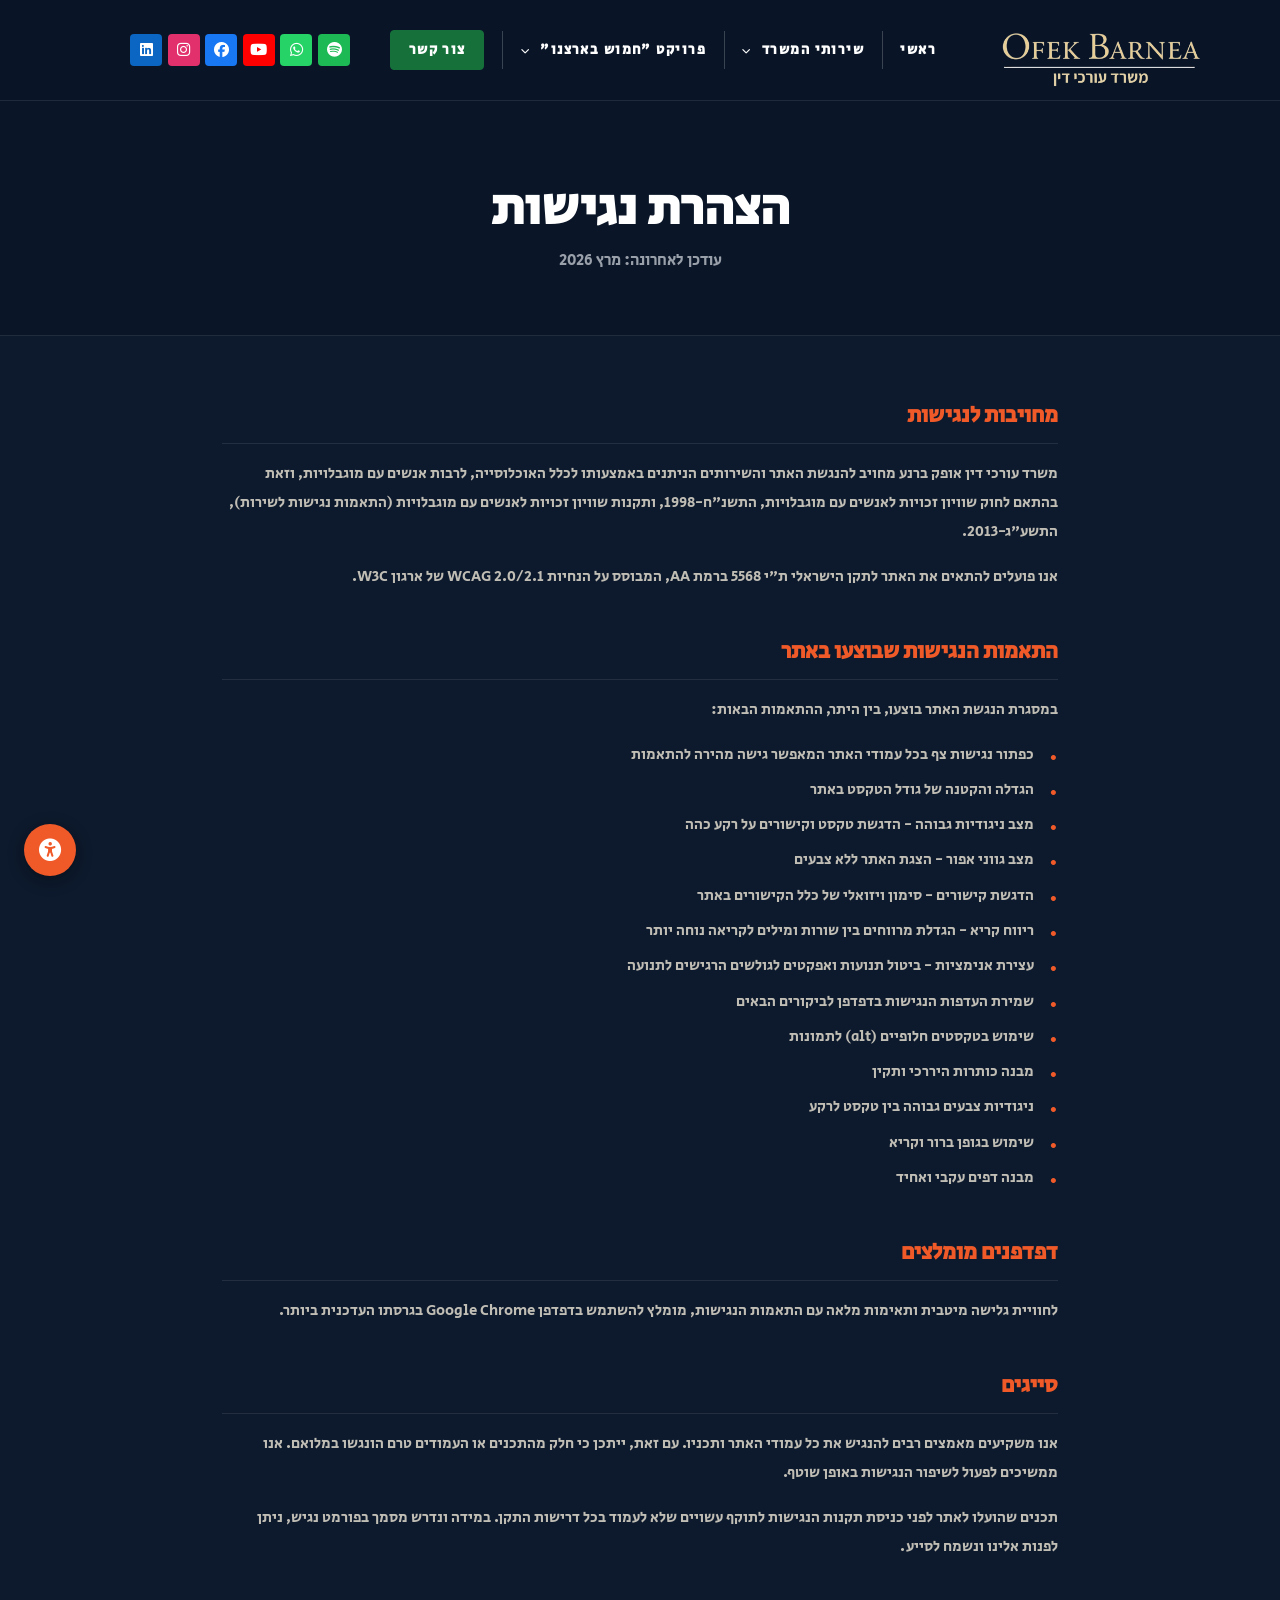
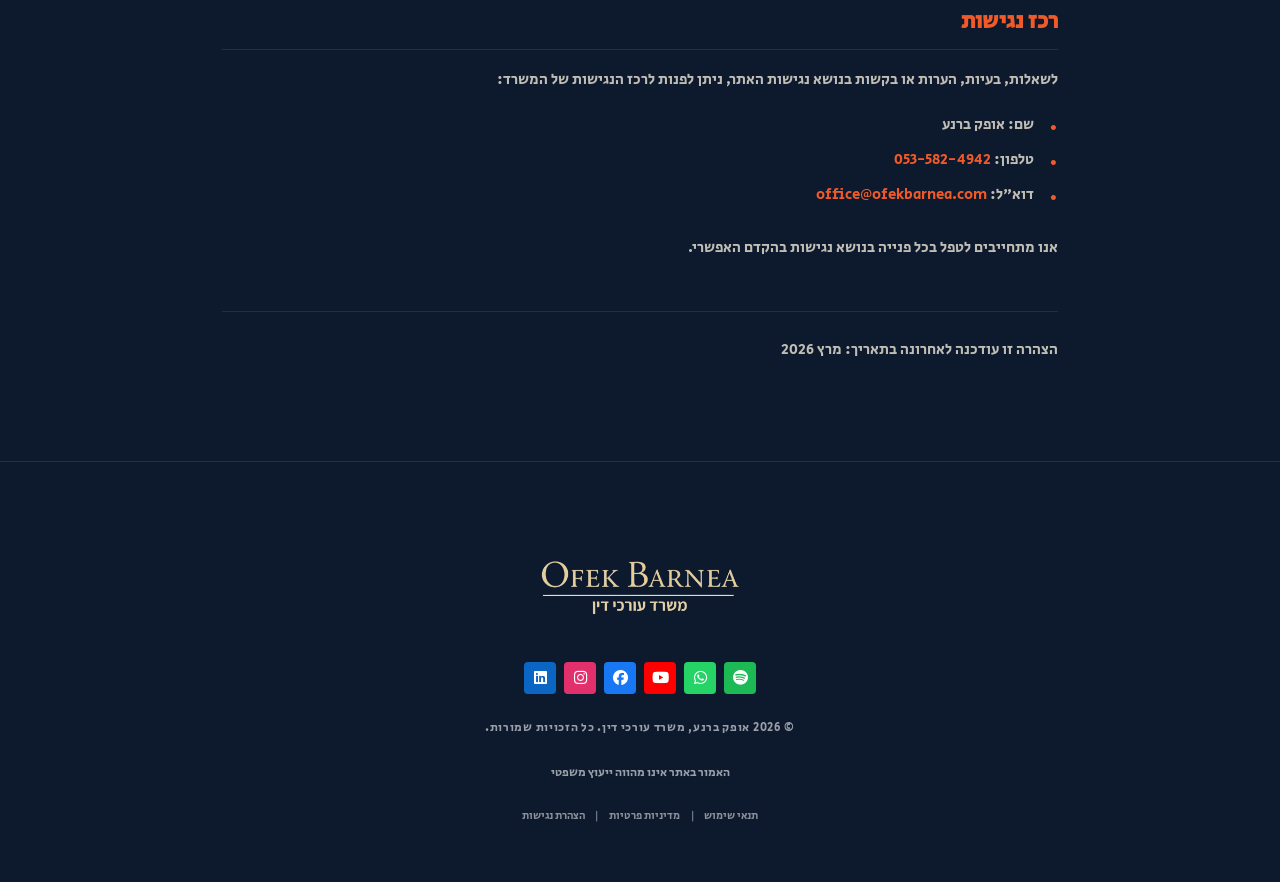
<file: accessibility.html>
<!DOCTYPE html>
<html lang="he" dir="rtl">
<head>
  <meta charset="UTF-8" />
  <meta name="viewport" content="width=device-width, initial-scale=1.0" />
  <title>הצהרת נגישות | אופק ברנע משרד עורכי דין</title>
  <!-- Open Graph -->
  <meta property="og:type" content="website" />
  <meta property="og:url" content="https://ofekbarnea.co.il/accessibility.html" />
  <meta property="og:title" content="הצהרת נגישות | אופק ברנע משרד עורכי דין" />
  <meta property="og:description" content="הצהרת נגישות — אופק ברנע משרד עורכי דין" />
  <meta property="og:image" content="https://ofekbarnea.co.il/images/og-image.png" />
  <meta property="og:image:width" content="1200" />
  <meta property="og:image:height" content="630" />
  <meta property="og:locale" content="he_IL" />
  <meta property="og:site_name" content="אופק ברנע | משרד עורכי דין" />
  <link rel="preconnect" href="https://fonts.googleapis.com" />
  <link rel="preconnect" href="https://fonts.gstatic.com" crossorigin />
  <link href="https://fonts.googleapis.com/css2?family=Secular+One&display=swap" rel="stylesheet" />
  <link rel="stylesheet" href="https://cdnjs.cloudflare.com/ajax/libs/font-awesome/6.5.0/css/all.min.css" />
  <link rel="stylesheet" href="legal.css?v=2" />
  <link rel="stylesheet" href="accessibility-widget.css" />
  <!-- Google AdSense -->
  <script async src="https://pagead2.googlesyndication.com/pagead/js/adsbygoogle.js?client=ca-pub-5288496160555646"
     crossorigin="anonymous"></script>
</head>
<body>
  <a href="#main-content" class="skip-to-content">דלג לתוכן</a>

  <!-- ===== HEADER ===== -->
  <header class="header">
    <nav class="nav">
      <a href="index.html" class="nav-logo">
        <img src="images/משרד עורכי דין ללא רקע.png" alt="אופק ברנע משרד עורכי דין" class="nav-logo-img" />
      </a>
      <ul class="nav-links" id="nav-links">
        <li><a href="index.html">ראשי</a></li>
        <li class="nav-dropdown">
          <a href="index.html#services">שירותי המשרד <i class="fa-solid fa-chevron-down nav-chevron"></i></a>
          <ul class="dropdown-menu">
            <li><a href="neshek.html">רישוי נשק</a></li>
            <li><a href="sgira.html">סגירת תיק פלילי</a></li>
            <li><a href="plili.html">ייצוג בהליכים פליליים</a></li>
            <li><a href="index.html#services">תיקים פליליים</a></li>
            <li><a href="index.html#services">ייעוץ לפני חקירה</a></li>
            <li><a href="index.html#services">ליווי משפטי</a></li>
            <li><a href="index.html#services">ייעוץ משפטי</a></li>
            <li><a href="erar.html">המדריך להגשת ערר על שלילת רישיון נשק</a></li>
          </ul>
        </li>
        <li class="nav-dropdown">
          <a href="index.html#podcast">פרויקט "חמוש בארצנו" <i class="fa-solid fa-chevron-down nav-chevron"></i></a>
          <ul class="dropdown-menu">
            <li><a href="events.html">אירועים קרובים</a></li>
            <li><a href="workshops.html">סדנאות והכשרות</a></li>
            <li><a href="podcast.html">פודקאסט</a></li>
          </ul>
        </li>
        <li><a href="index.html#contact" class="nav-cta">צור קשר</a></li>
      </ul>
      <div class="nav-socials">
        <a href="https://open.spotify.com/show/7q9zEQTl915sBsNd84j75X" class="social-btn spotify" target="_blank" rel="noopener noreferrer" aria-label="Spotify"><i class="fa-brands fa-spotify"></i></a>
        <a href="https://wa.me/972535824942" class="social-btn whatsapp" target="_blank" rel="noopener noreferrer" aria-label="WhatsApp"><i class="fa-brands fa-whatsapp"></i></a>
        <a href="https://youtube.com/playlist?list=PLqxdzFOfiqajC1ga6WbpKCWWV9lNp_h2v" class="social-btn youtube" target="_blank" rel="noopener noreferrer" aria-label="YouTube"><i class="fa-brands fa-youtube"></i></a>
        <a href="https://www.facebook.com/ofek.barnea.5/" class="social-btn facebook" target="_blank" rel="noopener noreferrer" aria-label="Facebook"><i class="fa-brands fa-facebook"></i></a>
        <a href="https://www.instagram.com/ofek_barnea" class="social-btn instagram" target="_blank" rel="noopener noreferrer" aria-label="Instagram"><i class="fa-brands fa-instagram"></i></a>
        <a href="https://www.linkedin.com/in/ofek-barnea-23609a282/" class="social-btn linkedin" target="_blank" rel="noopener noreferrer" aria-label="LinkedIn"><i class="fa-brands fa-linkedin"></i></a>
      </div>
      <button class="hamburger" id="hamburger" aria-label="תפריט">
        <span></span>
        <span></span>
        <span></span>
      </button>
    </nav>
  </header>

  <main>
  <!-- ===== HERO ===== -->
  <section class="lg-hero" id="main-content">
    <div class="lg-container">
      <h1 class="lg-hero-title">הצהרת נגישות</h1>
      <p class="lg-hero-subtitle">עודכן לאחרונה: מרץ 2026</p>
    </div>
  </section>

  <!-- ===== CONTENT ===== -->
  <section class="lg-content">
    <div class="lg-container">

      <h2>מחויבות לנגישות</h2>
      <p>משרד עורכי דין אופק ברנע מחויב להנגשת האתר והשירותים הניתנים באמצעותו לכלל האוכלוסייה, לרבות אנשים עם מוגבלויות, וזאת בהתאם לחוק שוויון זכויות לאנשים עם מוגבלויות, התשנ"ח-1998, ותקנות שוויון זכויות לאנשים עם מוגבלויות (התאמות נגישות לשירות), התשע"ג-2013.</p>
      <p>אנו פועלים להתאים את האתר לתקן הישראלי ת"י 5568 ברמת AA, המבוסס על הנחיות WCAG 2.0/2.1 של ארגון W3C.</p>

      <h2>התאמות הנגישות שבוצעו באתר</h2>
      <p>במסגרת הנגשת האתר בוצעו, בין היתר, ההתאמות הבאות:</p>
      <ul>
        <li>כפתור נגישות צף בכל עמודי האתר המאפשר גישה מהירה להתאמות</li>
        <li>הגדלה והקטנה של גודל הטקסט באתר</li>
        <li>מצב ניגודיות גבוהה - הדגשת טקסט וקישורים על רקע כהה</li>
        <li>מצב גווני אפור - הצגת האתר ללא צבעים</li>
        <li>הדגשת קישורים - סימון ויזואלי של כלל הקישורים באתר</li>
        <li>ריווח קריא - הגדלת מרווחים בין שורות ומילים לקריאה נוחה יותר</li>
        <li>עצירת אנימציות - ביטול תנועות ואפקטים לגולשים הרגישים לתנועה</li>
        <li>שמירת העדפות הנגישות בדפדפן לביקורים הבאים</li>
        <li>שימוש בטקסטים חלופיים (alt) לתמונות</li>
        <li>מבנה כותרות היררכי ותקין</li>
        <li>ניגודיות צבעים גבוהה בין טקסט לרקע</li>
        <li>שימוש בגופן ברור וקריא</li>
        <li>מבנה דפים עקבי ואחיד</li>
      </ul>

      <h2>דפדפנים מומלצים</h2>
      <p>לחוויית גלישה מיטבית ותאימות מלאה עם התאמות הנגישות, מומלץ להשתמש בדפדפן Google Chrome בגרסתו העדכנית ביותר.</p>

      <h2>סייגים</h2>
      <p>אנו משקיעים מאמצים רבים להנגיש את כל עמודי האתר ותכניו. עם זאת, ייתכן כי חלק מהתכנים או העמודים טרם הונגשו במלואם. אנו ממשיכים לפעול לשיפור הנגישות באופן שוטף.</p>
      <p>תכנים שהועלו לאתר לפני כניסת תקנות הנגישות לתוקף עשויים שלא לעמוד בכל דרישות התקן. במידה ונדרש מסמך בפורמט נגיש, ניתן לפנות אלינו ונשמח לסייע.</p>

      <h2>רכז נגישות</h2>
      <p>לשאלות, בעיות, הערות או בקשות בנושא נגישות האתר, ניתן לפנות לרכז הנגישות של המשרד:</p>
      <ul>
        <li>שם: אופק ברנע</li>
        <li>טלפון: <a href="tel:+972535824942">053-582-4942</a></li>
        <li>דוא"ל: <a href="mailto:office@ofekbarnea.com">office@ofekbarnea.com</a></li>
      </ul>
      <p>אנו מתחייבים לטפל בכל פנייה בנושא נגישות בהקדם האפשרי.</p>

      <p class="lg-update">הצהרה זו עודכנה לאחרונה בתאריך: מרץ 2026</p>

    </div>
  </section>

  </main>

  <!-- ===== FOOTER ===== -->
  <footer class="footer">
    <div class="container">
      <div class="footer-logo">
        <img src="images/משרד עורכי דין ללא רקע.png" alt="אופק ברנע משרד עורכי דין" class="footer-logo-img" />
      </div>
      <div class="social-icons">
        <a href="https://open.spotify.com/show/7q9zEQTl915sBsNd84j75X" class="social-btn spotify" target="_blank" rel="noopener noreferrer" aria-label="Spotify"><i class="fa-brands fa-spotify"></i></a>
        <a href="https://wa.me/972535824942" class="social-btn whatsapp" target="_blank" rel="noopener noreferrer" aria-label="WhatsApp"><i class="fa-brands fa-whatsapp"></i></a>
        <a href="https://youtube.com/playlist?list=PLqxdzFOfiqajC1ga6WbpKCWWV9lNp_h2v" class="social-btn youtube" target="_blank" rel="noopener noreferrer" aria-label="YouTube"><i class="fa-brands fa-youtube"></i></a>
        <a href="https://www.facebook.com/ofek.barnea.5/" class="social-btn facebook" target="_blank" rel="noopener noreferrer" aria-label="Facebook"><i class="fa-brands fa-facebook"></i></a>
        <a href="https://www.instagram.com/ofek_barnea" class="social-btn instagram" target="_blank" rel="noopener noreferrer" aria-label="Instagram"><i class="fa-brands fa-instagram"></i></a>
        <a href="https://www.linkedin.com/in/ofek-barnea-23609a282/" class="social-btn linkedin" target="_blank" rel="noopener noreferrer" aria-label="LinkedIn"><i class="fa-brands fa-linkedin"></i></a>
      </div>
      <p class="footer-copy">© 2026 אופק ברנע, משרד עורכי דין. כל הזכויות שמורות.</p>
      <p class="footer-disclaimer">האמור באתר אינו מהווה ייעוץ משפטי</p>
      <div class="footer-legal-links">
        <a href="terms.html">תנאי שימוש</a>
        <span class="footer-sep">|</span>
        <a href="privacy.html">מדיניות פרטיות</a>
        <span class="footer-sep">|</span>
        <a href="accessibility.html">הצהרת נגישות</a>
      </div>
    </div>
  </footer>

  <script src="script.js"></script>
  <script src="accessibility.js"></script>
</body>
</html>
</file>
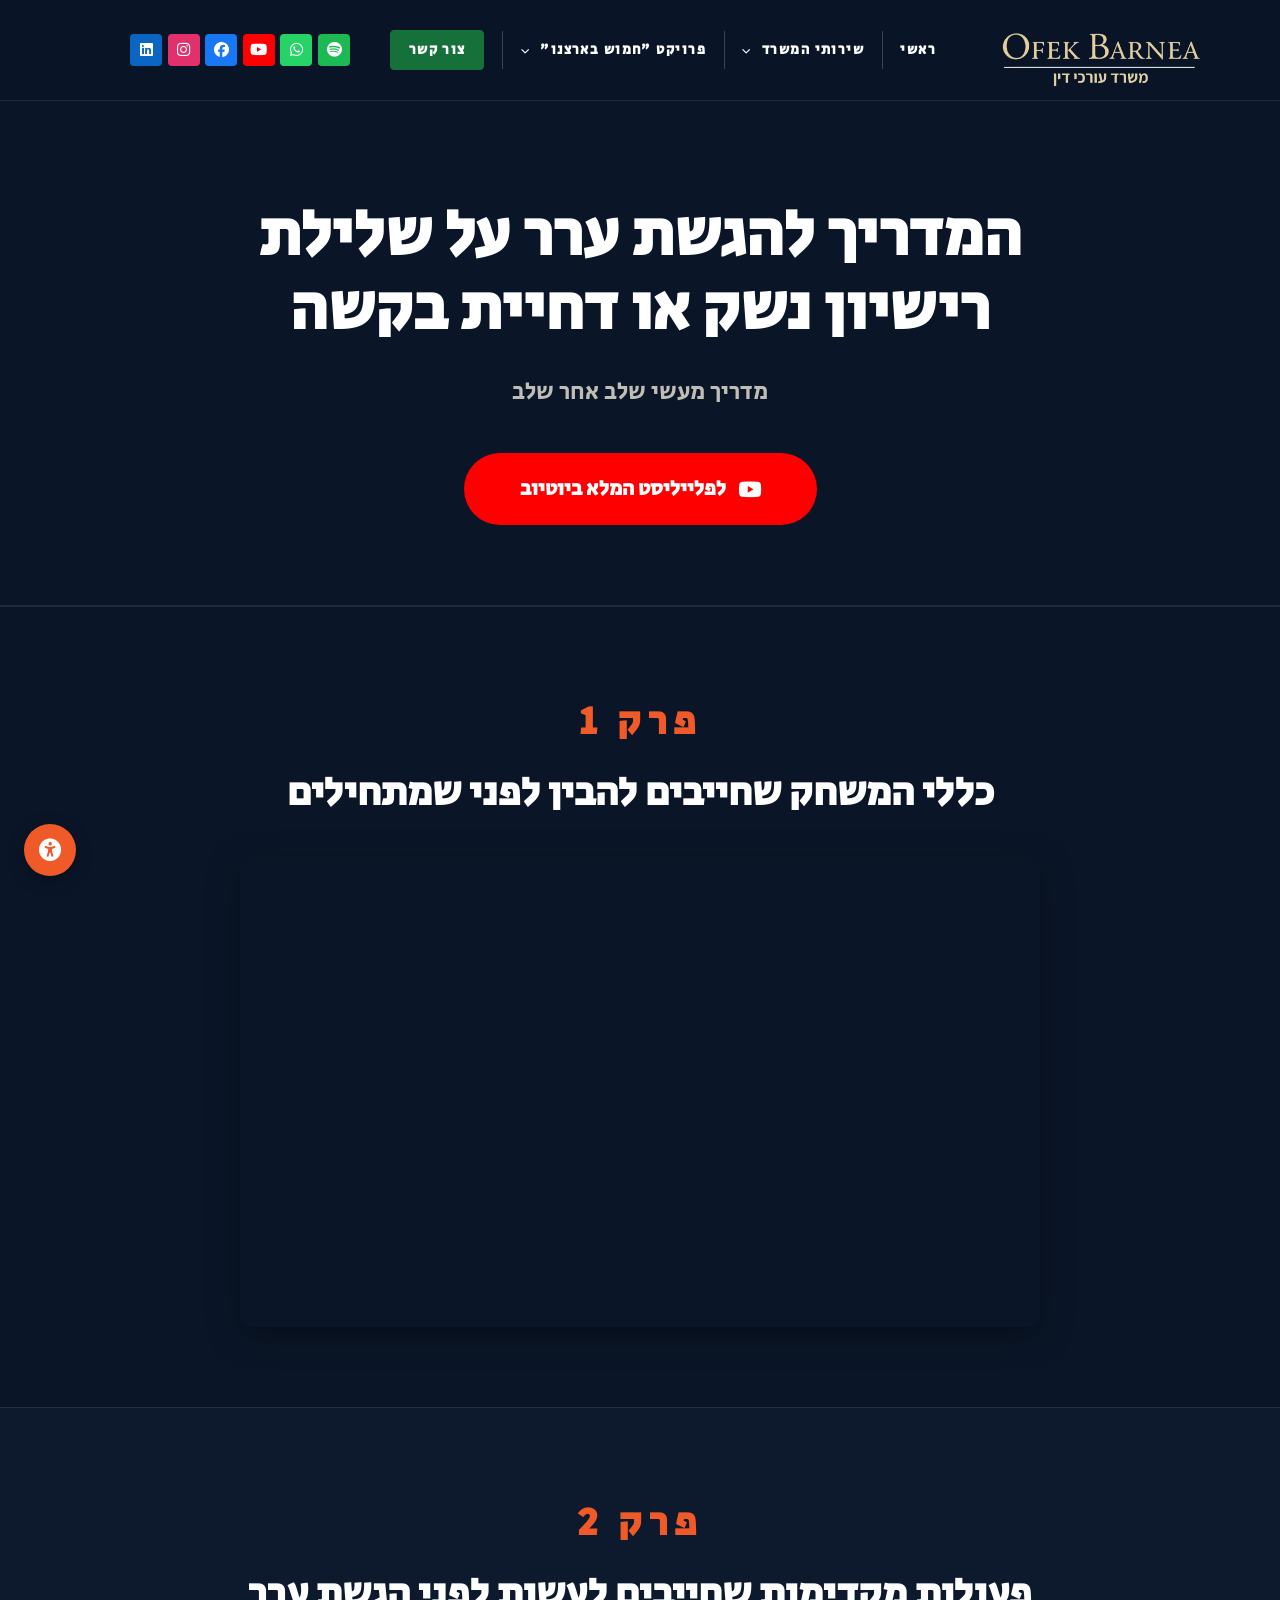
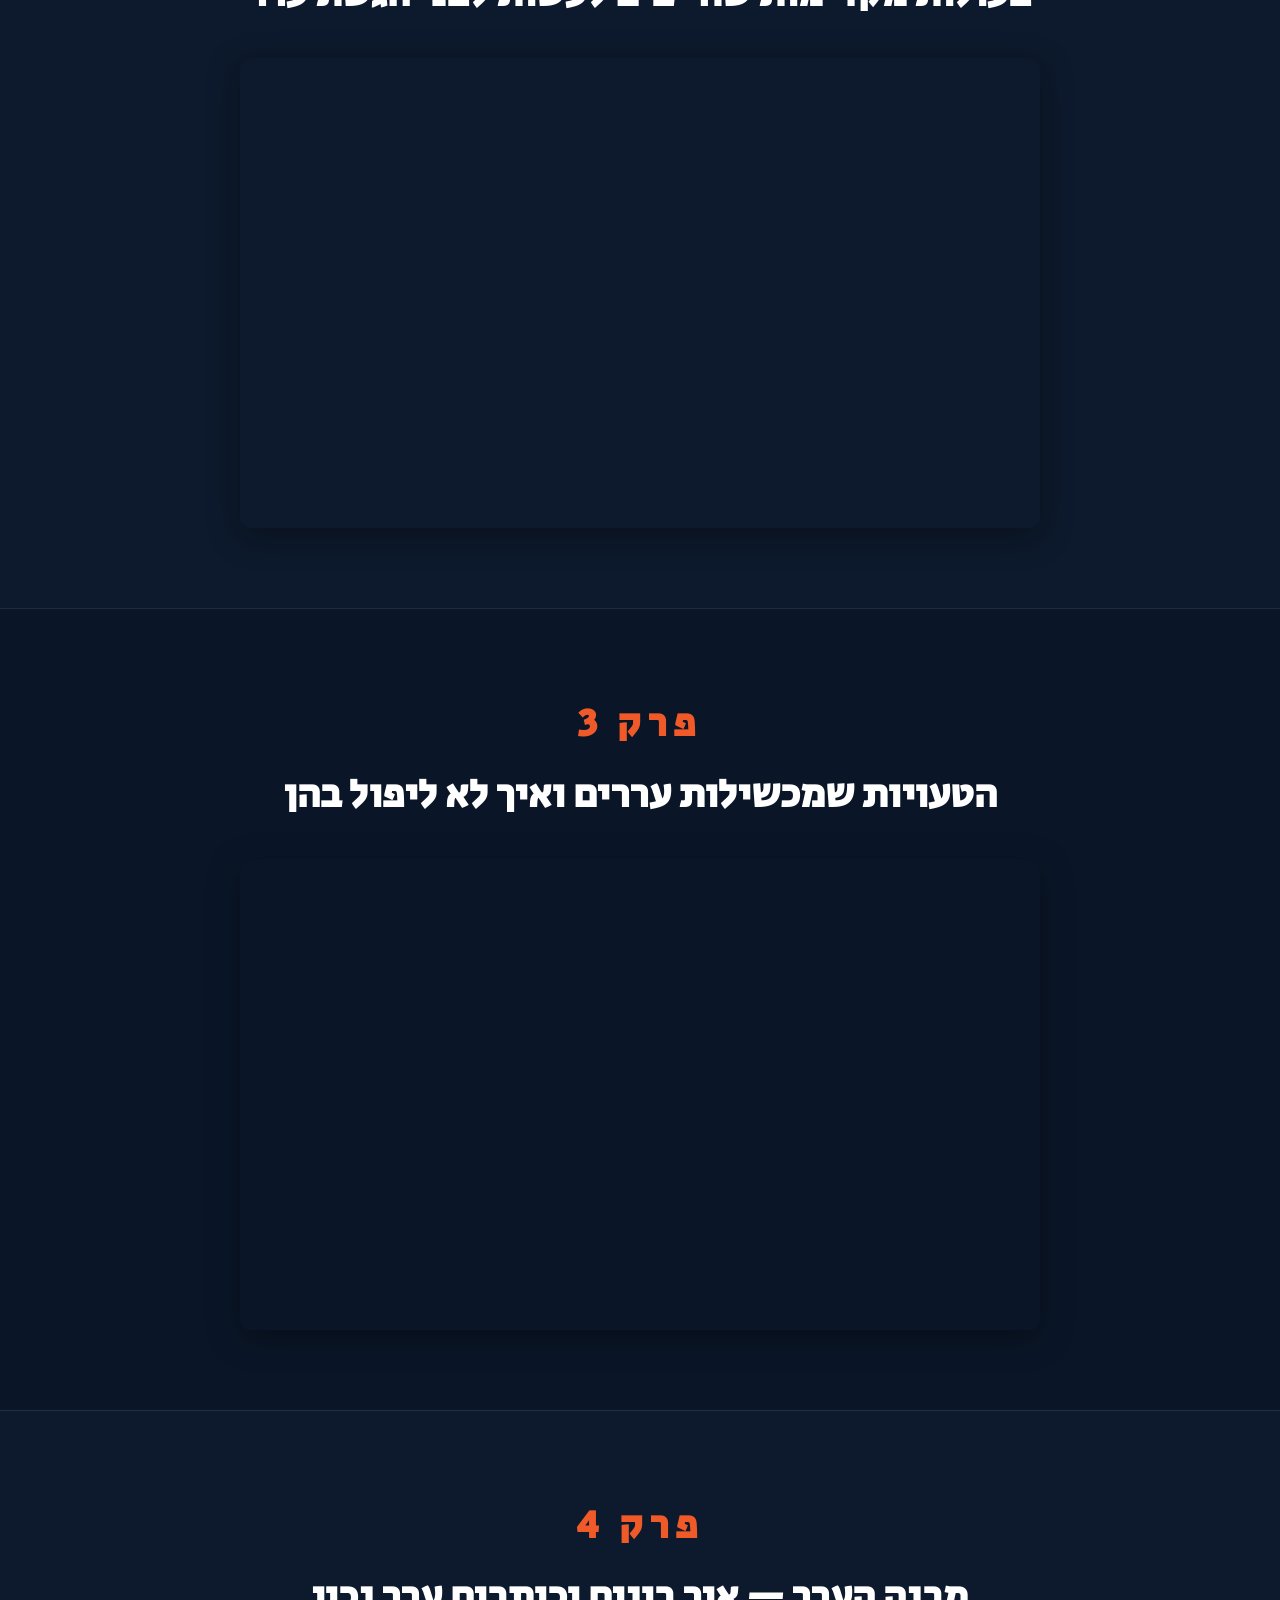
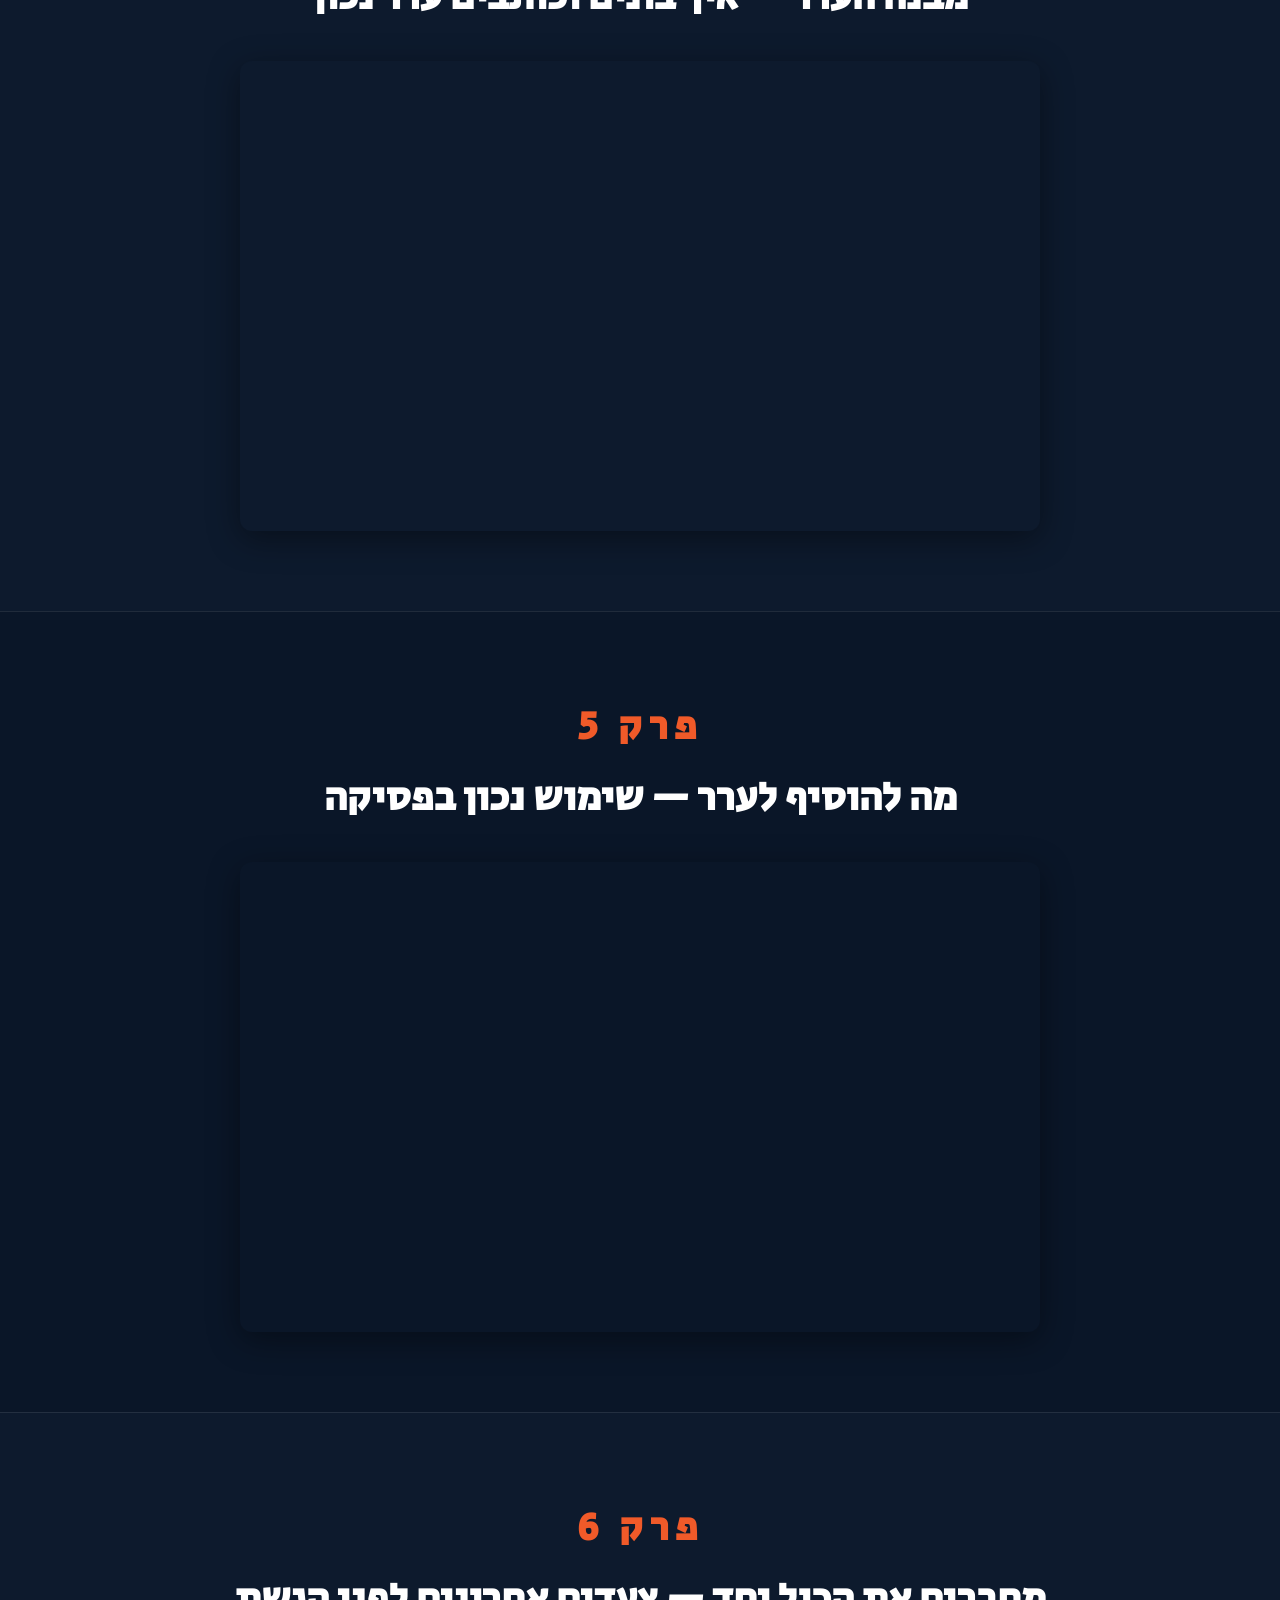
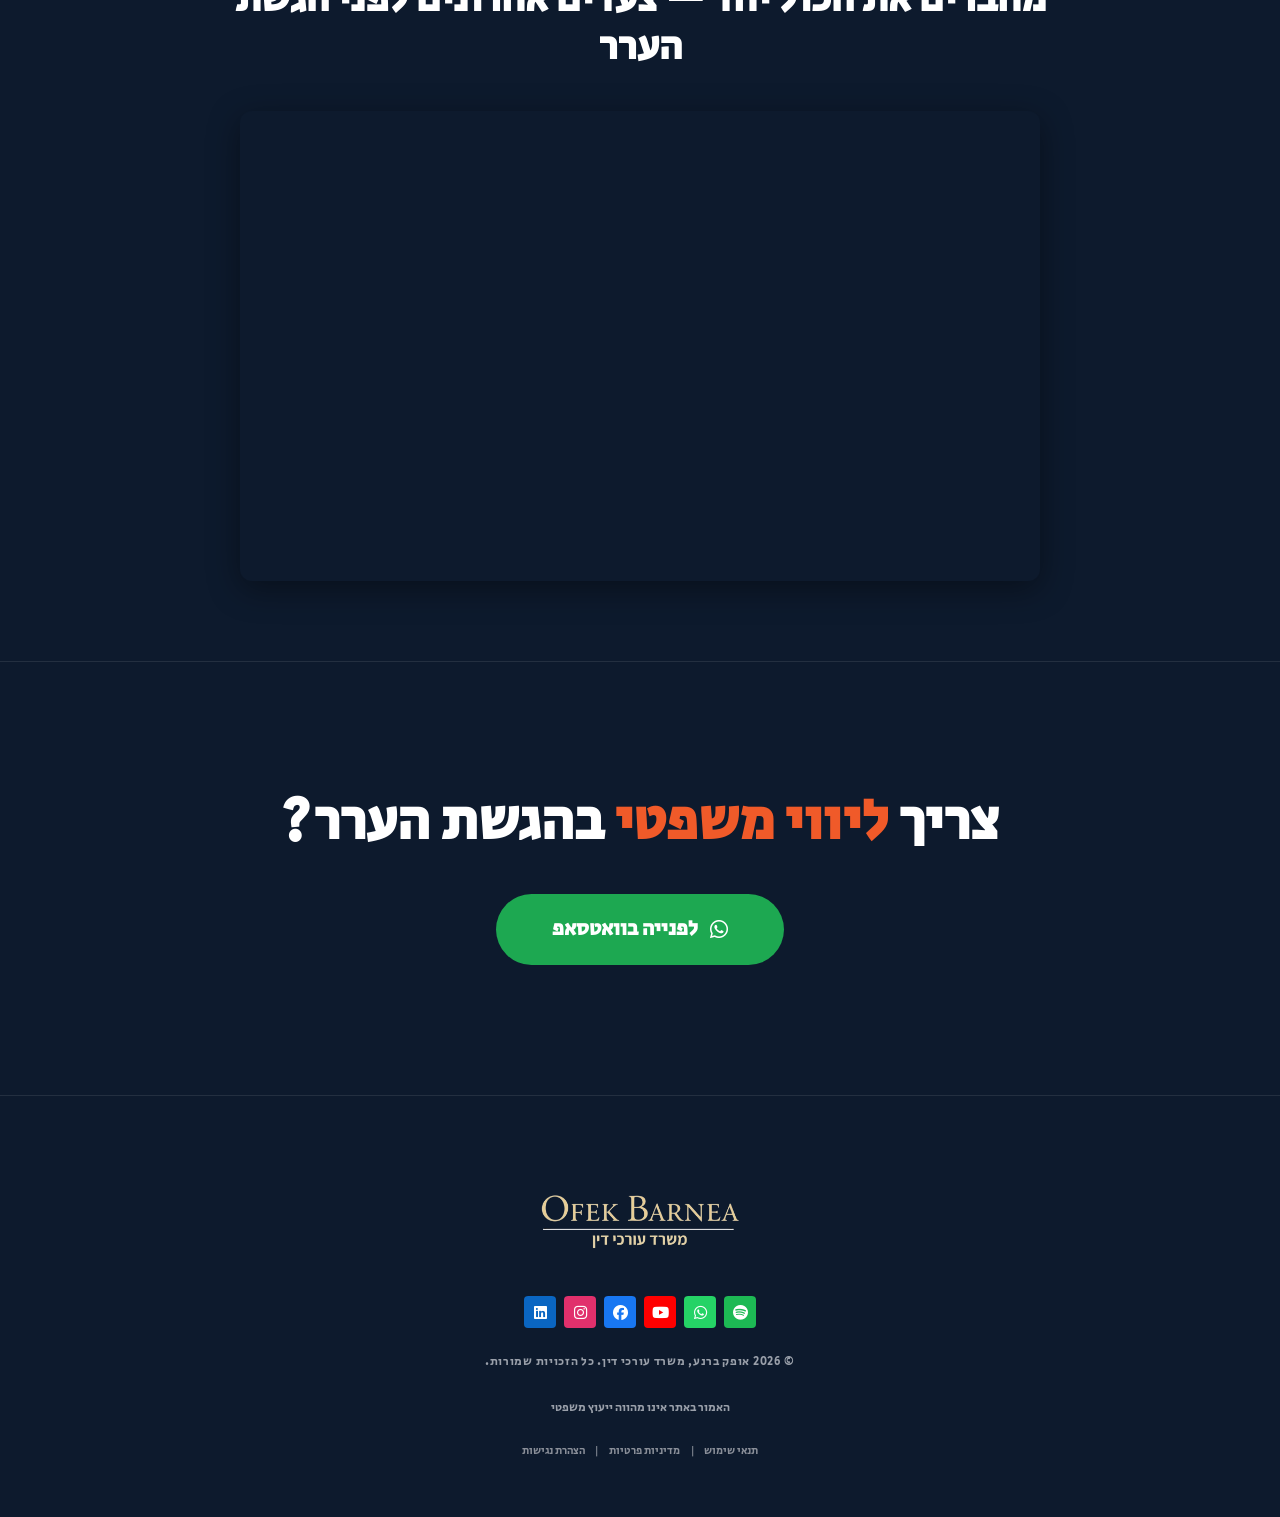
<file: erar.html>
<!DOCTYPE html>
<html lang="he" dir="rtl">
<head>
  <meta charset="UTF-8" />
  <meta name="viewport" content="width=device-width, initial-scale=1.0" />
  <title>המדריך להגשת ערר על שלילת רישיון נשק | אופק ברנע משרד עורכי דין</title>
  <!-- Open Graph -->
  <meta property="og:type" content="website" />
  <meta property="og:url" content="https://ofekbarnea.co.il/erar.html" />
  <meta property="og:title" content="המדריך להגשת ערר על שלילת רישיון נשק | אופק ברנע משרד עורכי דין" />
  <meta property="og:description" content="המדריך המלא להגשת ערר על שלילת רישיון נשק או דחיית בקשה" />
  <meta property="og:image" content="https://ofekbarnea.co.il/images/og-image.png" />
  <meta property="og:image:width" content="1200" />
  <meta property="og:image:height" content="630" />
  <meta property="og:locale" content="he_IL" />
  <meta property="og:site_name" content="אופק ברנע | משרד עורכי דין" />
  <link rel="preconnect" href="https://fonts.googleapis.com" />
  <link rel="preconnect" href="https://fonts.gstatic.com" crossorigin />
  <link href="https://fonts.googleapis.com/css2?family=Secular+One&display=swap" rel="stylesheet" />
  <link rel="stylesheet" href="https://cdnjs.cloudflare.com/ajax/libs/font-awesome/6.5.0/css/all.min.css" />
  <link rel="stylesheet" href="erar.css?v=3" />
  <link rel="stylesheet" href="accessibility-widget.css" />
  <!-- Google AdSense -->
  <script async src="https://pagead2.googlesyndication.com/pagead/js/adsbygoogle.js?client=ca-pub-5288496160555646"
     crossorigin="anonymous"></script>
</head>
<body>
  <a href="#main-content" class="skip-to-content">דלג לתוכן</a>

  <!-- ===== HEADER ===== -->
  <header class="header">
    <nav class="nav">
      <a href="index.html" class="nav-logo">
        <img src="images/משרד עורכי דין ללא רקע.png" alt="אופק ברנע משרד עורכי דין" class="nav-logo-img" />
      </a>
      <ul class="nav-links" id="nav-links">
        <li><a href="index.html">ראשי</a></li>
        <li class="nav-dropdown">
          <a href="index.html#services">שירותי המשרד <i class="fa-solid fa-chevron-down nav-chevron"></i></a>
          <ul class="dropdown-menu">
            <li><a href="neshek.html">רישוי נשק</a></li>
            <li><a href="sgira.html">סגירת תיק פלילי</a></li>
            <li><a href="plili.html">ייצוג בהליכים פליליים</a></li>
            <li><a href="index.html#services">תיקים פליליים</a></li>
            <li><a href="index.html#services">ייעוץ לפני חקירה</a></li>
            <li><a href="index.html#services">ליווי משפטי</a></li>
            <li><a href="index.html#services">ייעוץ משפטי</a></li>
            <li><a href="erar.html">המדריך להגשת ערר על שלילת רישיון נשק</a></li>
          </ul>
        </li>
        <li class="nav-dropdown">
          <a href="index.html#podcast">פרויקט "חמוש בארצנו" <i class="fa-solid fa-chevron-down nav-chevron"></i></a>
          <ul class="dropdown-menu">
            <li><a href="events.html">אירועים קרובים</a></li>
            <li><a href="workshops.html">סדנאות והכשרות</a></li>
            <li><a href="podcast.html">פודקאסט</a></li>
          </ul>
        </li>
        <li><a href="index.html#contact" class="nav-cta">צור קשר</a></li>
      </ul>
      <div class="nav-socials">
        <a href="https://open.spotify.com/show/7q9zEQTl915sBsNd84j75X" class="social-btn spotify" target="_blank" rel="noopener noreferrer" aria-label="Spotify"><i class="fa-brands fa-spotify"></i></a>
        <a href="https://wa.me/972535824942" class="social-btn whatsapp" target="_blank" rel="noopener noreferrer" aria-label="WhatsApp"><i class="fa-brands fa-whatsapp"></i></a>
        <a href="https://youtube.com/playlist?list=PLqxdzFOfiqajC1ga6WbpKCWWV9lNp_h2v" class="social-btn youtube" target="_blank" rel="noopener noreferrer" aria-label="YouTube"><i class="fa-brands fa-youtube"></i></a>
        <a href="https://www.facebook.com/ofek.barnea.5/" class="social-btn facebook" target="_blank" rel="noopener noreferrer" aria-label="Facebook"><i class="fa-brands fa-facebook"></i></a>
        <a href="https://www.instagram.com/ofek_barnea" class="social-btn instagram" target="_blank" rel="noopener noreferrer" aria-label="Instagram"><i class="fa-brands fa-instagram"></i></a>
        <a href="https://www.linkedin.com/in/ofek-barnea-23609a282/" class="social-btn linkedin" target="_blank" rel="noopener noreferrer" aria-label="LinkedIn"><i class="fa-brands fa-linkedin"></i></a>
      </div>
      <button class="hamburger" id="hamburger" aria-label="תפריט">
        <span></span>
        <span></span>
        <span></span>
      </button>
    </nav>
  </header>

  <main>
  <!-- ===== HERO ===== -->
  <section class="e-hero" id="main-content">
    <div class="e-hero-inner">
      <h1 class="e-hero-title">המדריך להגשת ערר על שלילת רישיון נשק או דחיית בקשה</h1>
      <p class="e-hero-subtitle">מדריך מעשי שלב אחר שלב</p>
      <a href="https://youtube.com/playlist?list=PLqxdzFOfiqajsYuYWBTRckNGaydKXIZRq&si=T6iKpjmSMcETLIry" class="e-btn-red e-btn-xl" target="_blank" rel="noopener noreferrer">
        <i class="fa-brands fa-youtube"></i>
        <span>לפלייליסט המלא ביוטיוב</span>
      </a>
    </div>
  </section>

  <!-- ===== EPISODE 1 ===== -->
  <section class="e-section e-section-dark">
    <div class="e-container">
      <p class="e-episode-num">פרק 1</p>
      <h2 class="e-episode-title">כללי המשחק שחייבים להבין לפני שמתחילים</h2>
      <div class="e-video-wrapper">
        <iframe src="https://www.youtube.com/embed/iBgU0Px4DLc" title="פרק 1 - כללי המשחק שחייבים להבין לפני שמתחילים" frameborder="0" allow="accelerometer; autoplay; clipboard-write; encrypted-media; gyroscope; picture-in-picture" allowfullscreen></iframe>
      </div>
    </div>
  </section>

  <!-- ===== EPISODE 2 ===== -->
  <section class="e-section e-section-light">
    <div class="e-container">
      <p class="e-episode-num">פרק 2</p>
      <h2 class="e-episode-title">פעולות מקדימות שחייבים לעשות לפני הגשת ערר</h2>
      <div class="e-video-wrapper">
        <iframe src="https://www.youtube.com/embed/Bvb4LToudug" title="פרק 2 - פעולות מקדימות שחייבים לעשות לפני הגשת ערר" frameborder="0" allow="accelerometer; autoplay; clipboard-write; encrypted-media; gyroscope; picture-in-picture" allowfullscreen></iframe>
      </div>
    </div>
  </section>

  <!-- ===== EPISODE 3 ===== -->
  <section class="e-section e-section-dark">
    <div class="e-container">
      <p class="e-episode-num">פרק 3</p>
      <h2 class="e-episode-title">הטעויות שמכשילות עררים ואיך לא ליפול בהן</h2>
      <div class="e-video-wrapper">
        <iframe src="https://www.youtube.com/embed/VGqm4I2qcc0" title="פרק 3 - הטעויות שמכשילות עררים ואיך לא ליפול בהן" frameborder="0" allow="accelerometer; autoplay; clipboard-write; encrypted-media; gyroscope; picture-in-picture" allowfullscreen></iframe>
      </div>
    </div>
  </section>

  <!-- ===== EPISODE 4 ===== -->
  <section class="e-section e-section-light">
    <div class="e-container">
      <p class="e-episode-num">פרק 4</p>
      <h2 class="e-episode-title">מבנה הערר — איך בונים וכותבים ערר נכון</h2>
      <div class="e-video-wrapper">
        <iframe src="https://www.youtube.com/embed/F8MXMZGWhhI" title="פרק 4 - מבנה הערר- איך בונים וכותבים ערר נכון" frameborder="0" allow="accelerometer; autoplay; clipboard-write; encrypted-media; gyroscope; picture-in-picture" allowfullscreen></iframe>
      </div>
    </div>
  </section>

  <!-- ===== EPISODE 5 ===== -->
  <section class="e-section e-section-dark">
    <div class="e-container">
      <p class="e-episode-num">פרק 5</p>
      <h2 class="e-episode-title">מה להוסיף לערר — שימוש נכון בפסיקה</h2>
      <div class="e-video-wrapper">
        <iframe src="https://www.youtube.com/embed/fXokbCNWpgo" title="פרק 5 - מה להוסיף לערר- שימוש נכון בפסיקה" frameborder="0" allow="accelerometer; autoplay; clipboard-write; encrypted-media; gyroscope; picture-in-picture" allowfullscreen></iframe>
      </div>
    </div>
  </section>

  <!-- ===== EPISODE 6 ===== -->
  <section class="e-section e-section-light">
    <div class="e-container">
      <p class="e-episode-num">פרק 6</p>
      <h2 class="e-episode-title">מחברים את הכול יחד — צעדים אחרונים לפני הגשת הערר</h2>
      <div class="e-video-wrapper">
        <iframe src="https://www.youtube.com/embed/sBG3oCYJXJQ" title="פרק 6 - מחברים את הכול יחד- צעדים אחרונים לפני הגשת הערר" frameborder="0" allow="accelerometer; autoplay; clipboard-write; encrypted-media; gyroscope; picture-in-picture" allowfullscreen></iframe>
      </div>
    </div>
  </section>

  <!-- ===== CTA ===== -->
  <section class="e-cta">
    <div class="e-container">
      <h2 class="e-cta-title">צריך <span class="e-orange">ליווי משפטי</span> בהגשת הערר?</h2>
      <a href="https://wa.me/972535824942" class="e-btn-green e-btn-xl">
        <i class="fa-brands fa-whatsapp"></i> לפנייה בוואטסאפ
      </a>
    </div>
  </section>

  </main>

  <!-- ===== FOOTER ===== -->
  <footer class="footer">
    <div class="container">
      <div class="footer-logo">
        <img src="images/משרד עורכי דין ללא רקע.png" alt="אופק ברנע משרד עורכי דין" class="footer-logo-img" />
      </div>
      <div class="social-icons">
        <a href="https://open.spotify.com/show/7q9zEQTl915sBsNd84j75X" class="social-btn spotify" target="_blank" rel="noopener noreferrer" aria-label="Spotify"><i class="fa-brands fa-spotify"></i></a>
        <a href="https://wa.me/972535824942" class="social-btn whatsapp" target="_blank" rel="noopener noreferrer" aria-label="WhatsApp"><i class="fa-brands fa-whatsapp"></i></a>
        <a href="https://youtube.com/playlist?list=PLqxdzFOfiqajC1ga6WbpKCWWV9lNp_h2v" class="social-btn youtube" target="_blank" rel="noopener noreferrer" aria-label="YouTube"><i class="fa-brands fa-youtube"></i></a>
        <a href="https://www.facebook.com/ofek.barnea.5/" class="social-btn facebook" target="_blank" rel="noopener noreferrer" aria-label="Facebook"><i class="fa-brands fa-facebook"></i></a>
        <a href="https://www.instagram.com/ofek_barnea" class="social-btn instagram" target="_blank" rel="noopener noreferrer" aria-label="Instagram"><i class="fa-brands fa-instagram"></i></a>
        <a href="https://www.linkedin.com/in/ofek-barnea-23609a282/" class="social-btn linkedin" target="_blank" rel="noopener noreferrer" aria-label="LinkedIn"><i class="fa-brands fa-linkedin"></i></a>
      </div>
      <p class="footer-copy">&copy; 2026 אופק ברנע, משרד עורכי דין. כל הזכויות שמורות.</p>
      <p class="footer-disclaimer">האמור באתר אינו מהווה ייעוץ משפטי</p>
      <div class="footer-legal-links">
        <a href="terms.html">תנאי שימוש</a>
        <span class="footer-sep">|</span>
        <a href="privacy.html">מדיניות פרטיות</a>
        <span class="footer-sep">|</span>
        <a href="accessibility.html">הצהרת נגישות</a>
      </div>
    </div>
  </footer>

  <script src="script.js"></script>
  <script src="accessibility.js"></script>
</body>
</html>
</file>
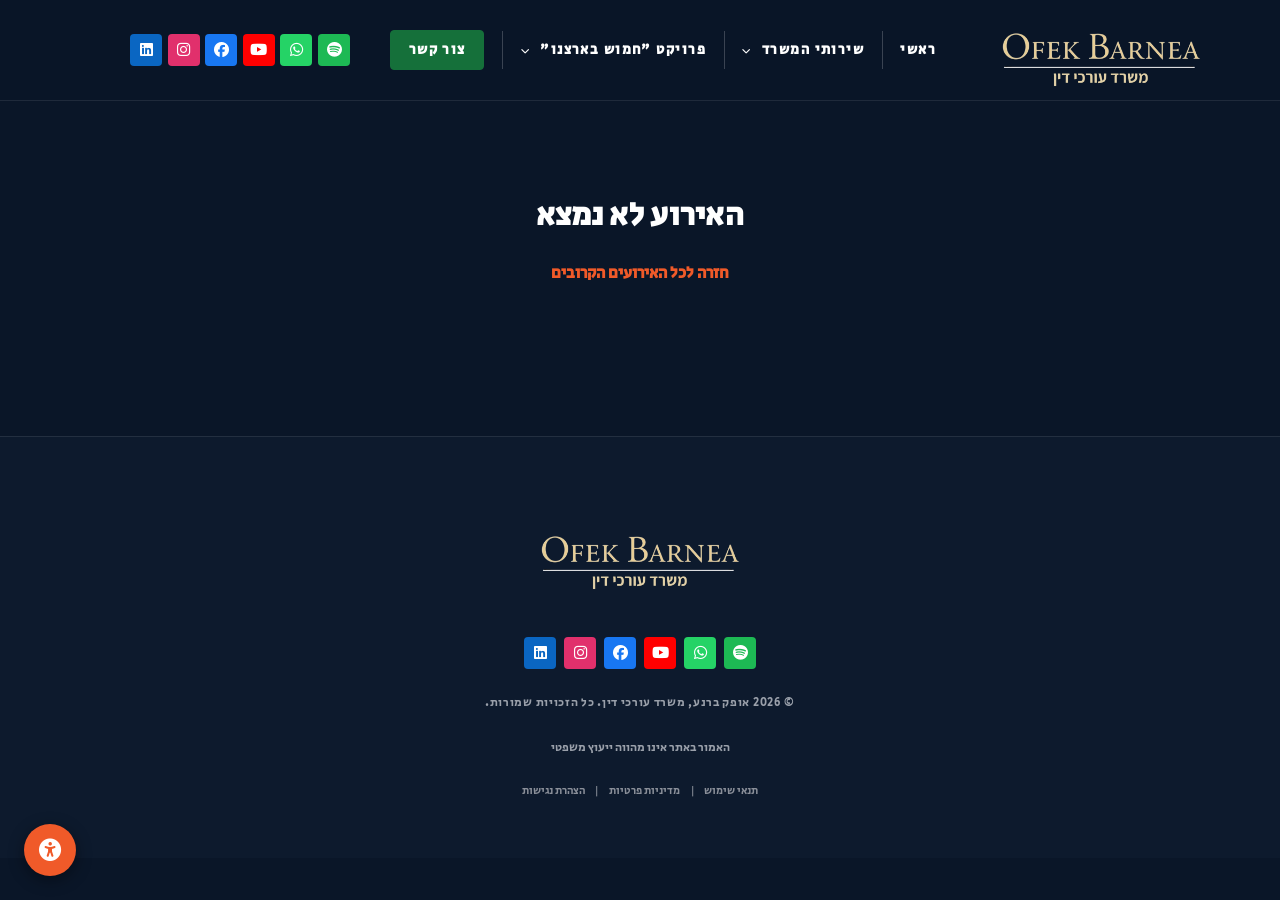
<file: event.html>
<!DOCTYPE html>
<html lang="he" dir="rtl">
<head>
  <meta charset="UTF-8" />
  <meta name="viewport" content="width=device-width, initial-scale=1.0" />
  <title>חמוש בארצנו - אירוע | אופק ברנע משרד עורכי דין</title>
  <!-- Open Graph -->
  <meta property="og:type" content="website" />
  <meta property="og:url" content="https://ofekbarnea.co.il/event.html" />
  <meta property="og:title" content="חמוש בארצנו - אירוע קרוב | אופק ברנע משרד עורכי דין" />
  <meta property="og:description" content="פרטי אירוע של פרויקט חמוש בארצנו" />
  <meta property="og:image" content="https://ofekbarnea.co.il/images/og-image.png" />
  <meta property="og:image:width" content="1200" />
  <meta property="og:image:height" content="630" />
  <meta property="og:locale" content="he_IL" />
  <meta property="og:site_name" content="אופק ברנע | משרד עורכי דין" />
  <link rel="preconnect" href="https://fonts.googleapis.com" />
  <link rel="preconnect" href="https://fonts.gstatic.com" crossorigin />
  <link href="https://fonts.googleapis.com/css2?family=Secular+One&display=swap" rel="stylesheet" />
  <link rel="stylesheet" href="https://cdnjs.cloudflare.com/ajax/libs/font-awesome/6.5.0/css/all.min.css" />
  <link rel="stylesheet" href="events.css?v=16" />
  <link rel="stylesheet" href="accessibility-widget.css" />
  <!-- Google AdSense -->
  <script async src="https://pagead2.googlesyndication.com/pagead/js/adsbygoogle.js?client=ca-pub-5288496160555646"
     crossorigin="anonymous"></script>
</head>
<body>
  <a href="#main-content" class="skip-to-content">דלג לתוכן</a>

  <!-- ===== HEADER ===== -->
  <header class="header">
    <nav class="nav">
      <a href="index.html" class="nav-logo">
        <img src="images/משרד עורכי דין ללא רקע.png" alt="אופק ברנע משרד עורכי דין" class="nav-logo-img" />
      </a>
      <ul class="nav-links" id="nav-links">
        <li><a href="index.html">ראשי</a></li>
        <li class="nav-dropdown">
          <a href="index.html#services">שירותי המשרד <i class="fa-solid fa-chevron-down nav-chevron"></i></a>
          <ul class="dropdown-menu">
            <li><a href="neshek.html">רישוי נשק</a></li>
            <li><a href="sgira.html">סגירת תיק פלילי</a></li>
            <li><a href="plili.html">ייצוג בהליכים פליליים</a></li>
            <li><a href="index.html#services">תיקים פליליים</a></li>
            <li><a href="index.html#services">ייעוץ לפני חקירה</a></li>
            <li><a href="index.html#services">ליווי משפטי</a></li>
            <li><a href="index.html#services">ייעוץ משפטי</a></li>
            <li><a href="erar.html">המדריך להגשת ערר על שלילת רישיון נשק</a></li>
          </ul>
        </li>
        <li class="nav-dropdown">
          <a href="index.html#podcast">פרויקט "חמוש בארצנו" <i class="fa-solid fa-chevron-down nav-chevron"></i></a>
          <ul class="dropdown-menu">
            <li><a href="events.html">אירועים קרובים</a></li>
            <li><a href="workshops.html">סדנאות והכשרות</a></li>
            <li><a href="podcast.html">פודקאסט</a></li>
          </ul>
        </li>
        <li><a href="index.html#contact" class="nav-cta">צור קשר</a></li>
      </ul>
      <div class="nav-socials">
        <a href="https://open.spotify.com/show/7q9zEQTl915sBsNd84j75X" class="social-btn spotify" target="_blank" rel="noopener noreferrer" aria-label="Spotify"><i class="fa-brands fa-spotify"></i></a>
        <a href="https://wa.me/972535824942" class="social-btn whatsapp" target="_blank" rel="noopener noreferrer" aria-label="WhatsApp"><i class="fa-brands fa-whatsapp"></i></a>
        <a href="https://youtube.com/playlist?list=PLqxdzFOfiqajC1ga6WbpKCWWV9lNp_h2v" class="social-btn youtube" target="_blank" rel="noopener noreferrer" aria-label="YouTube"><i class="fa-brands fa-youtube"></i></a>
        <a href="https://www.facebook.com/ofek.barnea.5/" class="social-btn facebook" target="_blank" rel="noopener noreferrer" aria-label="Facebook"><i class="fa-brands fa-facebook"></i></a>
        <a href="https://www.instagram.com/ofek_barnea" class="social-btn instagram" target="_blank" rel="noopener noreferrer" aria-label="Instagram"><i class="fa-brands fa-instagram"></i></a>
        <a href="https://www.linkedin.com/in/ofek-barnea-23609a282/" class="social-btn linkedin" target="_blank" rel="noopener noreferrer" aria-label="LinkedIn"><i class="fa-brands fa-linkedin"></i></a>
      </div>
      <button class="hamburger" id="hamburger" aria-label="תפריט">
        <span></span>
        <span></span>
        <span></span>
      </button>
    </nav>
  </header>

  <main>
  <!-- ===== EVENT DETAIL ===== -->
  <section class="pc-section ev-detail-section" id="main-content">
    <div class="pc-container">
      <div id="event-detail"></div>
    </div>
  </section>

  <!-- ===== MORE EVENTS ===== -->
  <section class="pc-section ev-suggest-section">
    <div class="pc-container">
      <h2 class="pc-section-big pc-centered">אירועים <span class="pc-orange">נוספים</span></h2>
      <div id="event-suggestions" class="ev-list-cards"></div>
    </div>
  </section>

  </main>

  <!-- ===== FOOTER ===== -->
  <footer class="footer">
    <div class="container">
      <div class="footer-logo">
        <img src="images/משרד עורכי דין ללא רקע.png" alt="אופק ברנע משרד עורכי דין" class="footer-logo-img" />
      </div>
      <div class="social-icons">
        <a href="https://open.spotify.com/show/7q9zEQTl915sBsNd84j75X" class="social-btn spotify" target="_blank" rel="noopener noreferrer" aria-label="Spotify"><i class="fa-brands fa-spotify"></i></a>
        <a href="https://wa.me/972535824942" class="social-btn whatsapp" target="_blank" rel="noopener noreferrer" aria-label="WhatsApp"><i class="fa-brands fa-whatsapp"></i></a>
        <a href="https://youtube.com/playlist?list=PLqxdzFOfiqajC1ga6WbpKCWWV9lNp_h2v" class="social-btn youtube" target="_blank" rel="noopener noreferrer" aria-label="YouTube"><i class="fa-brands fa-youtube"></i></a>
        <a href="https://www.facebook.com/ofek.barnea.5/" class="social-btn facebook" target="_blank" rel="noopener noreferrer" aria-label="Facebook"><i class="fa-brands fa-facebook"></i></a>
        <a href="https://www.instagram.com/ofek_barnea" class="social-btn instagram" target="_blank" rel="noopener noreferrer" aria-label="Instagram"><i class="fa-brands fa-instagram"></i></a>
        <a href="https://www.linkedin.com/in/ofek-barnea-23609a282/" class="social-btn linkedin" target="_blank" rel="noopener noreferrer" aria-label="LinkedIn"><i class="fa-brands fa-linkedin"></i></a>
      </div>
      <p class="footer-copy">© 2026 אופק ברנע, משרד עורכי דין. כל הזכויות שמורות.</p>
      <p class="footer-disclaimer">האמור באתר אינו מהווה ייעוץ משפטי</p>
      <div class="footer-legal-links">
        <a href="terms.html">תנאי שימוש</a>
        <span class="footer-sep">|</span>
        <a href="privacy.html">מדיניות פרטיות</a>
        <span class="footer-sep">|</span>
        <a href="accessibility.html">הצהרת נגישות</a>
      </div>
    </div>
  </footer>

  <script src="events.js?v=16"></script>
  <script src="script.js"></script>
  <script src="accessibility.js"></script>
</body>
</html>
</file>
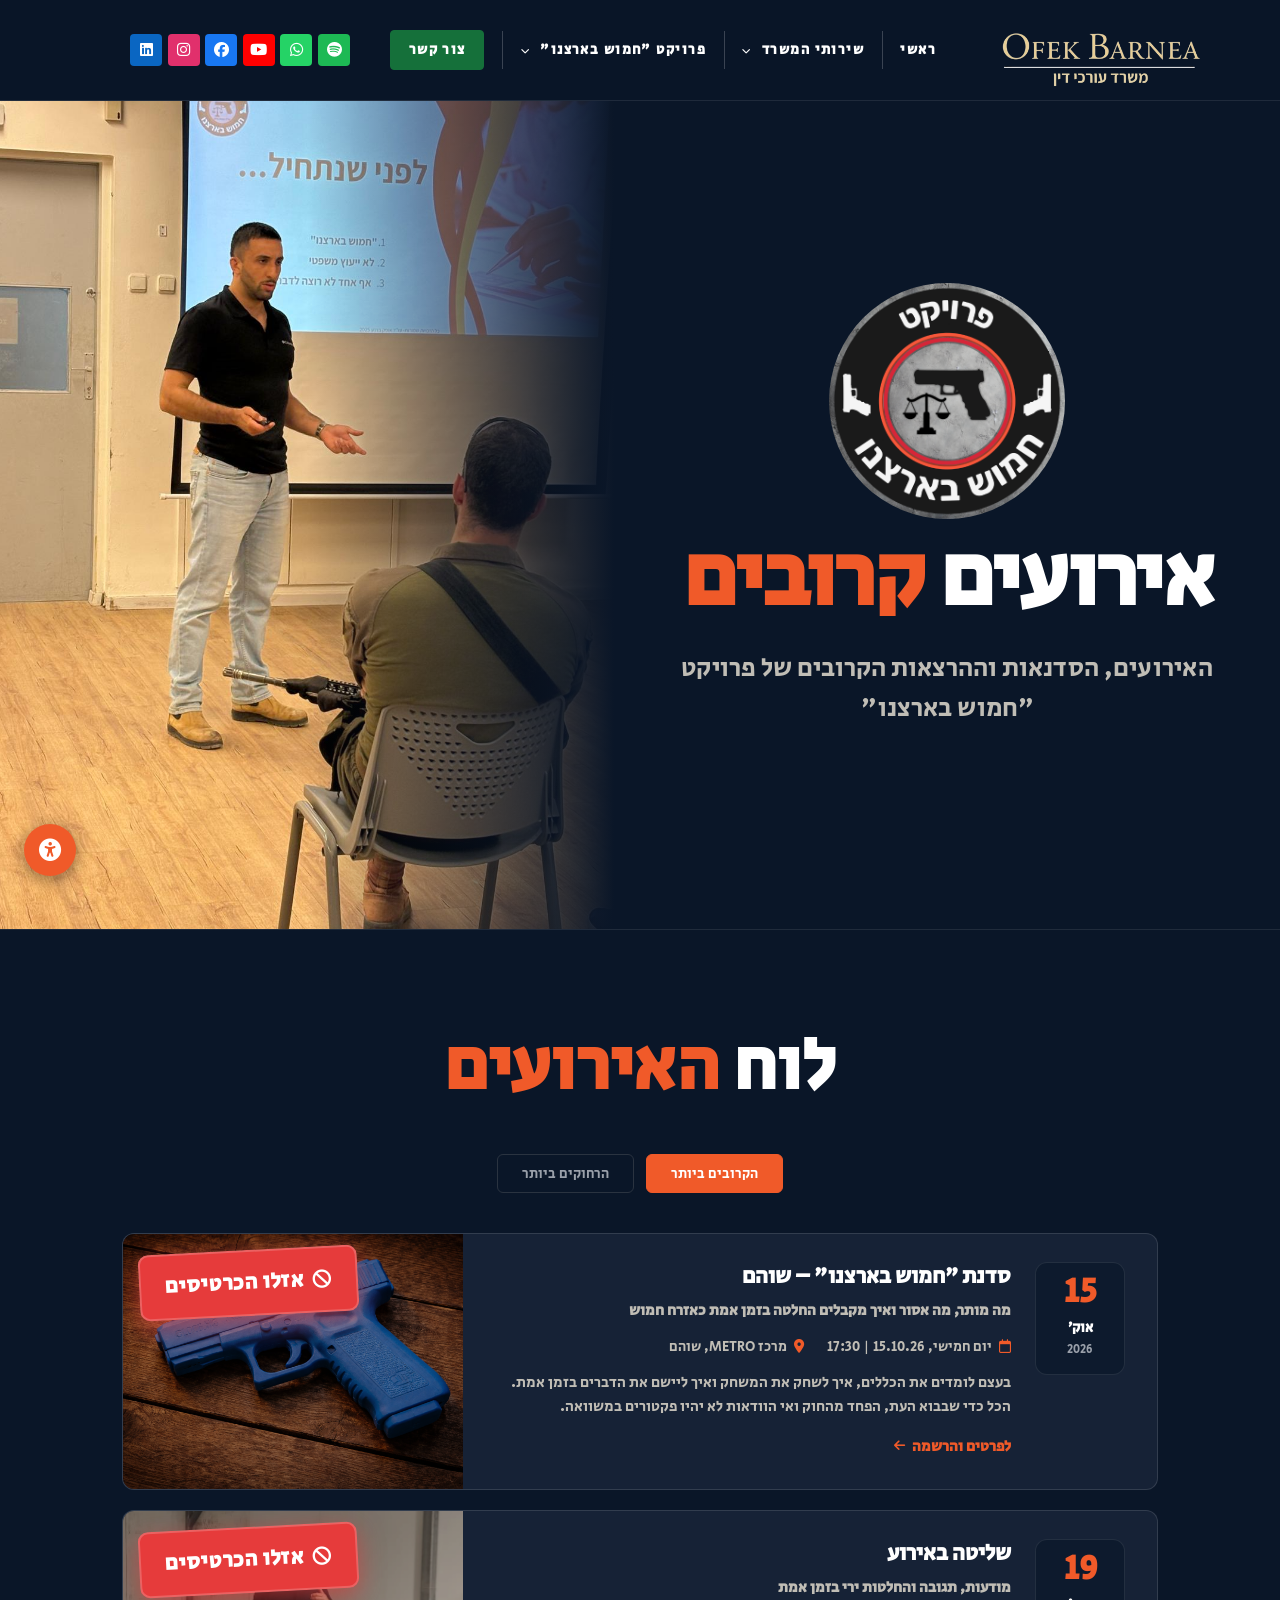
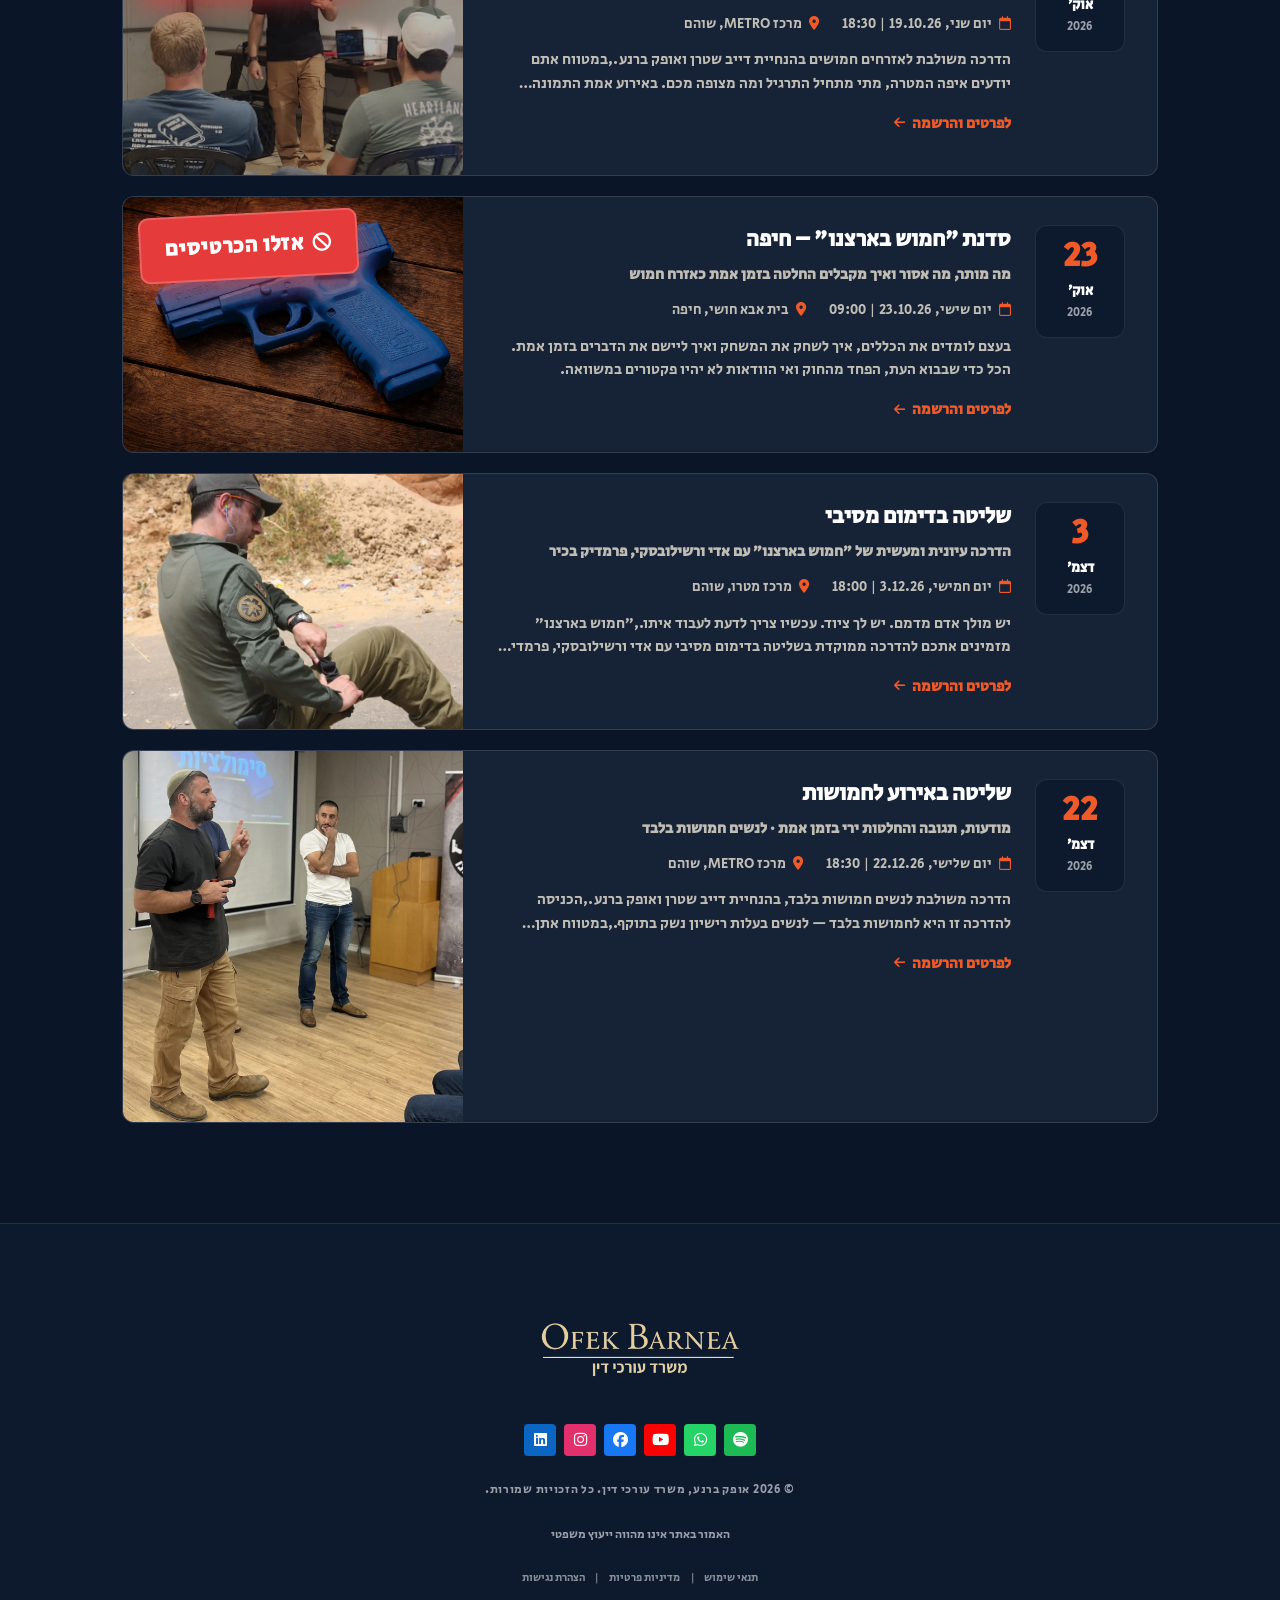
<file: events.html>
<!DOCTYPE html>
<html lang="he" dir="rtl">
<head>
  <meta charset="UTF-8" />
  <meta name="viewport" content="width=device-width, initial-scale=1.0" />
  <title>חמוש בארצנו - אירועים קרובים | אופק ברנע משרד עורכי דין</title>
  <!-- Open Graph -->
  <meta property="og:type" content="website" />
  <meta property="og:url" content="https://ofekbarnea.co.il/events.html" />
  <meta property="og:title" content="חמוש בארצנו - אירועים קרובים | אופק ברנע משרד עורכי דין" />
  <meta property="og:description" content="סדנאות, הרצאות ומפגשים קרובים של פרויקט חמוש בארצנו" />
  <meta property="og:image" content="https://ofekbarnea.co.il/images/og-image.png" />
  <meta property="og:image:width" content="1200" />
  <meta property="og:image:height" content="630" />
  <meta property="og:locale" content="he_IL" />
  <meta property="og:site_name" content="אופק ברנע | משרד עורכי דין" />
  <link rel="preconnect" href="https://fonts.googleapis.com" />
  <link rel="preconnect" href="https://fonts.gstatic.com" crossorigin />
  <link href="https://fonts.googleapis.com/css2?family=Secular+One&display=swap" rel="stylesheet" />
  <link rel="stylesheet" href="https://cdnjs.cloudflare.com/ajax/libs/font-awesome/6.5.0/css/all.min.css" />
  <link rel="stylesheet" href="events.css?v=16" />
  <link rel="stylesheet" href="accessibility-widget.css" />
  <!-- Google AdSense -->
  <script async src="https://pagead2.googlesyndication.com/pagead/js/adsbygoogle.js?client=ca-pub-5288496160555646"
     crossorigin="anonymous"></script>
</head>
<body>
  <a href="#main-content" class="skip-to-content">דלג לתוכן</a>

  <!-- ===== HEADER ===== -->
  <header class="header">
    <nav class="nav">
      <a href="index.html" class="nav-logo">
        <img src="images/משרד עורכי דין ללא רקע.png" alt="אופק ברנע משרד עורכי דין" class="nav-logo-img" />
      </a>
      <ul class="nav-links" id="nav-links">
        <li><a href="index.html">ראשי</a></li>
        <li class="nav-dropdown">
          <a href="index.html#services">שירותי המשרד <i class="fa-solid fa-chevron-down nav-chevron"></i></a>
          <ul class="dropdown-menu">
            <li><a href="neshek.html">רישוי נשק</a></li>
            <li><a href="sgira.html">סגירת תיק פלילי</a></li>
            <li><a href="plili.html">ייצוג בהליכים פליליים</a></li>
            <li><a href="index.html#services">תיקים פליליים</a></li>
            <li><a href="index.html#services">ייעוץ לפני חקירה</a></li>
            <li><a href="index.html#services">ליווי משפטי</a></li>
            <li><a href="index.html#services">ייעוץ משפטי</a></li>
            <li><a href="erar.html">המדריך להגשת ערר על שלילת רישיון נשק</a></li>
          </ul>
        </li>
        <li class="nav-dropdown">
          <a href="index.html#podcast">פרויקט "חמוש בארצנו" <i class="fa-solid fa-chevron-down nav-chevron"></i></a>
          <ul class="dropdown-menu">
            <li><a href="events.html">אירועים קרובים</a></li>
            <li><a href="workshops.html">סדנאות והכשרות</a></li>
            <li><a href="podcast.html">פודקאסט</a></li>
          </ul>
        </li>
        <li><a href="index.html#contact" class="nav-cta">צור קשר</a></li>
      </ul>
      <div class="nav-socials">
        <a href="https://open.spotify.com/show/7q9zEQTl915sBsNd84j75X" class="social-btn spotify" target="_blank" rel="noopener noreferrer" aria-label="Spotify"><i class="fa-brands fa-spotify"></i></a>
        <a href="https://wa.me/972535824942" class="social-btn whatsapp" target="_blank" rel="noopener noreferrer" aria-label="WhatsApp"><i class="fa-brands fa-whatsapp"></i></a>
        <a href="https://youtube.com/playlist?list=PLqxdzFOfiqajC1ga6WbpKCWWV9lNp_h2v" class="social-btn youtube" target="_blank" rel="noopener noreferrer" aria-label="YouTube"><i class="fa-brands fa-youtube"></i></a>
        <a href="https://www.facebook.com/ofek.barnea.5/" class="social-btn facebook" target="_blank" rel="noopener noreferrer" aria-label="Facebook"><i class="fa-brands fa-facebook"></i></a>
        <a href="https://www.instagram.com/ofek_barnea" class="social-btn instagram" target="_blank" rel="noopener noreferrer" aria-label="Instagram"><i class="fa-brands fa-instagram"></i></a>
        <a href="https://www.linkedin.com/in/ofek-barnea-23609a282/" class="social-btn linkedin" target="_blank" rel="noopener noreferrer" aria-label="LinkedIn"><i class="fa-brands fa-linkedin"></i></a>
      </div>
      <button class="hamburger" id="hamburger" aria-label="תפריט">
        <span></span>
        <span></span>
        <span></span>
      </button>
    </nav>
  </header>

  <main>
  <!-- ===== HERO ===== -->
  <section class="pc-hero" id="main-content">
    <div class="pc-hero-inner">
      <div class="pc-hero-text">
        <img src="images/logo.png" alt="חמוש בארצנו" class="pc-hero-logo" />
        <h1 class="pc-hero-title">אירועים <span class="pc-orange">קרובים</span></h1>
        <p class="pc-hero-subtitle">האירועים, הסדנאות וההרצאות הקרובים של פרויקט "חמוש בארצנו"</p>
      </div>
      <div class="pc-hero-photo">
        <img src="images/ofek-lecture.jpeg" alt="סדנת חמוש בארצנו" />
      </div>
    </div>
  </section>

  <!-- ===== EVENTS LIST ===== -->
  <section class="pc-section pc-episodes">
    <div class="pc-container">
      <h2 class="pc-section-big pc-centered">לוח <span class="pc-orange">האירועים</span></h2>
      <div class="pc-sort-bar">
        <button class="pc-sort-btn active" data-sort="soonest">הקרובים ביותר</button>
        <button class="pc-sort-btn" data-sort="latest">הרחוקים ביותר</button>
      </div>
      <div id="events-list-cards" class="ev-list-cards"></div>
      <p id="events-empty" class="ev-empty" hidden>אין כרגע אירועים מתוכננים. עקבו אחרינו לעדכונים.</p>
    </div>
  </section>

  </main>

  <!-- ===== FOOTER ===== -->
  <footer class="footer">
    <div class="container">
      <div class="footer-logo">
        <img src="images/משרד עורכי דין ללא רקע.png" alt="אופק ברנע משרד עורכי דין" class="footer-logo-img" />
      </div>
      <div class="social-icons">
        <a href="https://open.spotify.com/show/7q9zEQTl915sBsNd84j75X" class="social-btn spotify" target="_blank" rel="noopener noreferrer" aria-label="Spotify"><i class="fa-brands fa-spotify"></i></a>
        <a href="https://wa.me/972535824942" class="social-btn whatsapp" target="_blank" rel="noopener noreferrer" aria-label="WhatsApp"><i class="fa-brands fa-whatsapp"></i></a>
        <a href="https://youtube.com/playlist?list=PLqxdzFOfiqajC1ga6WbpKCWWV9lNp_h2v" class="social-btn youtube" target="_blank" rel="noopener noreferrer" aria-label="YouTube"><i class="fa-brands fa-youtube"></i></a>
        <a href="https://www.facebook.com/ofek.barnea.5/" class="social-btn facebook" target="_blank" rel="noopener noreferrer" aria-label="Facebook"><i class="fa-brands fa-facebook"></i></a>
        <a href="https://www.instagram.com/ofek_barnea" class="social-btn instagram" target="_blank" rel="noopener noreferrer" aria-label="Instagram"><i class="fa-brands fa-instagram"></i></a>
        <a href="https://www.linkedin.com/in/ofek-barnea-23609a282/" class="social-btn linkedin" target="_blank" rel="noopener noreferrer" aria-label="LinkedIn"><i class="fa-brands fa-linkedin"></i></a>
      </div>
      <p class="footer-copy">© 2026 אופק ברנע, משרד עורכי דין. כל הזכויות שמורות.</p>
      <p class="footer-disclaimer">האמור באתר אינו מהווה ייעוץ משפטי</p>
      <div class="footer-legal-links">
        <a href="terms.html">תנאי שימוש</a>
        <span class="footer-sep">|</span>
        <a href="privacy.html">מדיניות פרטיות</a>
        <span class="footer-sep">|</span>
        <a href="accessibility.html">הצהרת נגישות</a>
      </div>
    </div>
  </footer>

  <script src="events.js?v=16"></script>
  <script src="script.js"></script>
  <script src="accessibility.js"></script>
</body>
</html>
</file>
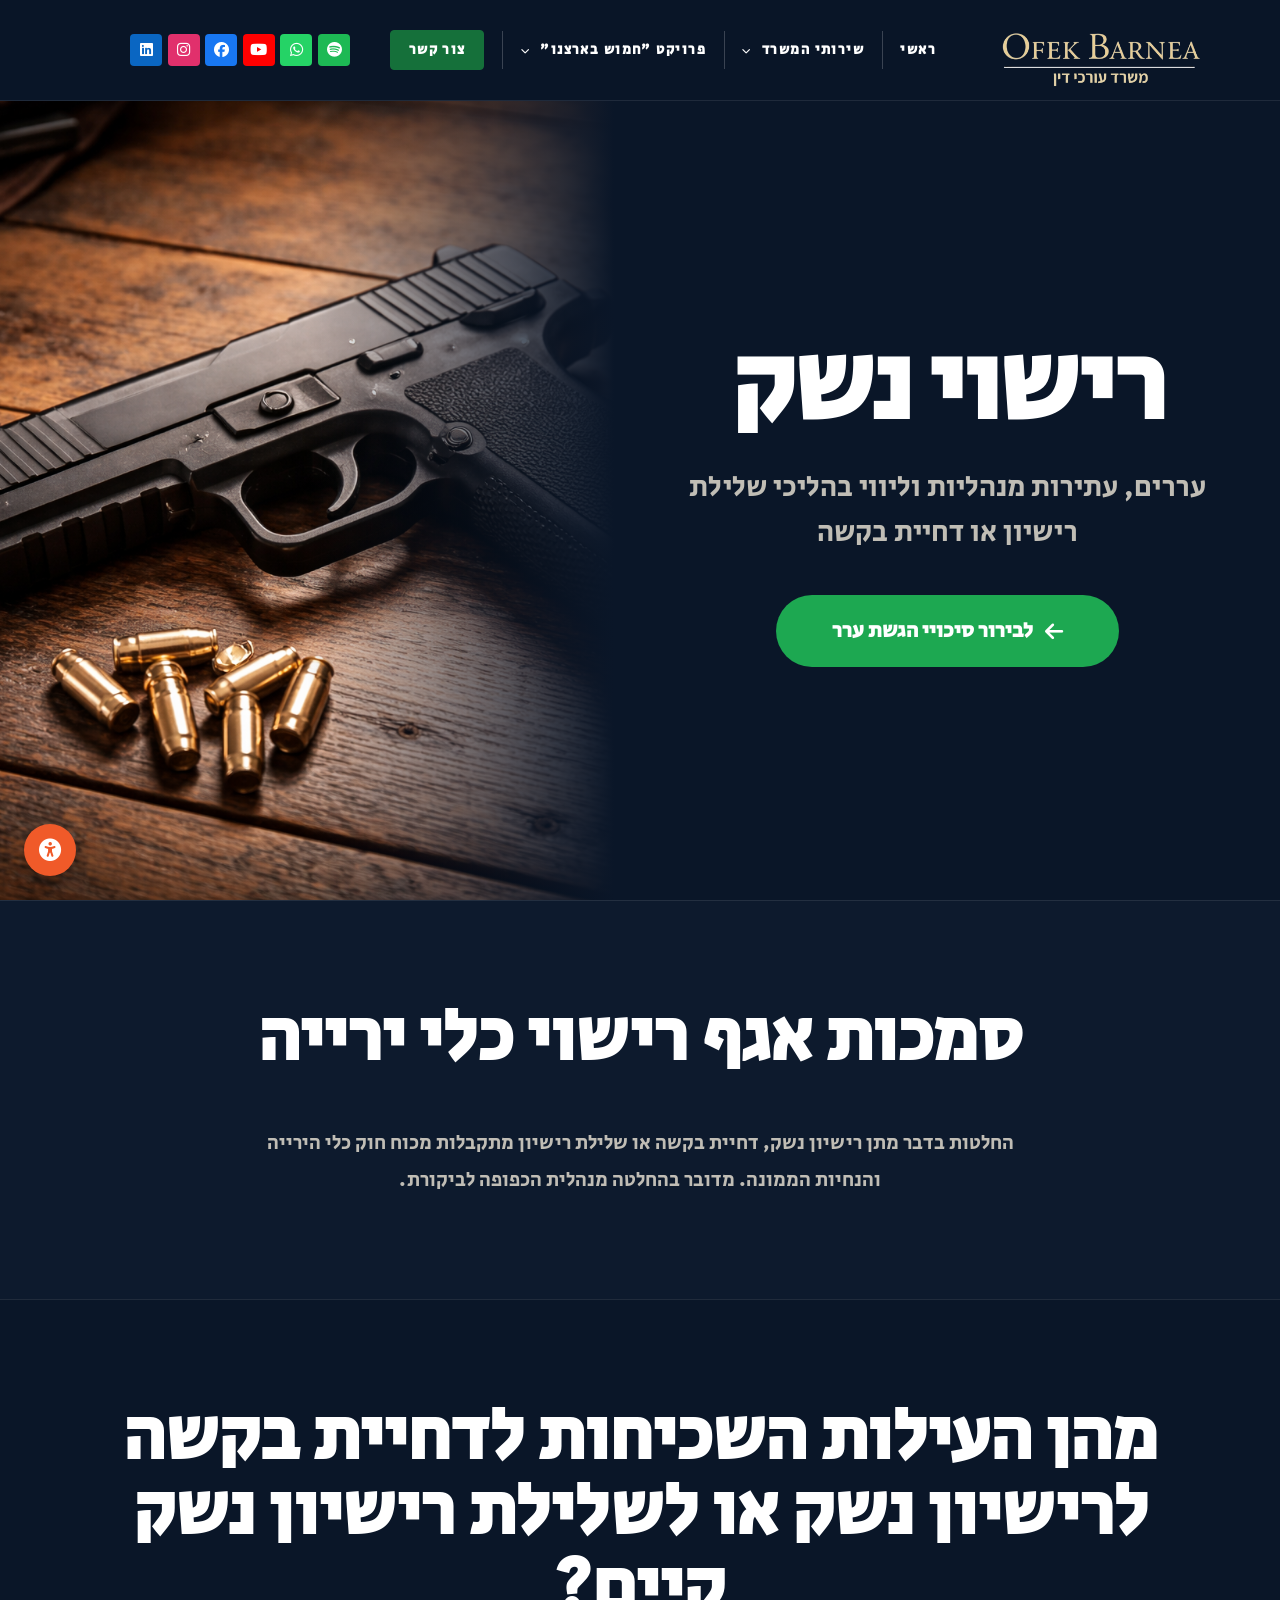
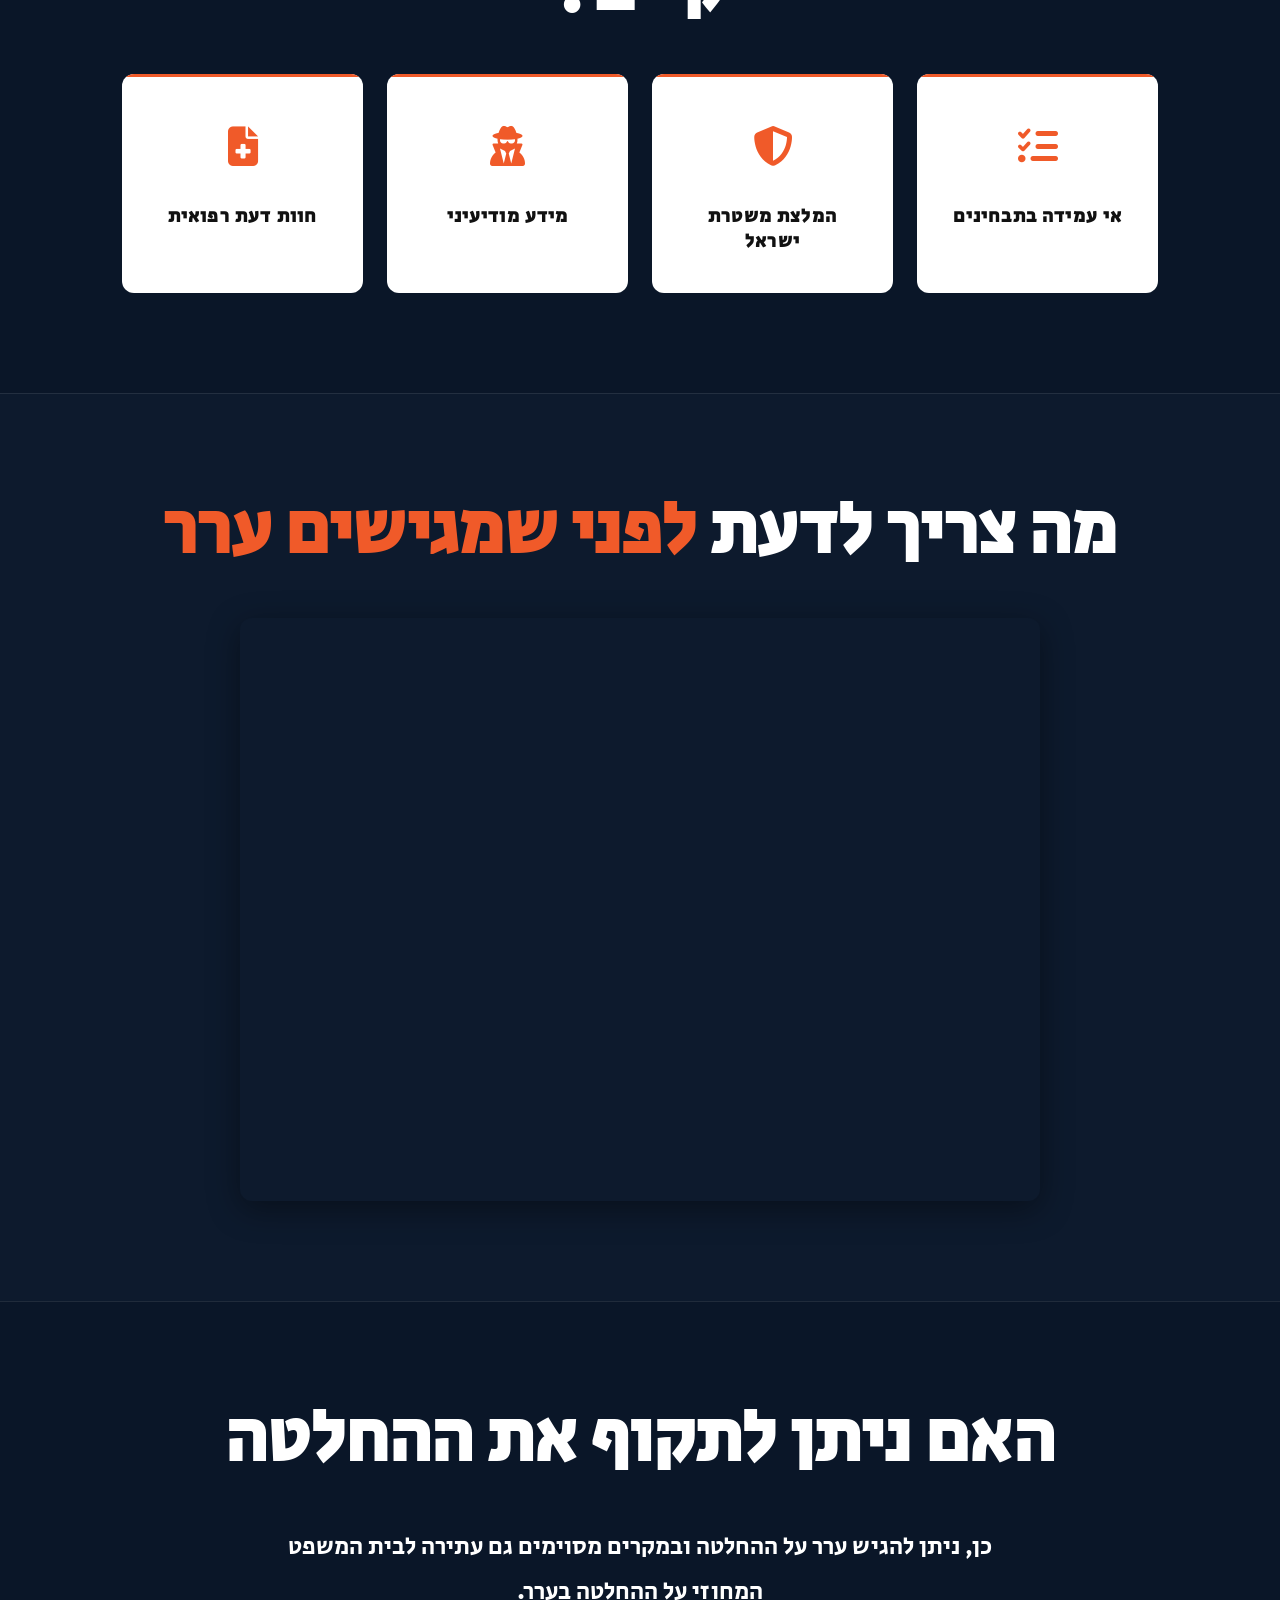
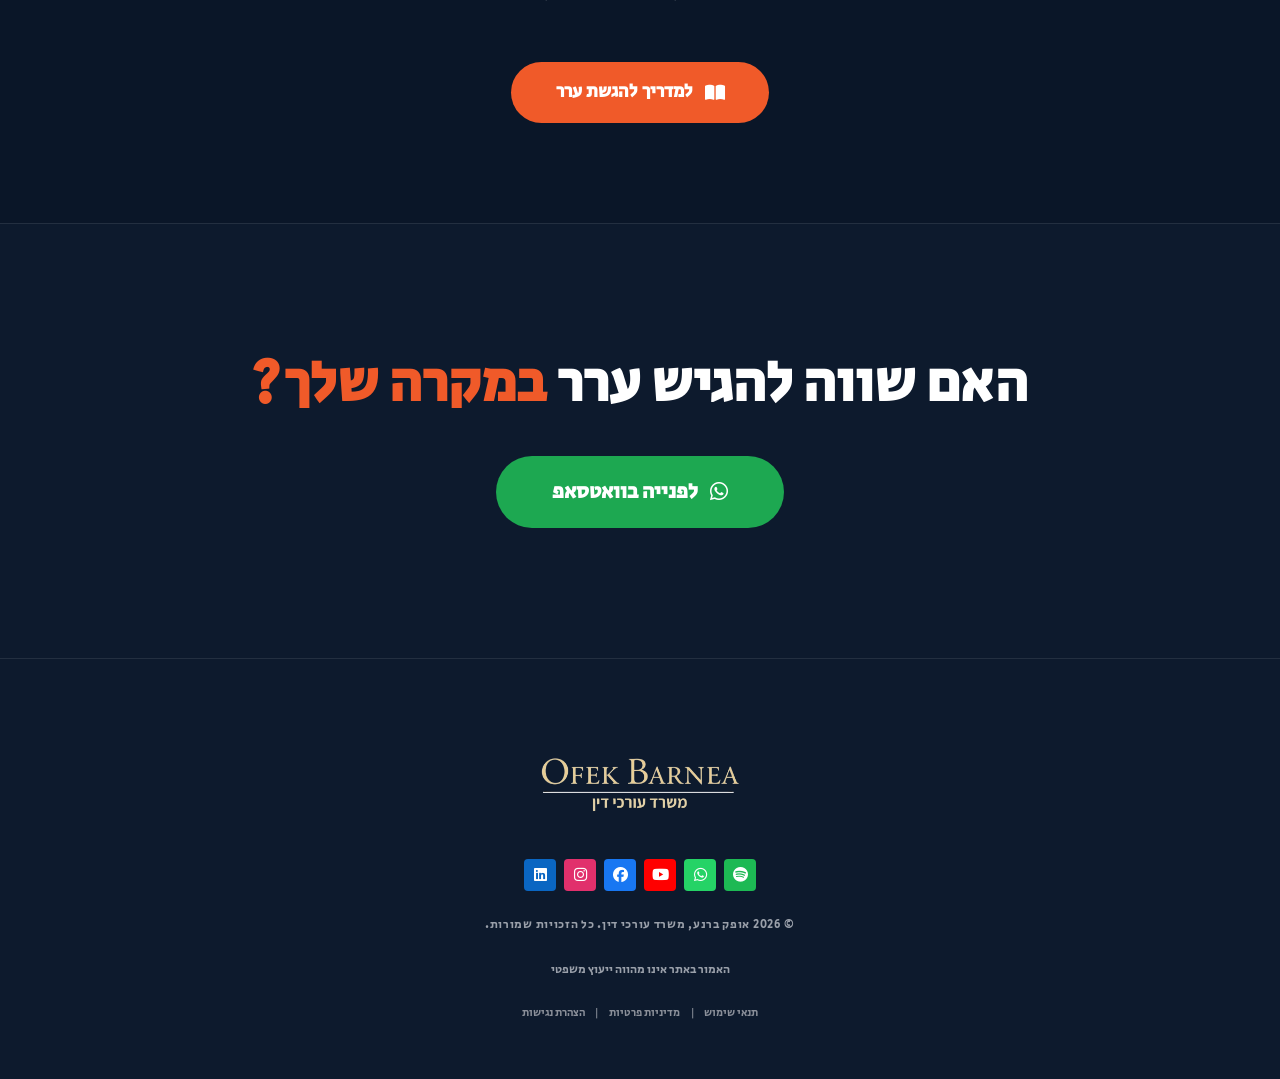
<file: neshek.html>
<!DOCTYPE html>
<html lang="he" dir="rtl">
<head>
  <meta charset="UTF-8" />
  <meta name="viewport" content="width=device-width, initial-scale=1.0" />
  <title>רישוי נשק בישראל | אופק ברנע משרד עורכי דין</title>
  <!-- Open Graph -->
  <meta property="og:type" content="website" />
  <meta property="og:url" content="https://ofekbarnea.co.il/neshek.html" />
  <meta property="og:title" content="רישוי נשק בישראל | אופק ברנע משרד עורכי דין" />
  <meta property="og:description" content="ייעוץ וליווי משפטי בהליכי רישוי נשק בישראל — עררים, עתירות מנהליות" />
  <meta property="og:image" content="https://ofekbarnea.co.il/images/og-image.png" />
  <meta property="og:image:width" content="1200" />
  <meta property="og:image:height" content="630" />
  <meta property="og:locale" content="he_IL" />
  <meta property="og:site_name" content="אופק ברנע | משרד עורכי דין" />
  <link rel="preconnect" href="https://fonts.googleapis.com" />
  <link rel="preconnect" href="https://fonts.gstatic.com" crossorigin />
  <link href="https://fonts.googleapis.com/css2?family=Secular+One&display=swap" rel="stylesheet" />
  <link rel="stylesheet" href="https://cdnjs.cloudflare.com/ajax/libs/font-awesome/6.5.0/css/all.min.css" />
  <link rel="stylesheet" href="neshek.css?v=4" />
  <link rel="stylesheet" href="accessibility-widget.css" />
  <!-- Google AdSense -->
  <script async src="https://pagead2.googlesyndication.com/pagead/js/adsbygoogle.js?client=ca-pub-5288496160555646"
     crossorigin="anonymous"></script>
</head>
<body>
  <a href="#main-content" class="skip-to-content">דלג לתוכן</a>

  <!-- ===== HEADER ===== -->
  <header class="header">
    <nav class="nav">
      <a href="index.html" class="nav-logo">
        <img src="images/משרד עורכי דין ללא רקע.png" alt="אופק ברנע משרד עורכי דין" class="nav-logo-img" />
      </a>
      <ul class="nav-links" id="nav-links">
        <li><a href="index.html">ראשי</a></li>
        <li class="nav-dropdown">
          <a href="index.html#services">שירותי המשרד <i class="fa-solid fa-chevron-down nav-chevron"></i></a>
          <ul class="dropdown-menu">
            <li><a href="neshek.html">רישוי נשק</a></li>
            <li><a href="sgira.html">סגירת תיק פלילי</a></li>
            <li><a href="plili.html">ייצוג בהליכים פליליים</a></li>
            <li><a href="index.html#services">תיקים פליליים</a></li>
            <li><a href="index.html#services">ייעוץ לפני חקירה</a></li>
            <li><a href="index.html#services">ליווי משפטי</a></li>
            <li><a href="index.html#services">ייעוץ משפטי</a></li>
            <li><a href="erar.html">המדריך להגשת ערר על שלילת רישיון נשק</a></li>
          </ul>
        </li>
        <li class="nav-dropdown">
          <a href="index.html#podcast">פרויקט "חמוש בארצנו" <i class="fa-solid fa-chevron-down nav-chevron"></i></a>
          <ul class="dropdown-menu">
            <li><a href="events.html">אירועים קרובים</a></li>
            <li><a href="workshops.html">סדנאות והכשרות</a></li>
            <li><a href="podcast.html">פודקאסט</a></li>
          </ul>
        </li>
        <li><a href="index.html#contact" class="nav-cta">צור קשר</a></li>
      </ul>
      <div class="nav-socials">
        <a href="https://open.spotify.com/show/7q9zEQTl915sBsNd84j75X" class="social-btn spotify" target="_blank" rel="noopener noreferrer" aria-label="Spotify"><i class="fa-brands fa-spotify"></i></a>
        <a href="https://wa.me/972535824942" class="social-btn whatsapp" target="_blank" rel="noopener noreferrer" aria-label="WhatsApp"><i class="fa-brands fa-whatsapp"></i></a>
        <a href="https://youtube.com/playlist?list=PLqxdzFOfiqajC1ga6WbpKCWWV9lNp_h2v" class="social-btn youtube" target="_blank" rel="noopener noreferrer" aria-label="YouTube"><i class="fa-brands fa-youtube"></i></a>
        <a href="https://www.facebook.com/ofek.barnea.5/" class="social-btn facebook" target="_blank" rel="noopener noreferrer" aria-label="Facebook"><i class="fa-brands fa-facebook"></i></a>
        <a href="https://www.instagram.com/ofek_barnea" class="social-btn instagram" target="_blank" rel="noopener noreferrer" aria-label="Instagram"><i class="fa-brands fa-instagram"></i></a>
        <a href="https://www.linkedin.com/in/ofek-barnea-23609a282/" class="social-btn linkedin" target="_blank" rel="noopener noreferrer" aria-label="LinkedIn"><i class="fa-brands fa-linkedin"></i></a>
      </div>
      <button class="hamburger" id="hamburger" aria-label="תפריט">
        <span></span>
        <span></span>
        <span></span>
      </button>
    </nav>
  </header>

  <main>
  <!-- ===== HERO ===== -->
  <section class="n-hero" id="main-content">
    <div class="n-hero-inner">
      <div class="n-hero-text">
        <h1 class="n-hero-title">רישוי נשק</h1>
        <p class="n-hero-subtitle">עררים, עתירות מנהליות וליווי בהליכי שלילת רישיון או דחיית בקשה</p>
        <a href="https://wa.me/972535824942" class="n-btn-green n-btn-xl">
          <i class="fa-solid fa-arrow-left"></i>
          <span>לבירור סיכויי הגשת ערר</span>
        </a>
      </div>
      <div class="n-hero-photo">
        <img src="images/רישוי נשק.png" alt="רישוי נשק בישראל" />
      </div>
    </div>
  </section>

  <!-- ===== AUTHORITY ===== -->
  <section class="n-section n-authority">
    <div class="n-container">
      <h2 class="n-section-big n-centered">סמכות אגף רישוי כלי ירייה</h2>
      <p class="n-text-block">
        החלטות בדבר מתן רישיון נשק, דחיית בקשה או שלילת רישיון מתקבלות מכוח חוק כלי הירייה והנחיות הממונה. מדובר בהחלטה מנהלית הכפופה לביקורת.
      </p>
    </div>
  </section>

  <!-- ===== REJECTION ===== -->
  <section class="n-section n-rejection">
    <div class="n-container">
      <h2 class="n-section-big n-centered">מהן העילות השכיחות לדחיית בקשה לרישיון נשק או לשלילת רישיון נשק קיים?</h2>
      <div class="n-cards-grid">
        <div class="n-card">
          <div class="n-card-icon">
            <i class="fa-solid fa-list-check"></i>
          </div>
          <h3>אי עמידה בתבחינים</h3>
        </div>
        <div class="n-card">
          <div class="n-card-icon">
            <i class="fa-solid fa-shield-halved"></i>
          </div>
          <h3>המלצת משטרת ישראל</h3>
        </div>
        <div class="n-card">
          <div class="n-card-icon">
            <i class="fa-solid fa-user-secret"></i>
          </div>
          <h3>מידע מודיעיני</h3>
        </div>
        <div class="n-card">
          <div class="n-card-icon">
            <i class="fa-solid fa-file-medical"></i>
          </div>
          <h3>חוות דעת רפואית</h3>
        </div>
      </div>
    </div>
  </section>

  <!-- ===== VIDEO ===== -->
  <section class="n-section n-video-section">
    <div class="n-container">
      <h2 class="n-section-big n-centered">מה צריך לדעת <span class="n-orange">לפני שמגישים ערר</span></h2>
      <div class="n-video-wrapper">
        <iframe src="https://www.youtube.com/embed/UQuOr2j33ok" title="מה צריך לדעת לפני שמגישים ערר על שלילת רישיון נשק" frameborder="0" allow="accelerometer; autoplay; clipboard-write; encrypted-media; gyroscope; picture-in-picture" allowfullscreen></iframe>
      </div>
    </div>
  </section>

  <!-- ===== APPEAL ===== -->
  <section class="n-section n-appeal">
    <div class="n-container">
      <h2 class="n-section-big n-centered">האם ניתן לתקוף את ההחלטה</h2>
      <p class="n-text-block n-text-block-white n-text-block-lg">
        כן, ניתן להגיש ערר על ההחלטה ובמקרים מסוימים גם עתירה לבית המשפט המחוזי על ההחלטה בערר.
      </p>
      <div class="n-appeal-cta">
        <a href="erar.html" class="n-btn-orange n-btn-xl">
          <i class="fa-solid fa-book-open"></i>
          <span>למדריך להגשת ערר</span>
        </a>
      </div>
    </div>
  </section>

  <!-- ===== CTA ===== -->
  <section class="n-cta">
    <div class="n-container">
      <h2 class="n-cta-title">האם שווה להגיש ערר <span class="n-orange">במקרה שלך?</span></h2>
      <a href="https://wa.me/972535824942" class="n-btn-green n-btn-xl">
        <i class="fa-brands fa-whatsapp"></i> לפנייה בוואטסאפ
      </a>
    </div>
  </section>

  </main>

  <!-- ===== FOOTER ===== -->
  <footer class="footer">
    <div class="container">
      <div class="footer-logo">
        <img src="images/משרד עורכי דין ללא רקע.png" alt="אופק ברנע משרד עורכי דין" class="footer-logo-img" />
      </div>
      <div class="social-icons">
        <a href="https://open.spotify.com/show/7q9zEQTl915sBsNd84j75X" class="social-btn spotify" target="_blank" rel="noopener noreferrer" aria-label="Spotify"><i class="fa-brands fa-spotify"></i></a>
        <a href="https://wa.me/972535824942" class="social-btn whatsapp" target="_blank" rel="noopener noreferrer" aria-label="WhatsApp"><i class="fa-brands fa-whatsapp"></i></a>
        <a href="https://youtube.com/playlist?list=PLqxdzFOfiqajC1ga6WbpKCWWV9lNp_h2v" class="social-btn youtube" target="_blank" rel="noopener noreferrer" aria-label="YouTube"><i class="fa-brands fa-youtube"></i></a>
        <a href="https://www.facebook.com/ofek.barnea.5/" class="social-btn facebook" target="_blank" rel="noopener noreferrer" aria-label="Facebook"><i class="fa-brands fa-facebook"></i></a>
        <a href="https://www.instagram.com/ofek_barnea" class="social-btn instagram" target="_blank" rel="noopener noreferrer" aria-label="Instagram"><i class="fa-brands fa-instagram"></i></a>
        <a href="https://www.linkedin.com/in/ofek-barnea-23609a282/" class="social-btn linkedin" target="_blank" rel="noopener noreferrer" aria-label="LinkedIn"><i class="fa-brands fa-linkedin"></i></a>
      </div>
      <p class="footer-copy">© 2026 אופק ברנע, משרד עורכי דין. כל הזכויות שמורות.</p>
      <p class="footer-disclaimer">האמור באתר אינו מהווה ייעוץ משפטי</p>
      <div class="footer-legal-links">
        <a href="terms.html">תנאי שימוש</a>
        <span class="footer-sep">|</span>
        <a href="privacy.html">מדיניות פרטיות</a>
        <span class="footer-sep">|</span>
        <a href="accessibility.html">הצהרת נגישות</a>
      </div>
    </div>
  </footer>

  <script src="script.js"></script>
  <script src="accessibility.js"></script>
</body>
</html>
</file>
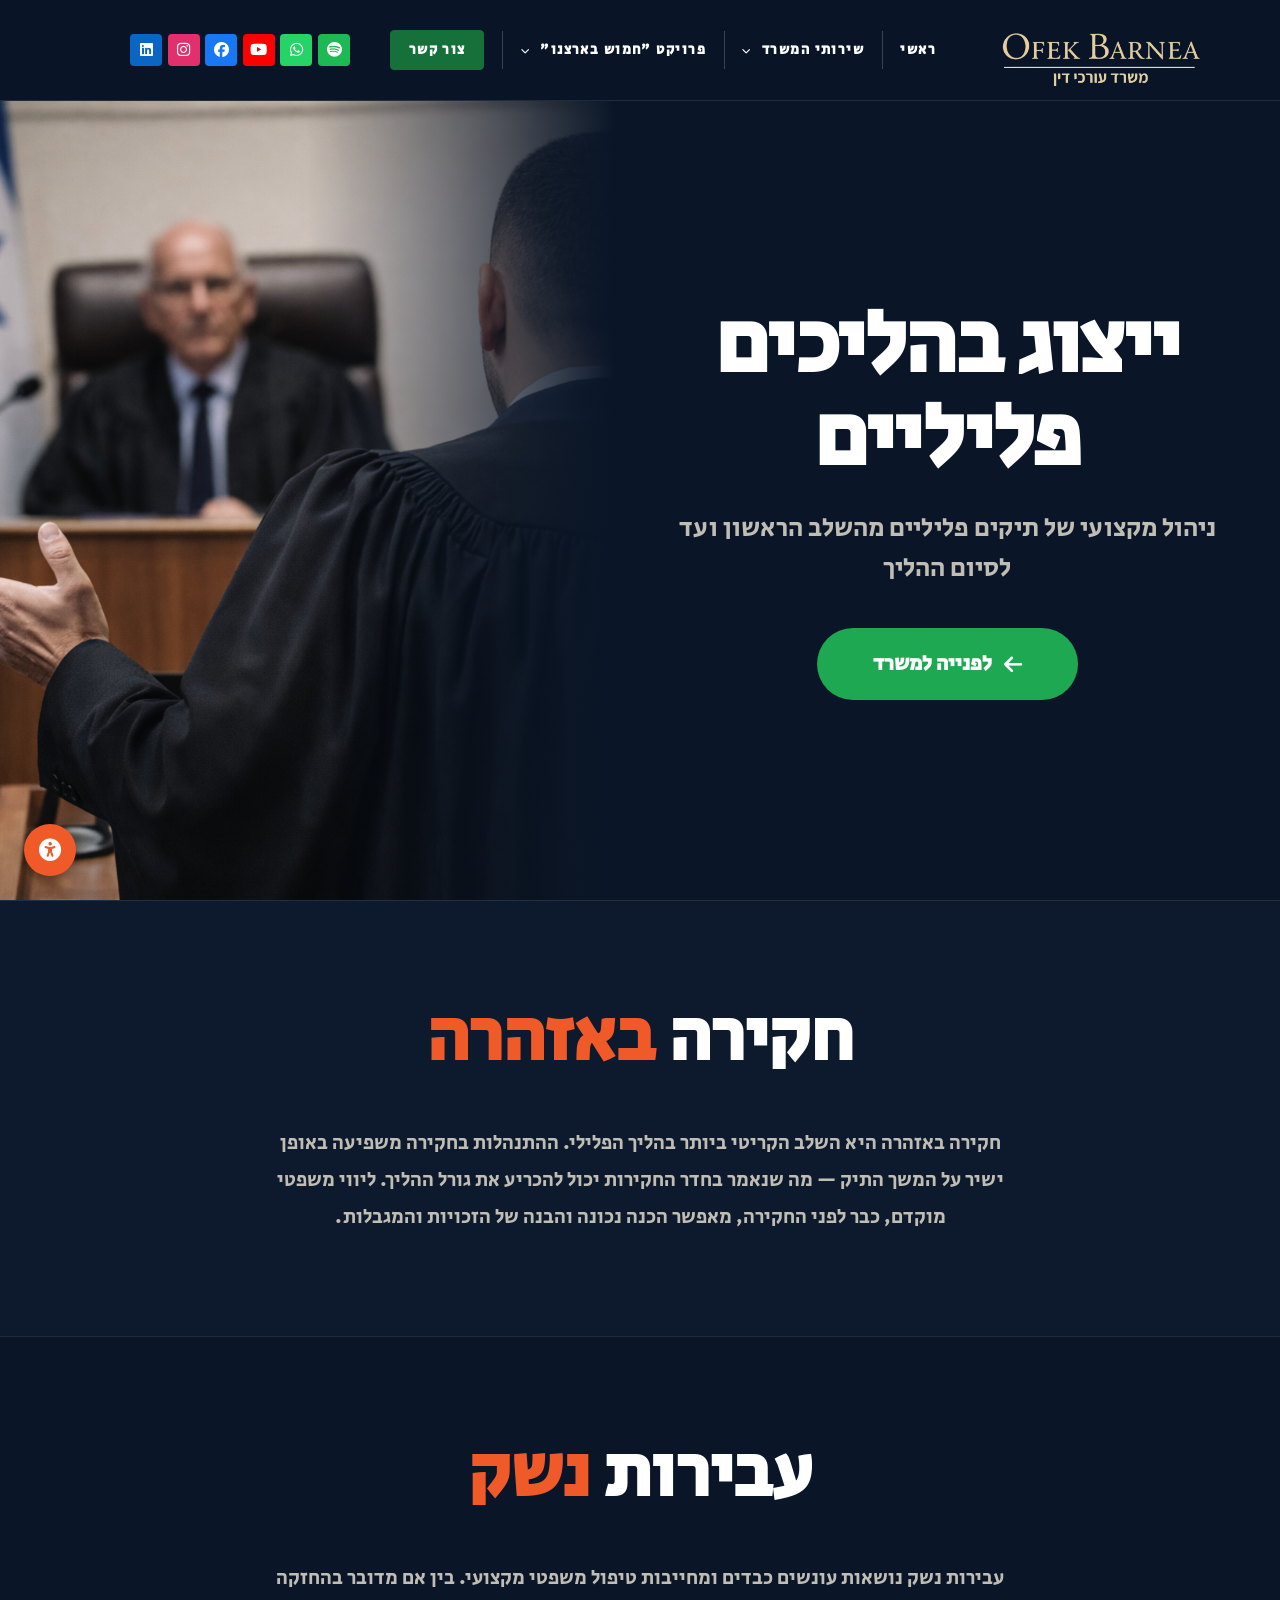
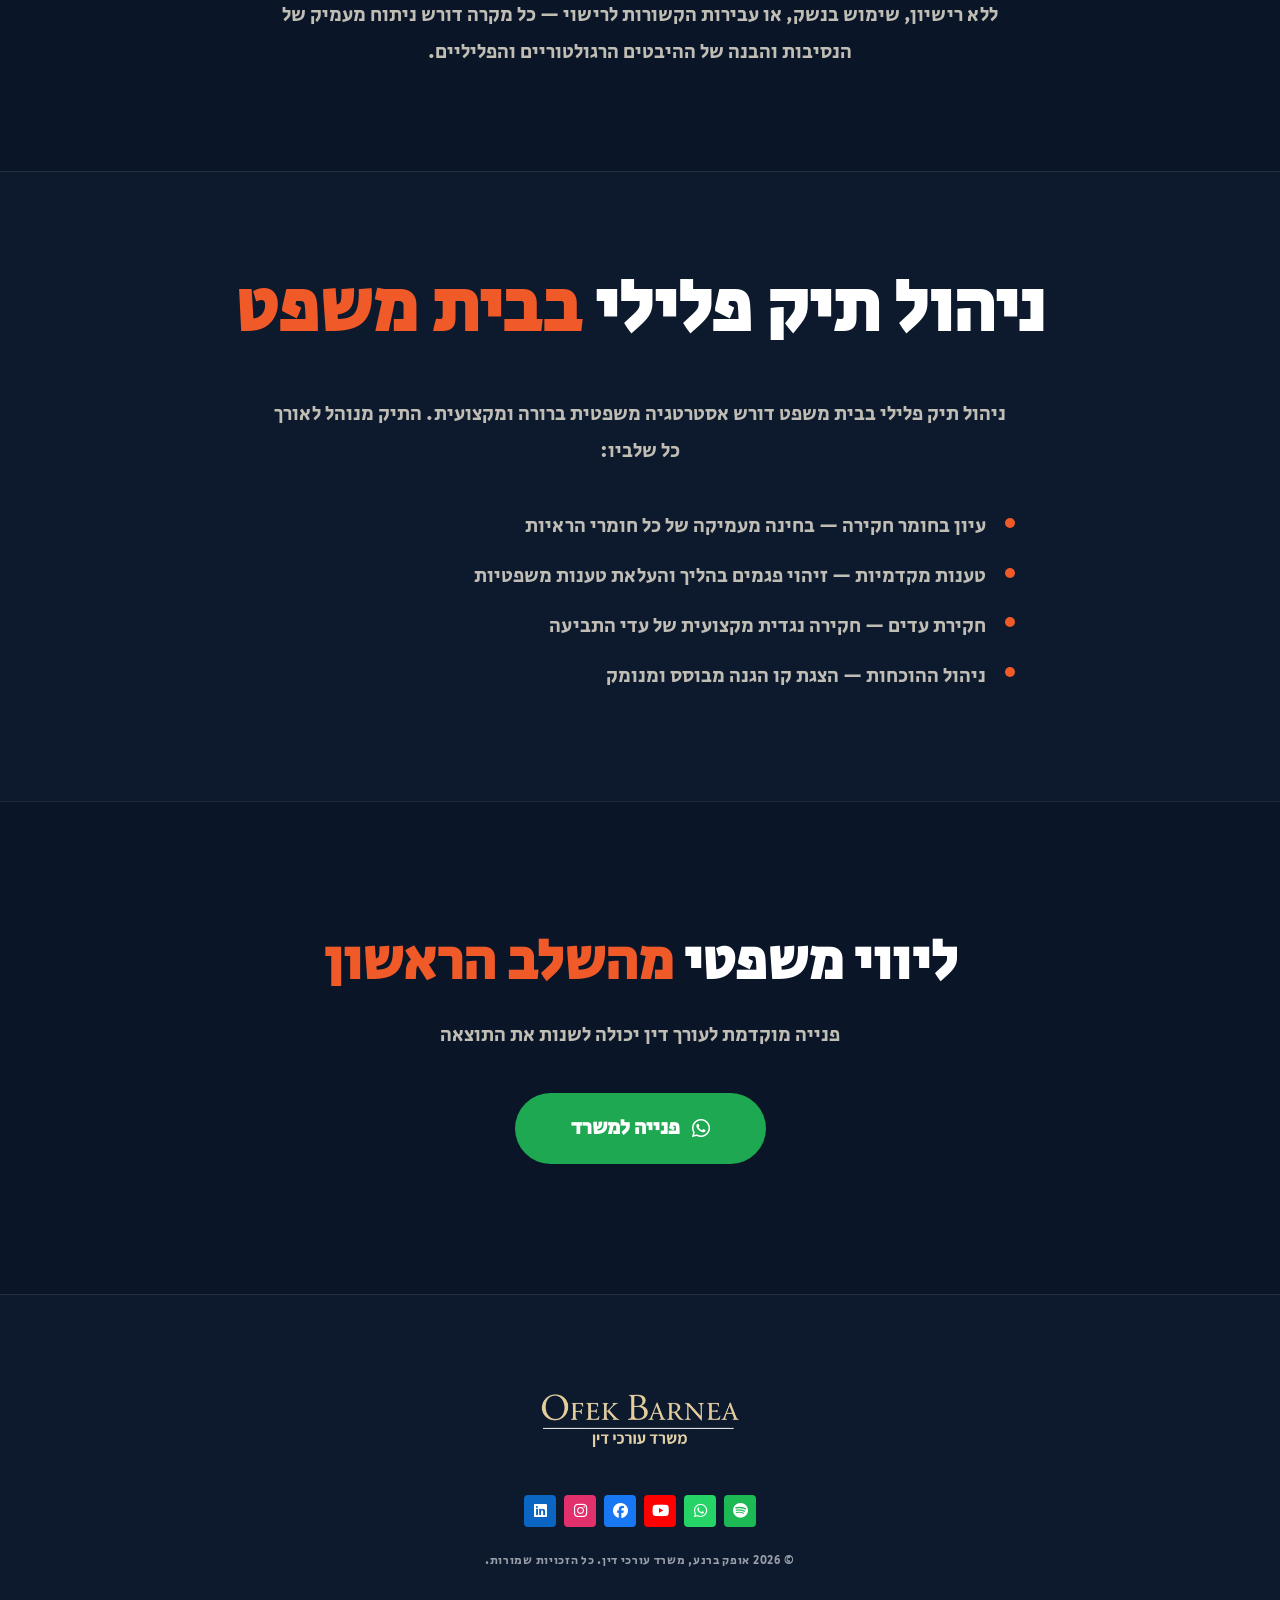
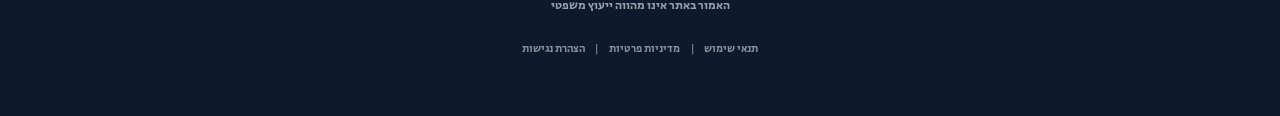
<file: plili.html>
<!DOCTYPE html>
<html lang="he" dir="rtl">
<head>
  <meta charset="UTF-8" />
  <meta name="viewport" content="width=device-width, initial-scale=1.0" />
  <title>ייצוג בהליכים פליליים | אופק ברנע משרד עורכי דין</title>
  <!-- Open Graph -->
  <meta property="og:type" content="website" />
  <meta property="og:url" content="https://ofekbarnea.co.il/plili.html" />
  <meta property="og:title" content="ייצוג בהליכים פליליים | אופק ברנע משרד עורכי דין" />
  <meta property="og:description" content="ייצוג מקצועי בהליכים פליליים מהשלב הראשון ועד לסיום ההליך" />
  <meta property="og:image" content="https://ofekbarnea.co.il/images/og-image.png" />
  <meta property="og:image:width" content="1200" />
  <meta property="og:image:height" content="630" />
  <meta property="og:locale" content="he_IL" />
  <meta property="og:site_name" content="אופק ברנע | משרד עורכי דין" />
  <link rel="preconnect" href="https://fonts.googleapis.com" />
  <link rel="preconnect" href="https://fonts.gstatic.com" crossorigin />
  <link href="https://fonts.googleapis.com/css2?family=Secular+One&display=swap" rel="stylesheet" />
  <link rel="stylesheet" href="https://cdnjs.cloudflare.com/ajax/libs/font-awesome/6.5.0/css/all.min.css" />
  <link rel="stylesheet" href="plili.css?v=2" />
  <link rel="stylesheet" href="accessibility-widget.css" />
  <!-- Google AdSense -->
  <script async src="https://pagead2.googlesyndication.com/pagead/js/adsbygoogle.js?client=ca-pub-5288496160555646"
     crossorigin="anonymous"></script>
</head>
<body>
  <a href="#main-content" class="skip-to-content">דלג לתוכן</a>

  <!-- ===== HEADER ===== -->
  <header class="header">
    <nav class="nav">
      <a href="index.html" class="nav-logo">
        <img src="images/משרד עורכי דין ללא רקע.png" alt="אופק ברנע משרד עורכי דין" class="nav-logo-img" />
      </a>
      <ul class="nav-links" id="nav-links">
        <li><a href="index.html">ראשי</a></li>
        <li class="nav-dropdown">
          <a href="index.html#services">שירותי המשרד <i class="fa-solid fa-chevron-down nav-chevron"></i></a>
          <ul class="dropdown-menu">
            <li><a href="neshek.html">רישוי נשק</a></li>
            <li><a href="sgira.html">סגירת תיק פלילי</a></li>
            <li><a href="plili.html">ייצוג בהליכים פליליים</a></li>
            <li><a href="index.html#services">תיקים פליליים</a></li>
            <li><a href="index.html#services">ייעוץ לפני חקירה</a></li>
            <li><a href="index.html#services">ליווי משפטי</a></li>
            <li><a href="index.html#services">ייעוץ משפטי</a></li>
            <li><a href="erar.html">המדריך להגשת ערר על שלילת רישיון נשק</a></li>
          </ul>
        </li>
        <li class="nav-dropdown">
          <a href="index.html#podcast">פרויקט "חמוש בארצנו" <i class="fa-solid fa-chevron-down nav-chevron"></i></a>
          <ul class="dropdown-menu">
            <li><a href="events.html">אירועים קרובים</a></li>
            <li><a href="workshops.html">סדנאות והכשרות</a></li>
            <li><a href="podcast.html">פודקאסט</a></li>
          </ul>
        </li>
        <li><a href="index.html#contact" class="nav-cta">צור קשר</a></li>
      </ul>
      <div class="nav-socials">
        <a href="https://open.spotify.com/show/7q9zEQTl915sBsNd84j75X" class="social-btn spotify" target="_blank" rel="noopener noreferrer" aria-label="Spotify"><i class="fa-brands fa-spotify"></i></a>
        <a href="https://wa.me/972535824942" class="social-btn whatsapp" target="_blank" rel="noopener noreferrer" aria-label="WhatsApp"><i class="fa-brands fa-whatsapp"></i></a>
        <a href="https://youtube.com/playlist?list=PLqxdzFOfiqajC1ga6WbpKCWWV9lNp_h2v" class="social-btn youtube" target="_blank" rel="noopener noreferrer" aria-label="YouTube"><i class="fa-brands fa-youtube"></i></a>
        <a href="https://www.facebook.com/ofek.barnea.5/" class="social-btn facebook" target="_blank" rel="noopener noreferrer" aria-label="Facebook"><i class="fa-brands fa-facebook"></i></a>
        <a href="https://www.instagram.com/ofek_barnea" class="social-btn instagram" target="_blank" rel="noopener noreferrer" aria-label="Instagram"><i class="fa-brands fa-instagram"></i></a>
        <a href="https://www.linkedin.com/in/ofek-barnea-23609a282/" class="social-btn linkedin" target="_blank" rel="noopener noreferrer" aria-label="LinkedIn"><i class="fa-brands fa-linkedin"></i></a>
      </div>
      <button class="hamburger" id="hamburger" aria-label="תפריט">
        <span></span>
        <span></span>
        <span></span>
      </button>
    </nav>
  </header>

  <main>
  <!-- ===== HERO ===== -->
  <section class="pl-hero" id="main-content">
    <div class="pl-hero-inner">
      <div class="pl-hero-text">
        <h1 class="pl-hero-title">ייצוג בהליכים פליליים</h1>
        <p class="pl-hero-subtitle">ניהול מקצועי של תיקים פליליים מהשלב הראשון ועד לסיום ההליך</p>
        <a href="https://wa.me/972535824942" class="pl-btn-green pl-btn-xl">
          <i class="fa-solid fa-arrow-left"></i>
          <span>לפנייה למשרד</span>
        </a>
      </div>
      <div class="pl-hero-photo">
        <img src="images/פלילי.png" alt="ייצוג בהליכים פליליים" />
      </div>
    </div>
  </section>

  <!-- ===== INVESTIGATION ===== -->
  <section class="pl-section pl-investigation">
    <div class="pl-container">
      <h2 class="pl-section-big pl-centered">חקירה <span class="pl-orange">באזהרה</span></h2>
      <p class="pl-text-block">
        חקירה באזהרה היא השלב הקריטי ביותר בהליך הפלילי. ההתנהלות בחקירה משפיעה באופן ישיר על המשך התיק — מה שנאמר בחדר החקירות יכול להכריע את גורל ההליך. ליווי משפטי מוקדם, כבר לפני החקירה, מאפשר הכנה נכונה והבנה של הזכויות והמגבלות.
      </p>
    </div>
  </section>

  <!-- ===== WEAPONS ===== -->
  <section class="pl-section pl-weapons">
    <div class="pl-container">
      <h2 class="pl-section-big pl-centered">עבירות <span class="pl-orange">נשק</span></h2>
      <p class="pl-text-block">
        עבירות נשק נושאות עונשים כבדים ומחייבות טיפול משפטי מקצועי. בין אם מדובר בהחזקה ללא רישיון, שימוש בנשק, או עבירות הקשורות לרישוי — כל מקרה דורש ניתוח מעמיק של הנסיבות והבנה של ההיבטים הרגולטוריים והפליליים.
      </p>
    </div>
  </section>

  <!-- ===== COURT ===== -->
  <section class="pl-section pl-court">
    <div class="pl-container">
      <h2 class="pl-section-big pl-centered">ניהול תיק פלילי <span class="pl-orange">בבית משפט</span></h2>
      <p class="pl-text-block">
        ניהול תיק פלילי בבית משפט דורש אסטרטגיה משפטית ברורה ומקצועית. התיק מנוהל לאורך כל שלביו:
      </p>
      <ul class="pl-list">
        <li>עיון בחומר חקירה — בחינה מעמיקה של כל חומרי הראיות</li>
        <li>טענות מקדמיות — זיהוי פגמים בהליך והעלאת טענות משפטיות</li>
        <li>חקירת עדים — חקירה נגדית מקצועית של עדי התביעה</li>
        <li>ניהול ההוכחות — הצגת קו הגנה מבוסס ומנומק</li>
      </ul>
    </div>
  </section>

  <!-- ===== CTA ===== -->
  <section class="pl-cta">
    <div class="pl-container">
      <h2 class="pl-cta-title">ליווי משפטי <span class="pl-orange">מהשלב הראשון</span></h2>
      <p class="pl-cta-sub">פנייה מוקדמת לעורך דין יכולה לשנות את התוצאה</p>
      <a href="https://wa.me/972535824942" class="pl-btn-green pl-btn-xl">
        <i class="fa-brands fa-whatsapp"></i> פנייה למשרד
      </a>
    </div>
  </section>

  </main>

  <!-- ===== FOOTER ===== -->
  <footer class="footer">
    <div class="container">
      <div class="footer-logo">
        <img src="images/משרד עורכי דין ללא רקע.png" alt="אופק ברנע משרד עורכי דין" class="footer-logo-img" />
      </div>
      <div class="social-icons">
        <a href="https://open.spotify.com/show/7q9zEQTl915sBsNd84j75X" class="social-btn spotify" target="_blank" rel="noopener noreferrer" aria-label="Spotify"><i class="fa-brands fa-spotify"></i></a>
        <a href="https://wa.me/972535824942" class="social-btn whatsapp" target="_blank" rel="noopener noreferrer" aria-label="WhatsApp"><i class="fa-brands fa-whatsapp"></i></a>
        <a href="https://youtube.com/playlist?list=PLqxdzFOfiqajC1ga6WbpKCWWV9lNp_h2v" class="social-btn youtube" target="_blank" rel="noopener noreferrer" aria-label="YouTube"><i class="fa-brands fa-youtube"></i></a>
        <a href="https://www.facebook.com/ofek.barnea.5/" class="social-btn facebook" target="_blank" rel="noopener noreferrer" aria-label="Facebook"><i class="fa-brands fa-facebook"></i></a>
        <a href="https://www.instagram.com/ofek_barnea" class="social-btn instagram" target="_blank" rel="noopener noreferrer" aria-label="Instagram"><i class="fa-brands fa-instagram"></i></a>
        <a href="https://www.linkedin.com/in/ofek-barnea-23609a282/" class="social-btn linkedin" target="_blank" rel="noopener noreferrer" aria-label="LinkedIn"><i class="fa-brands fa-linkedin"></i></a>
      </div>
      <p class="footer-copy">© 2026 אופק ברנע, משרד עורכי דין. כל הזכויות שמורות.</p>
      <p class="footer-disclaimer">האמור באתר אינו מהווה ייעוץ משפטי</p>
      <div class="footer-legal-links">
        <a href="terms.html">תנאי שימוש</a>
        <span class="footer-sep">|</span>
        <a href="privacy.html">מדיניות פרטיות</a>
        <span class="footer-sep">|</span>
        <a href="accessibility.html">הצהרת נגישות</a>
      </div>
    </div>
  </footer>

  <script src="script.js"></script>
  <script src="accessibility.js"></script>
</body>
</html>
</file>
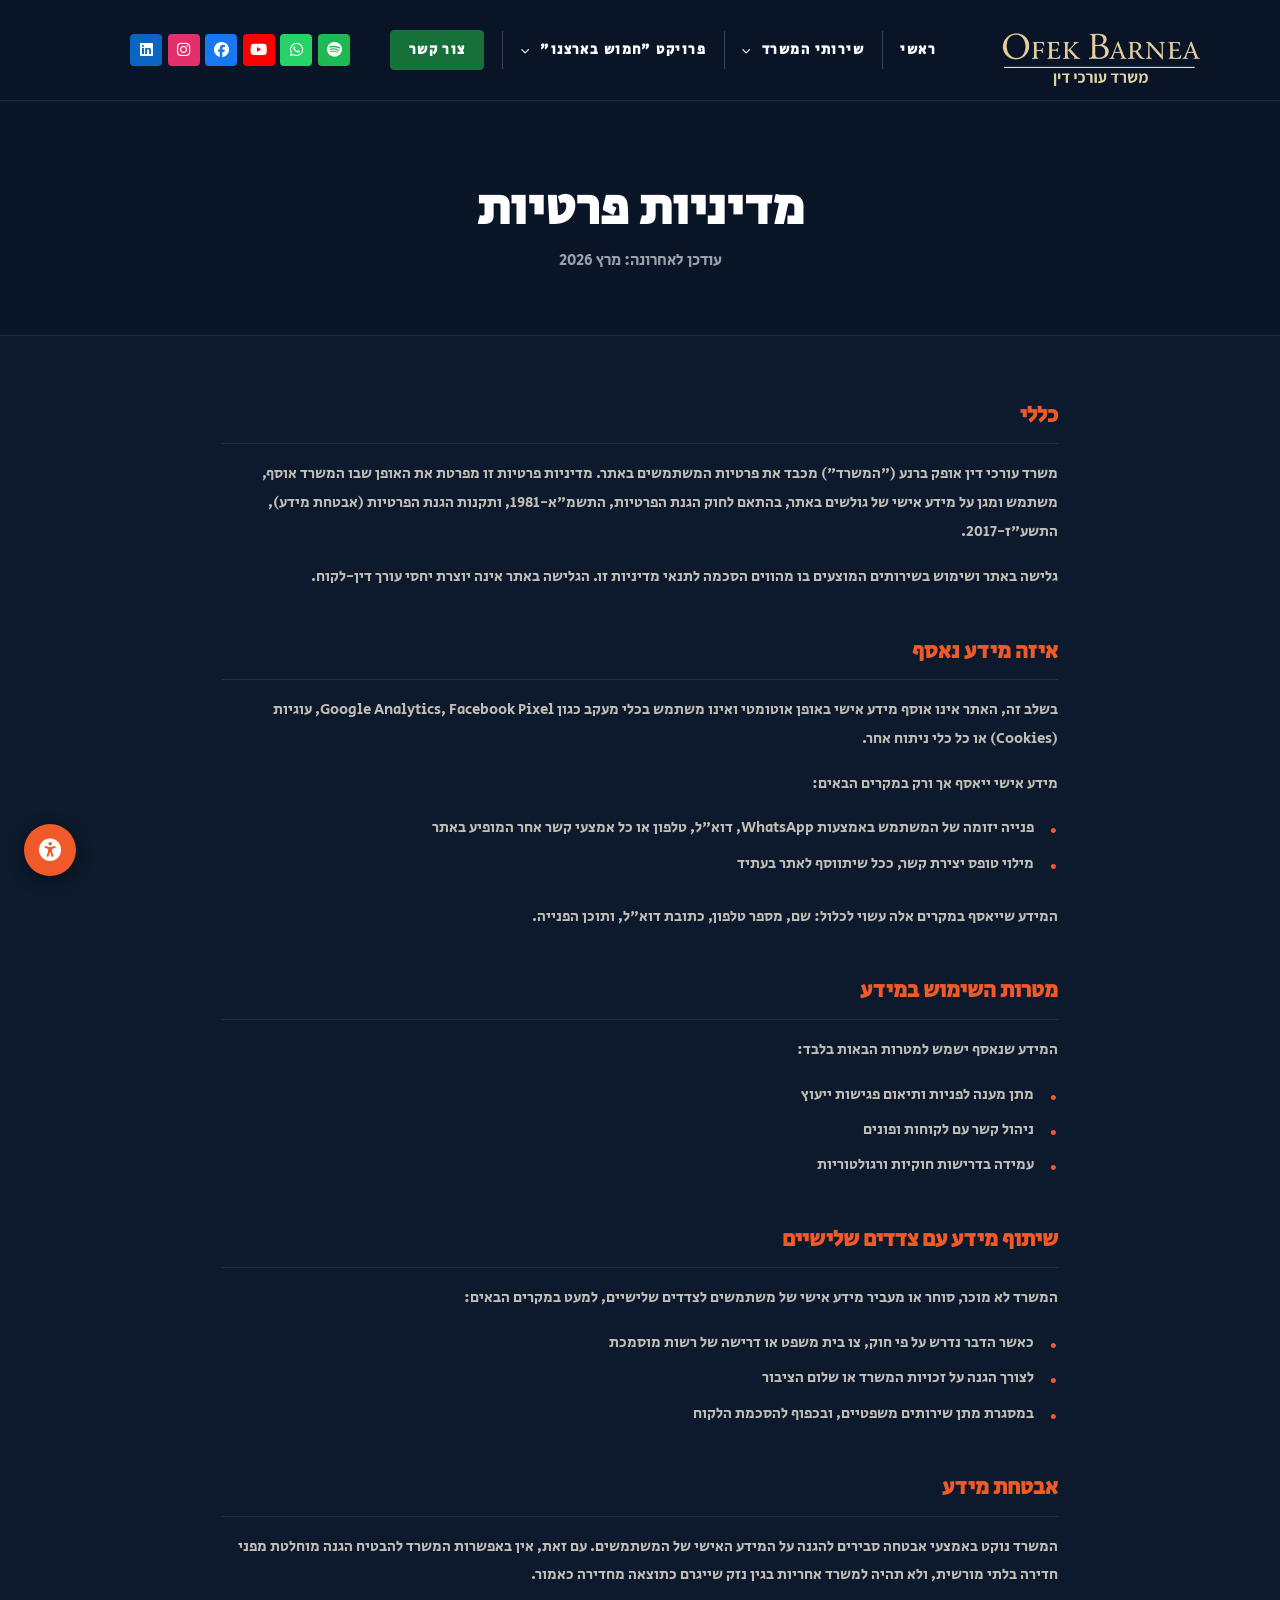
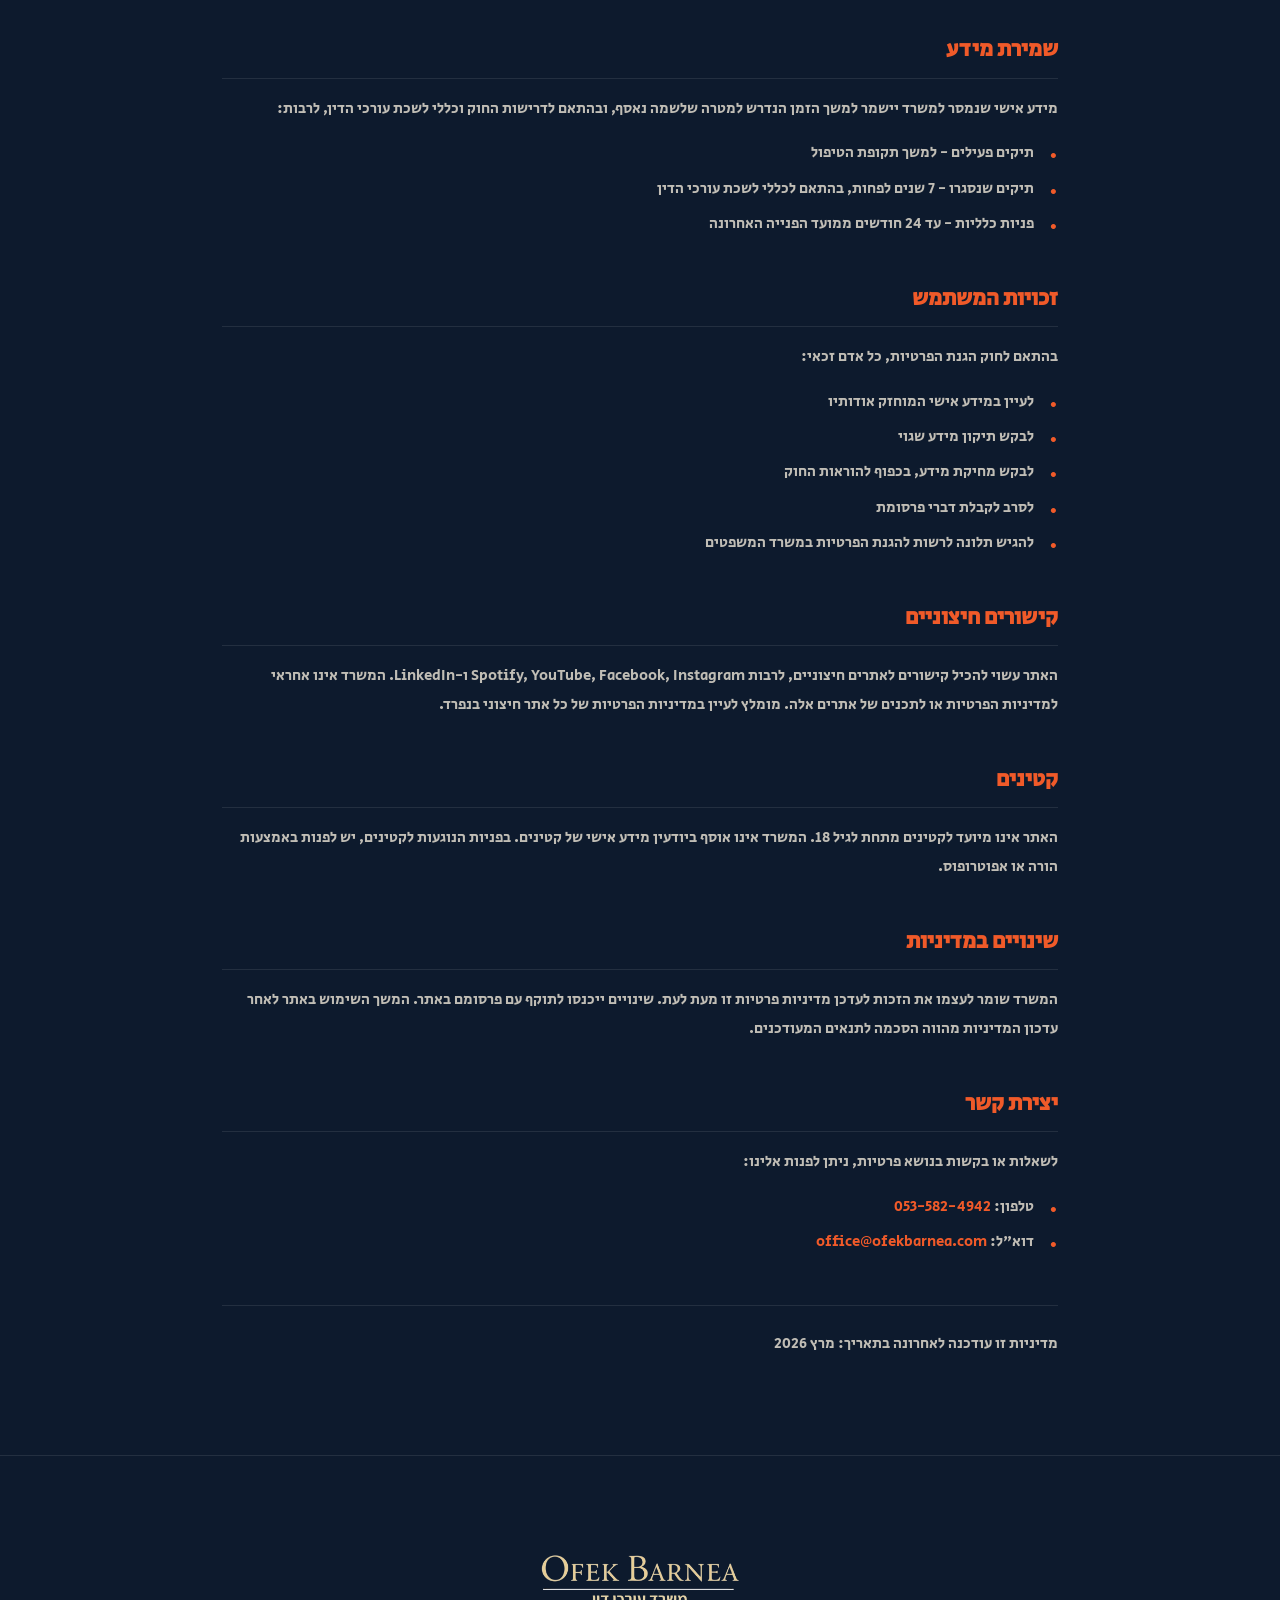
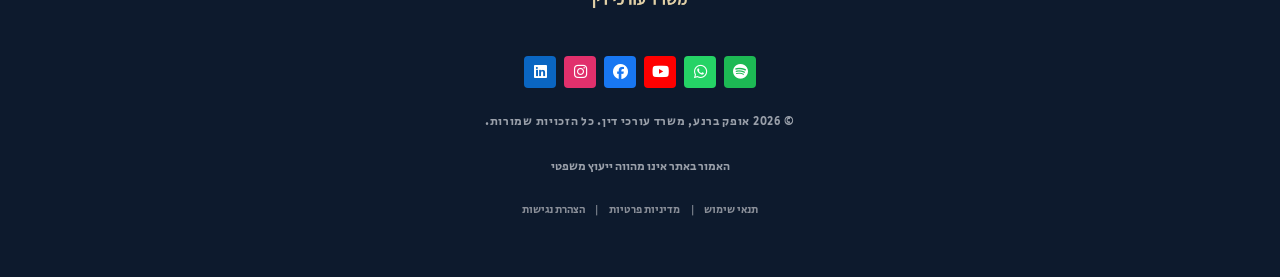
<file: privacy.html>
<!DOCTYPE html>
<html lang="he" dir="rtl">
<head>
  <meta charset="UTF-8" />
  <meta name="viewport" content="width=device-width, initial-scale=1.0" />
  <title>מדיניות פרטיות | אופק ברנע משרד עורכי דין</title>
  <!-- Open Graph -->
  <meta property="og:type" content="website" />
  <meta property="og:url" content="https://ofekbarnea.co.il/privacy.html" />
  <meta property="og:title" content="מדיניות פרטיות | אופק ברנע משרד עורכי דין" />
  <meta property="og:description" content="מדיניות פרטיות — אופק ברנע משרד עורכי דין" />
  <meta property="og:image" content="https://ofekbarnea.co.il/images/og-image.png" />
  <meta property="og:image:width" content="1200" />
  <meta property="og:image:height" content="630" />
  <meta property="og:locale" content="he_IL" />
  <meta property="og:site_name" content="אופק ברנע | משרד עורכי דין" />
  <link rel="preconnect" href="https://fonts.googleapis.com" />
  <link rel="preconnect" href="https://fonts.gstatic.com" crossorigin />
  <link href="https://fonts.googleapis.com/css2?family=Secular+One&display=swap" rel="stylesheet" />
  <link rel="stylesheet" href="https://cdnjs.cloudflare.com/ajax/libs/font-awesome/6.5.0/css/all.min.css" />
  <link rel="stylesheet" href="legal.css?v=2" />
  <link rel="stylesheet" href="accessibility-widget.css" />
  <!-- Google AdSense -->
  <script async src="https://pagead2.googlesyndication.com/pagead/js/adsbygoogle.js?client=ca-pub-5288496160555646"
     crossorigin="anonymous"></script>
</head>
<body>
  <a href="#main-content" class="skip-to-content">דלג לתוכן</a>

  <!-- ===== HEADER ===== -->
  <header class="header">
    <nav class="nav">
      <a href="index.html" class="nav-logo">
        <img src="images/משרד עורכי דין ללא רקע.png" alt="אופק ברנע משרד עורכי דין" class="nav-logo-img" />
      </a>
      <ul class="nav-links" id="nav-links">
        <li><a href="index.html">ראשי</a></li>
        <li class="nav-dropdown">
          <a href="index.html#services">שירותי המשרד <i class="fa-solid fa-chevron-down nav-chevron"></i></a>
          <ul class="dropdown-menu">
            <li><a href="neshek.html">רישוי נשק</a></li>
            <li><a href="sgira.html">סגירת תיק פלילי</a></li>
            <li><a href="plili.html">ייצוג בהליכים פליליים</a></li>
            <li><a href="index.html#services">תיקים פליליים</a></li>
            <li><a href="index.html#services">ייעוץ לפני חקירה</a></li>
            <li><a href="index.html#services">ליווי משפטי</a></li>
            <li><a href="index.html#services">ייעוץ משפטי</a></li>
            <li><a href="erar.html">המדריך להגשת ערר על שלילת רישיון נשק</a></li>
          </ul>
        </li>
        <li class="nav-dropdown">
          <a href="index.html#podcast">פרויקט "חמוש בארצנו" <i class="fa-solid fa-chevron-down nav-chevron"></i></a>
          <ul class="dropdown-menu">
            <li><a href="events.html">אירועים קרובים</a></li>
            <li><a href="workshops.html">סדנאות והכשרות</a></li>
            <li><a href="podcast.html">פודקאסט</a></li>
          </ul>
        </li>
        <li><a href="index.html#contact" class="nav-cta">צור קשר</a></li>
      </ul>
      <div class="nav-socials">
        <a href="https://open.spotify.com/show/7q9zEQTl915sBsNd84j75X" class="social-btn spotify" target="_blank" rel="noopener noreferrer" aria-label="Spotify"><i class="fa-brands fa-spotify"></i></a>
        <a href="https://wa.me/972535824942" class="social-btn whatsapp" target="_blank" rel="noopener noreferrer" aria-label="WhatsApp"><i class="fa-brands fa-whatsapp"></i></a>
        <a href="https://youtube.com/playlist?list=PLqxdzFOfiqajC1ga6WbpKCWWV9lNp_h2v" class="social-btn youtube" target="_blank" rel="noopener noreferrer" aria-label="YouTube"><i class="fa-brands fa-youtube"></i></a>
        <a href="https://www.facebook.com/ofek.barnea.5/" class="social-btn facebook" target="_blank" rel="noopener noreferrer" aria-label="Facebook"><i class="fa-brands fa-facebook"></i></a>
        <a href="https://www.instagram.com/ofek_barnea" class="social-btn instagram" target="_blank" rel="noopener noreferrer" aria-label="Instagram"><i class="fa-brands fa-instagram"></i></a>
        <a href="https://www.linkedin.com/in/ofek-barnea-23609a282/" class="social-btn linkedin" target="_blank" rel="noopener noreferrer" aria-label="LinkedIn"><i class="fa-brands fa-linkedin"></i></a>
      </div>
      <button class="hamburger" id="hamburger" aria-label="תפריט">
        <span></span>
        <span></span>
        <span></span>
      </button>
    </nav>
  </header>

  <main>
  <!-- ===== HERO ===== -->
  <section class="lg-hero" id="main-content">
    <div class="lg-container">
      <h1 class="lg-hero-title">מדיניות פרטיות</h1>
      <p class="lg-hero-subtitle">עודכן לאחרונה: מרץ 2026</p>
    </div>
  </section>

  <!-- ===== CONTENT ===== -->
  <section class="lg-content">
    <div class="lg-container">

      <h2>כללי</h2>
      <p>משרד עורכי דין אופק ברנע ("המשרד") מכבד את פרטיות המשתמשים באתר. מדיניות פרטיות זו מפרטת את האופן שבו המשרד אוסף, משתמש ומגן על מידע אישי של גולשים באתר, בהתאם לחוק הגנת הפרטיות, התשמ"א-1981, ותקנות הגנת הפרטיות (אבטחת מידע), התשע"ז-2017.</p>
      <p>גלישה באתר ושימוש בשירותים המוצעים בו מהווים הסכמה לתנאי מדיניות זו. הגלישה באתר אינה יוצרת יחסי עורך דין-לקוח.</p>

      <h2>איזה מידע נאסף</h2>
      <p>בשלב זה, האתר אינו אוסף מידע אישי באופן אוטומטי ואינו משתמש בכלי מעקב כגון Google Analytics, Facebook Pixel, עוגיות (Cookies) או כל כלי ניתוח אחר.</p>
      <p>מידע אישי ייאסף אך ורק במקרים הבאים:</p>
      <ul>
        <li>פנייה יזומה של המשתמש באמצעות WhatsApp, דוא"ל, טלפון או כל אמצעי קשר אחר המופיע באתר</li>
        <li>מילוי טופס יצירת קשר, ככל שיתווסף לאתר בעתיד</li>
      </ul>
      <p>המידע שייאסף במקרים אלה עשוי לכלול: שם, מספר טלפון, כתובת דוא"ל, ותוכן הפנייה.</p>

      <h2>מטרות השימוש במידע</h2>
      <p>המידע שנאסף ישמש למטרות הבאות בלבד:</p>
      <ul>
        <li>מתן מענה לפניות ותיאום פגישות ייעוץ</li>
        <li>ניהול קשר עם לקוחות ופונים</li>
        <li>עמידה בדרישות חוקיות ורגולטוריות</li>
      </ul>

      <h2>שיתוף מידע עם צדדים שלישיים</h2>
      <p>המשרד לא מוכר, סוחר או מעביר מידע אישי של משתמשים לצדדים שלישיים, למעט במקרים הבאים:</p>
      <ul>
        <li>כאשר הדבר נדרש על פי חוק, צו בית משפט או דרישה של רשות מוסמכת</li>
        <li>לצורך הגנה על זכויות המשרד או שלום הציבור</li>
        <li>במסגרת מתן שירותים משפטיים, ובכפוף להסכמת הלקוח</li>
      </ul>

      <h2>אבטחת מידע</h2>
      <p>המשרד נוקט באמצעי אבטחה סבירים להגנה על המידע האישי של המשתמשים. עם זאת, אין באפשרות המשרד להבטיח הגנה מוחלטת מפני חדירה בלתי מורשית, ולא תהיה למשרד אחריות בגין נזק שייגרם כתוצאה מחדירה כאמור.</p>

      <h2>שמירת מידע</h2>
      <p>מידע אישי שנמסר למשרד יישמר למשך הזמן הנדרש למטרה שלשמה נאסף, ובהתאם לדרישות החוק וכללי לשכת עורכי הדין, לרבות:</p>
      <ul>
        <li>תיקים פעילים - למשך תקופת הטיפול</li>
        <li>תיקים שנסגרו - 7 שנים לפחות, בהתאם לכללי לשכת עורכי הדין</li>
        <li>פניות כלליות - עד 24 חודשים ממועד הפנייה האחרונה</li>
      </ul>

      <h2>זכויות המשתמש</h2>
      <p>בהתאם לחוק הגנת הפרטיות, כל אדם זכאי:</p>
      <ul>
        <li>לעיין במידע אישי המוחזק אודותיו</li>
        <li>לבקש תיקון מידע שגוי</li>
        <li>לבקש מחיקת מידע, בכפוף להוראות החוק</li>
        <li>לסרב לקבלת דברי פרסומת</li>
        <li>להגיש תלונה לרשות להגנת הפרטיות במשרד המשפטים</li>
      </ul>

      <h2>קישורים חיצוניים</h2>
      <p>האתר עשוי להכיל קישורים לאתרים חיצוניים, לרבות Spotify, YouTube, Facebook, Instagram ו-LinkedIn. המשרד אינו אחראי למדיניות הפרטיות או לתכנים של אתרים אלה. מומלץ לעיין במדיניות הפרטיות של כל אתר חיצוני בנפרד.</p>

      <h2>קטינים</h2>
      <p>האתר אינו מיועד לקטינים מתחת לגיל 18. המשרד אינו אוסף ביודעין מידע אישי של קטינים. בפניות הנוגעות לקטינים, יש לפנות באמצעות הורה או אפוטרופוס.</p>

      <h2>שינויים במדיניות</h2>
      <p>המשרד שומר לעצמו את הזכות לעדכן מדיניות פרטיות זו מעת לעת. שינויים ייכנסו לתוקף עם פרסומם באתר. המשך השימוש באתר לאחר עדכון המדיניות מהווה הסכמה לתנאים המעודכנים.</p>

      <h2>יצירת קשר</h2>
      <p>לשאלות או בקשות בנושא פרטיות, ניתן לפנות אלינו:</p>
      <ul>
        <li>טלפון: <a href="tel:+972535824942">053-582-4942</a></li>
        <li>דוא"ל: <a href="mailto:office@ofekbarnea.com">office@ofekbarnea.com</a></li>
      </ul>

      <p class="lg-update">מדיניות זו עודכנה לאחרונה בתאריך: מרץ 2026</p>

    </div>
  </section>

  </main>

  <!-- ===== FOOTER ===== -->
  <footer class="footer">
    <div class="container">
      <div class="footer-logo">
        <img src="images/משרד עורכי דין ללא רקע.png" alt="אופק ברנע משרד עורכי דין" class="footer-logo-img" />
      </div>
      <div class="social-icons">
        <a href="https://open.spotify.com/show/7q9zEQTl915sBsNd84j75X" class="social-btn spotify" target="_blank" rel="noopener noreferrer" aria-label="Spotify"><i class="fa-brands fa-spotify"></i></a>
        <a href="https://wa.me/972535824942" class="social-btn whatsapp" target="_blank" rel="noopener noreferrer" aria-label="WhatsApp"><i class="fa-brands fa-whatsapp"></i></a>
        <a href="https://youtube.com/playlist?list=PLqxdzFOfiqajC1ga6WbpKCWWV9lNp_h2v" class="social-btn youtube" target="_blank" rel="noopener noreferrer" aria-label="YouTube"><i class="fa-brands fa-youtube"></i></a>
        <a href="https://www.facebook.com/ofek.barnea.5/" class="social-btn facebook" target="_blank" rel="noopener noreferrer" aria-label="Facebook"><i class="fa-brands fa-facebook"></i></a>
        <a href="https://www.instagram.com/ofek_barnea" class="social-btn instagram" target="_blank" rel="noopener noreferrer" aria-label="Instagram"><i class="fa-brands fa-instagram"></i></a>
        <a href="https://www.linkedin.com/in/ofek-barnea-23609a282/" class="social-btn linkedin" target="_blank" rel="noopener noreferrer" aria-label="LinkedIn"><i class="fa-brands fa-linkedin"></i></a>
      </div>
      <p class="footer-copy">© 2026 אופק ברנע, משרד עורכי דין. כל הזכויות שמורות.</p>
      <p class="footer-disclaimer">האמור באתר אינו מהווה ייעוץ משפטי</p>
      <div class="footer-legal-links">
        <a href="terms.html">תנאי שימוש</a>
        <span class="footer-sep">|</span>
        <a href="privacy.html">מדיניות פרטיות</a>
        <span class="footer-sep">|</span>
        <a href="accessibility.html">הצהרת נגישות</a>
      </div>
    </div>
  </footer>

  <script src="script.js"></script>
  <script src="accessibility.js"></script>
</body>
</html>
</file>
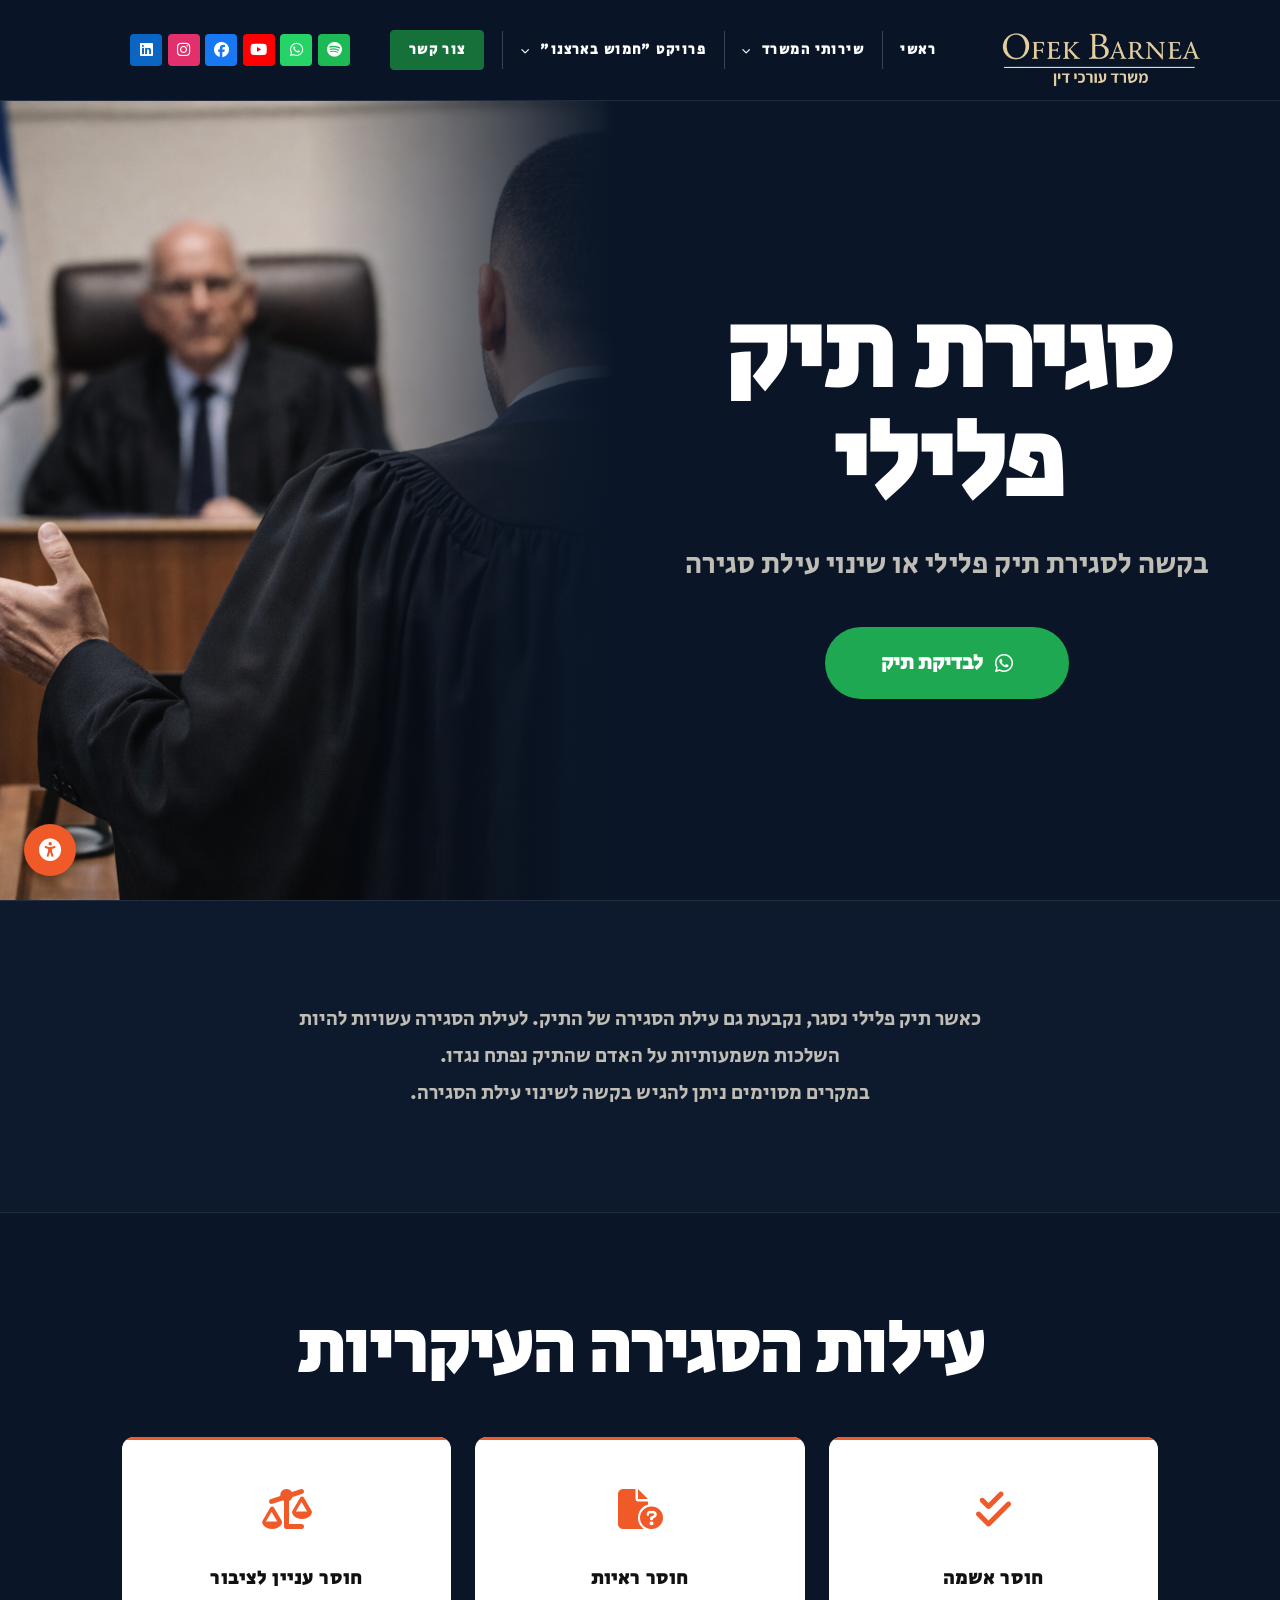
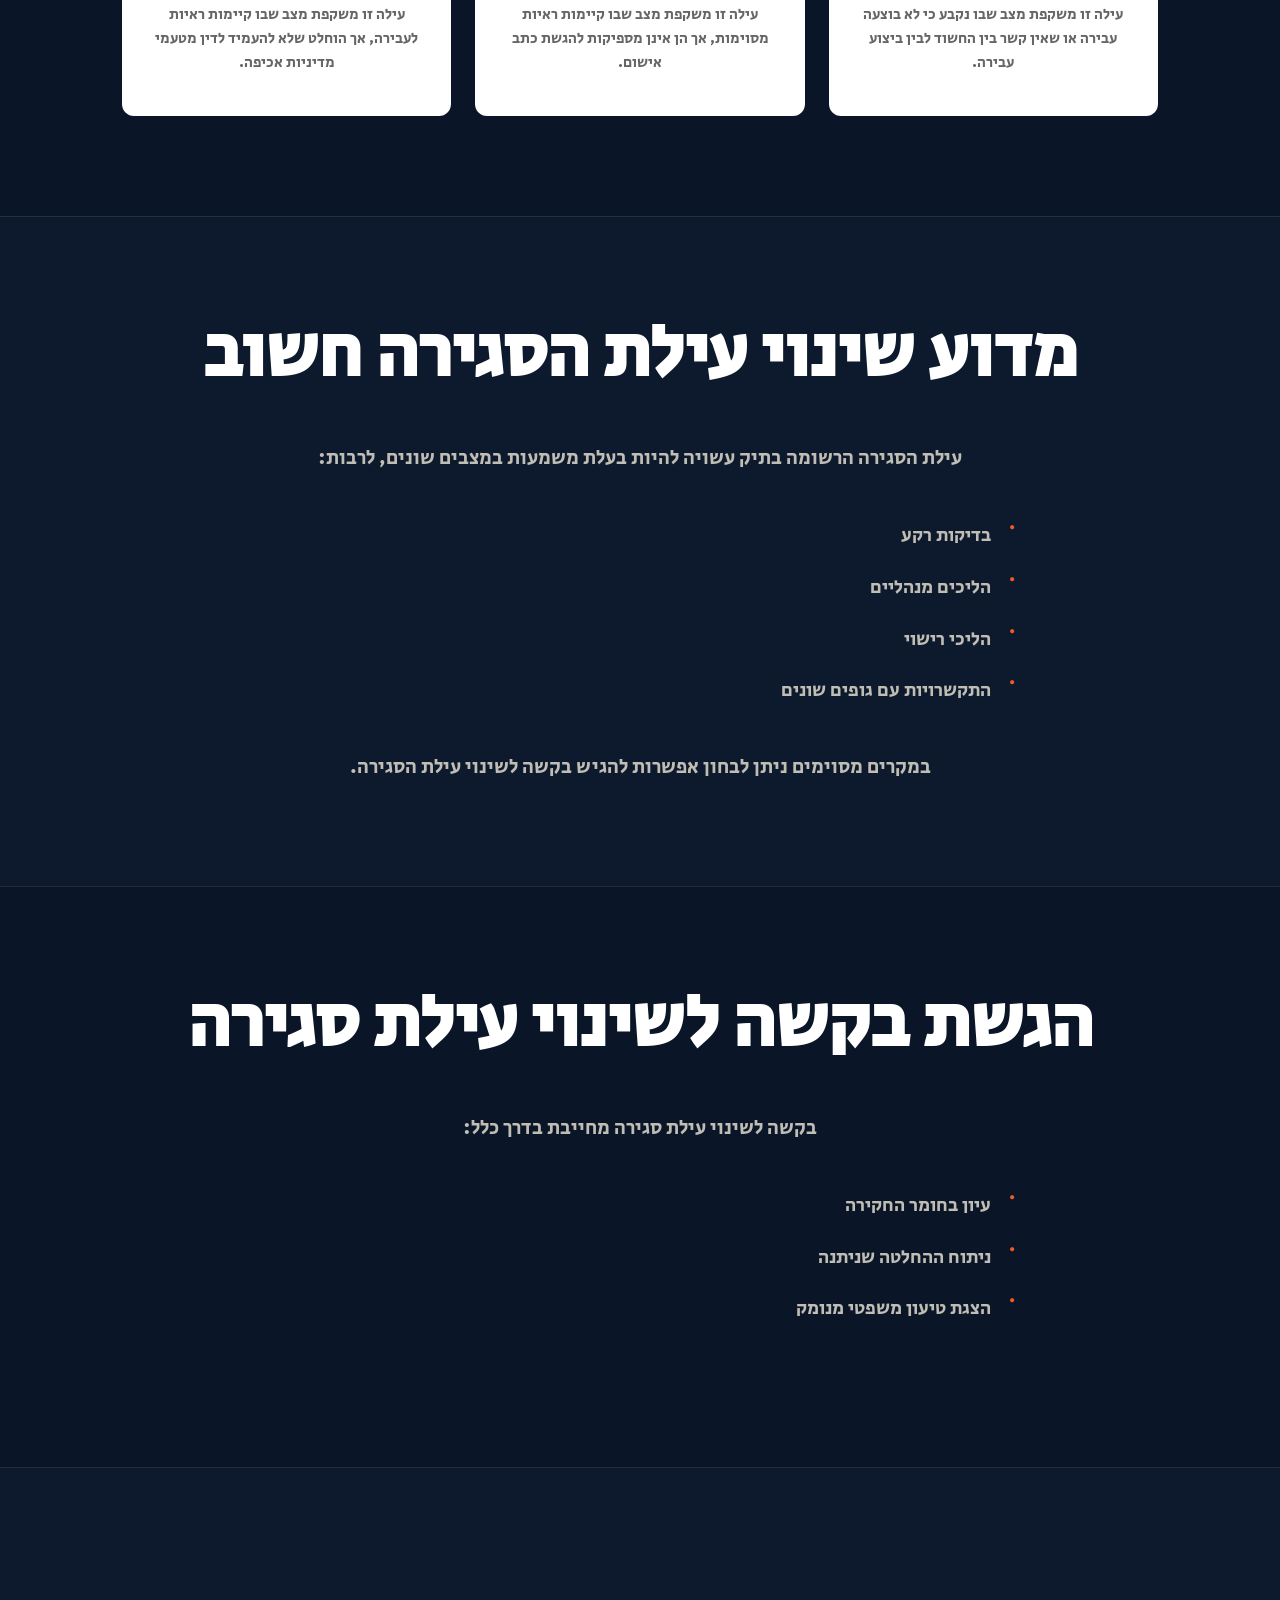
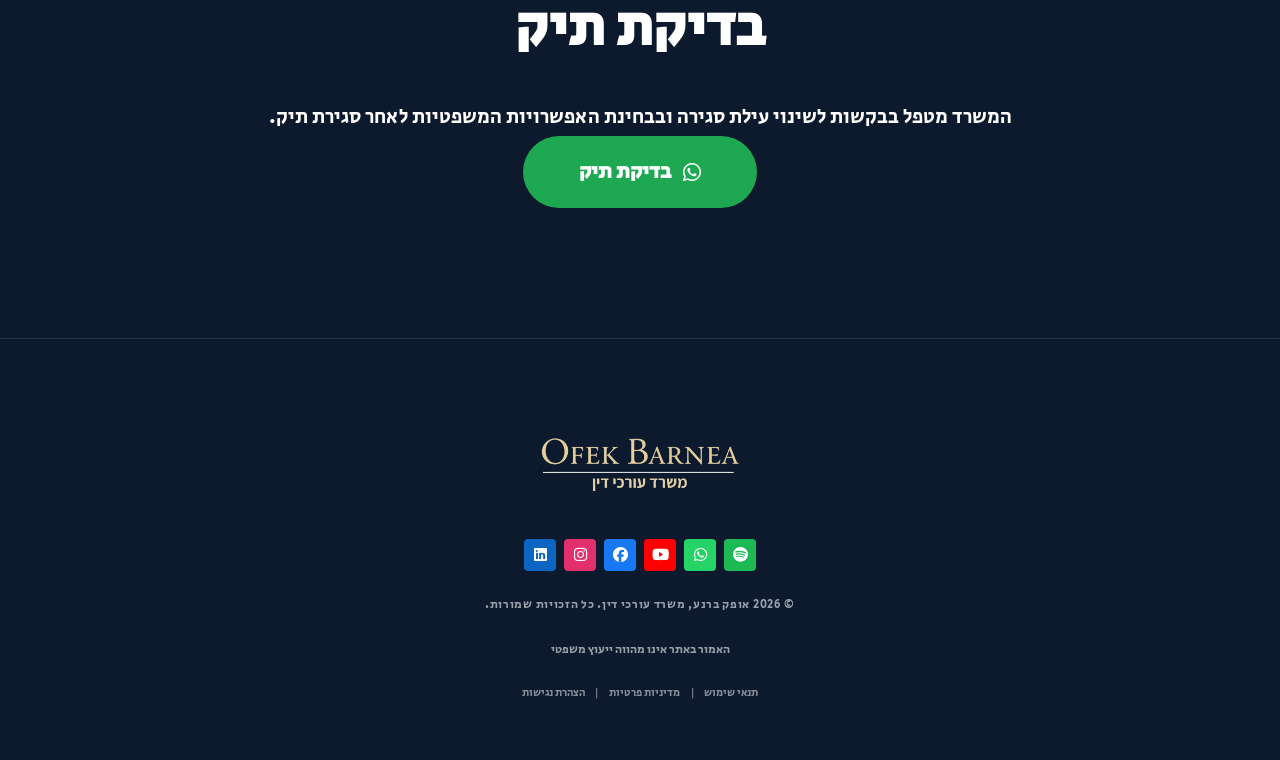
<file: sgira.html>
<!DOCTYPE html>
<html lang="he" dir="rtl">
<head>
  <meta charset="UTF-8" />
  <meta name="viewport" content="width=device-width, initial-scale=1.0" />
  <title>סגירת תיק פלילי | אופק ברנע משרד עורכי דין</title>
  <!-- Open Graph -->
  <meta property="og:type" content="website" />
  <meta property="og:url" content="https://ofekbarnea.co.il/sgira.html" />
  <meta property="og:title" content="סגירת תיק פלילי | אופק ברנע משרד עורכי דין" />
  <meta property="og:description" content="סגירת תיק פלילי או שינוי עילת סגירה — ליווי משפטי מקצועי" />
  <meta property="og:image" content="https://ofekbarnea.co.il/images/og-image.png" />
  <meta property="og:image:width" content="1200" />
  <meta property="og:image:height" content="630" />
  <meta property="og:locale" content="he_IL" />
  <meta property="og:site_name" content="אופק ברנע | משרד עורכי דין" />
  <link rel="preconnect" href="https://fonts.googleapis.com" />
  <link rel="preconnect" href="https://fonts.gstatic.com" crossorigin />
  <link href="https://fonts.googleapis.com/css2?family=Secular+One&display=swap" rel="stylesheet" />
  <link rel="stylesheet" href="https://cdnjs.cloudflare.com/ajax/libs/font-awesome/6.5.0/css/all.min.css" />
  <link rel="stylesheet" href="sgira.css?v=2" />
  <link rel="stylesheet" href="accessibility-widget.css" />
  <!-- Google AdSense -->
  <script async src="https://pagead2.googlesyndication.com/pagead/js/adsbygoogle.js?client=ca-pub-5288496160555646"
     crossorigin="anonymous"></script>
</head>
<body>
  <a href="#main-content" class="skip-to-content">דלג לתוכן</a>

  <!-- HEADER: exact copy from neshek.html with updated nav -->
  <header class="header">
    <nav class="nav">
      <a href="index.html" class="nav-logo">
        <img src="images/משרד עורכי דין ללא רקע.png" alt="אופק ברנע משרד עורכי דין" class="nav-logo-img" />
      </a>
      <ul class="nav-links" id="nav-links">
        <li><a href="index.html">ראשי</a></li>
        <li class="nav-dropdown">
          <a href="index.html#services">שירותי המשרד <i class="fa-solid fa-chevron-down nav-chevron"></i></a>
          <ul class="dropdown-menu">
            <li><a href="neshek.html">רישוי נשק</a></li>
            <li><a href="sgira.html">סגירת תיק פלילי</a></li>
            <li><a href="plili.html">ייצוג בהליכים פליליים</a></li>
            <li><a href="index.html#services">תיקים פליליים</a></li>
            <li><a href="index.html#services">ייעוץ לפני חקירה</a></li>
            <li><a href="index.html#services">ליווי משפטי</a></li>
            <li><a href="index.html#services">ייעוץ משפטי</a></li>
            <li><a href="erar.html">המדריך להגשת ערר על שלילת רישיון נשק</a></li>
          </ul>
        </li>
        <li class="nav-dropdown">
          <a href="index.html#podcast">פרויקט "חמוש בארצנו" <i class="fa-solid fa-chevron-down nav-chevron"></i></a>
          <ul class="dropdown-menu">
            <li><a href="events.html">אירועים קרובים</a></li>
            <li><a href="workshops.html">סדנאות והכשרות</a></li>
            <li><a href="podcast.html">פודקאסט</a></li>
          </ul>
        </li>
        <li><a href="index.html#contact" class="nav-cta">צור קשר</a></li>
      </ul>
      <div class="nav-socials">
        <a href="https://open.spotify.com/show/7q9zEQTl915sBsNd84j75X" class="social-btn spotify" target="_blank" rel="noopener noreferrer" aria-label="Spotify"><i class="fa-brands fa-spotify"></i></a>
        <a href="https://wa.me/972535824942" class="social-btn whatsapp" target="_blank" rel="noopener noreferrer" aria-label="WhatsApp"><i class="fa-brands fa-whatsapp"></i></a>
        <a href="https://youtube.com/playlist?list=PLqxdzFOfiqajC1ga6WbpKCWWV9lNp_h2v" class="social-btn youtube" target="_blank" rel="noopener noreferrer" aria-label="YouTube"><i class="fa-brands fa-youtube"></i></a>
        <a href="https://www.facebook.com/ofek.barnea.5/" class="social-btn facebook" target="_blank" rel="noopener noreferrer" aria-label="Facebook"><i class="fa-brands fa-facebook"></i></a>
        <a href="https://www.instagram.com/ofek_barnea" class="social-btn instagram" target="_blank" rel="noopener noreferrer" aria-label="Instagram"><i class="fa-brands fa-instagram"></i></a>
        <a href="https://www.linkedin.com/in/ofek-barnea-23609a282/" class="social-btn linkedin" target="_blank" rel="noopener noreferrer" aria-label="LinkedIn"><i class="fa-brands fa-linkedin"></i></a>
      </div>
      <button class="hamburger" id="hamburger" aria-label="תפריט">
        <span></span>
        <span></span>
        <span></span>
      </button>
    </nav>
  </header>

  <main>
  <!-- HERO -->
  <section class="sg-hero" id="main-content">
    <div class="sg-hero-inner">
      <div class="sg-hero-text">
        <h1 class="sg-hero-title">סגירת תיק פלילי</h1>
        <p class="sg-hero-subtitle">בקשה לסגירת תיק פלילי או שינוי עילת סגירה</p>
        <a href="https://wa.me/972535824942" class="sg-btn-green sg-btn-xl">
          <i class="fa-brands fa-whatsapp"></i>
          <span>לבדיקת תיק</span>
        </a>
      </div>
      <div class="sg-hero-photo">
        <img src="images/פלילי.png" alt="סגירת תיק פלילי" />
      </div>
    </div>
  </section>

  <!-- INTRO -->
  <section class="sg-section sg-intro">
    <div class="sg-container">
      <p class="sg-text-block">
        כאשר תיק פלילי נסגר, נקבעת גם עילת הסגירה של התיק. לעילת הסגירה עשויות להיות השלכות משמעותיות על האדם שהתיק נפתח נגדו.
      </p>
      <p class="sg-text-block">
        במקרים מסוימים ניתן להגיש בקשה לשינוי עילת הסגירה.
      </p>
    </div>
  </section>

  <!-- CARDS: עילות הסגירה -->
  <section class="sg-section sg-grounds">
    <div class="sg-container">
      <h2 class="sg-section-big sg-centered">עילות הסגירה העיקריות</h2>
      <div class="sg-cards-grid">
        <div class="sg-card">
          <div class="sg-card-icon">
            <i class="fa-solid fa-check-double"></i>
          </div>
          <h3>חוסר אשמה</h3>
          <p>עילה זו משקפת מצב שבו נקבע כי לא בוצעה עבירה או שאין קשר בין החשוד לבין ביצוע עבירה.</p>
        </div>
        <div class="sg-card">
          <div class="sg-card-icon">
            <i class="fa-solid fa-file-circle-question"></i>
          </div>
          <h3>חוסר ראיות</h3>
          <p>עילה זו משקפת מצב שבו קיימות ראיות מסוימות, אך הן אינן מספיקות להגשת כתב אישום.</p>
        </div>
        <div class="sg-card">
          <div class="sg-card-icon">
            <i class="fa-solid fa-scale-unbalanced"></i>
          </div>
          <h3>חוסר עניין לציבור</h3>
          <p>עילה זו משקפת מצב שבו קיימות ראיות לעבירה, אך הוחלט שלא להעמיד לדין מטעמי מדיניות אכיפה.</p>
        </div>
      </div>
    </div>
  </section>

  <!-- WHY IT MATTERS -->
  <section class="sg-section sg-importance">
    <div class="sg-container">
      <h2 class="sg-section-big sg-centered">מדוע שינוי עילת הסגירה חשוב</h2>
      <p class="sg-text-block">
        עילת הסגירה הרשומה בתיק עשויה להיות בעלת משמעות במצבים שונים, לרבות:
      </p>
      <ul class="sg-list">
        <li>בדיקות רקע</li>
        <li>הליכים מנהליים</li>
        <li>הליכי רישוי</li>
        <li>התקשרויות עם גופים שונים</li>
      </ul>
      <p class="sg-text-block">
        במקרים מסוימים ניתן לבחון אפשרות להגיש בקשה לשינוי עילת הסגירה.
      </p>
    </div>
  </section>

  <!-- HOW TO FILE -->
  <section class="sg-section sg-filing">
    <div class="sg-container">
      <h2 class="sg-section-big sg-centered">הגשת בקשה לשינוי עילת סגירה</h2>
      <p class="sg-text-block">
        בקשה לשינוי עילת סגירה מחייבת בדרך כלל:
      </p>
      <ul class="sg-list">
        <li>עיון בחומר החקירה</li>
        <li>ניתוח ההחלטה שניתנה</li>
        <li>הצגת טיעון משפטי מנומק</li>
      </ul>
    </div>
  </section>

  <!-- CTA -->
  <section class="sg-cta">
    <div class="sg-container">
      <h2 class="sg-cta-title">בדיקת תיק</h2>
      <p class="sg-text-block sg-text-block-white">
        המשרד מטפל בבקשות לשינוי עילת סגירה ובבחינת האפשרויות המשפטיות לאחר סגירת תיק.
      </p>
      <a href="https://wa.me/972535824942" class="sg-btn-green sg-btn-xl">
        <i class="fa-brands fa-whatsapp"></i> בדיקת תיק
      </a>
    </div>
  </section>

  </main>

  <!-- FOOTER -->
  <footer class="footer">
    <div class="container">
      <div class="footer-logo">
        <img src="images/משרד עורכי דין ללא רקע.png" alt="אופק ברנע משרד עורכי דין" class="footer-logo-img" />
      </div>
      <div class="social-icons">
        <a href="https://open.spotify.com/show/7q9zEQTl915sBsNd84j75X" class="social-btn spotify" target="_blank" rel="noopener noreferrer" aria-label="Spotify"><i class="fa-brands fa-spotify"></i></a>
        <a href="https://wa.me/972535824942" class="social-btn whatsapp" target="_blank" rel="noopener noreferrer" aria-label="WhatsApp"><i class="fa-brands fa-whatsapp"></i></a>
        <a href="https://youtube.com/playlist?list=PLqxdzFOfiqajC1ga6WbpKCWWV9lNp_h2v" class="social-btn youtube" target="_blank" rel="noopener noreferrer" aria-label="YouTube"><i class="fa-brands fa-youtube"></i></a>
        <a href="https://www.facebook.com/ofek.barnea.5/" class="social-btn facebook" target="_blank" rel="noopener noreferrer" aria-label="Facebook"><i class="fa-brands fa-facebook"></i></a>
        <a href="https://www.instagram.com/ofek_barnea" class="social-btn instagram" target="_blank" rel="noopener noreferrer" aria-label="Instagram"><i class="fa-brands fa-instagram"></i></a>
        <a href="https://www.linkedin.com/in/ofek-barnea-23609a282/" class="social-btn linkedin" target="_blank" rel="noopener noreferrer" aria-label="LinkedIn"><i class="fa-brands fa-linkedin"></i></a>
      </div>
      <p class="footer-copy">© 2026 אופק ברנע, משרד עורכי דין. כל הזכויות שמורות.</p>
      <p class="footer-disclaimer">האמור באתר אינו מהווה ייעוץ משפטי</p>
      <div class="footer-legal-links">
        <a href="terms.html">תנאי שימוש</a>
        <span class="footer-sep">|</span>
        <a href="privacy.html">מדיניות פרטיות</a>
        <span class="footer-sep">|</span>
        <a href="accessibility.html">הצהרת נגישות</a>
      </div>
    </div>
  </footer>

  <script src="script.js?v=2"></script>
  <script src="accessibility.js"></script>
</body>
</html>
</file>
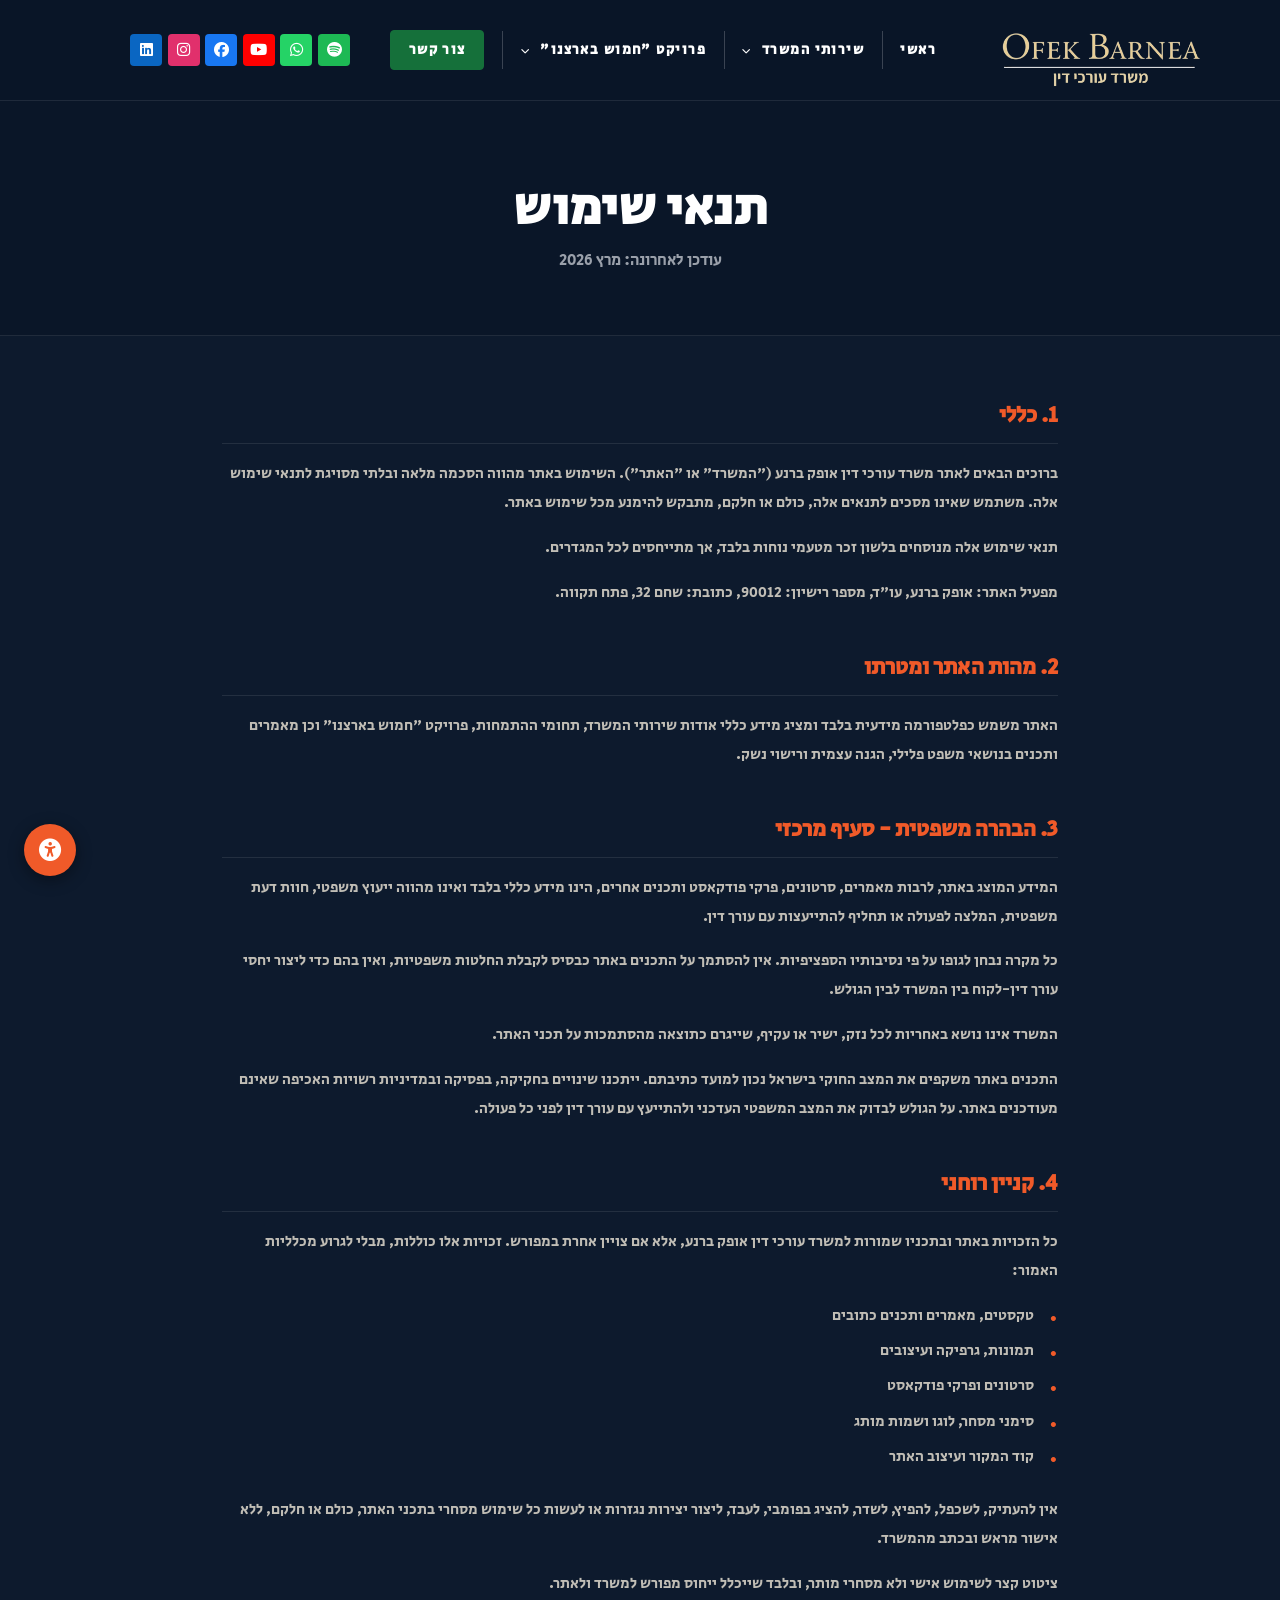
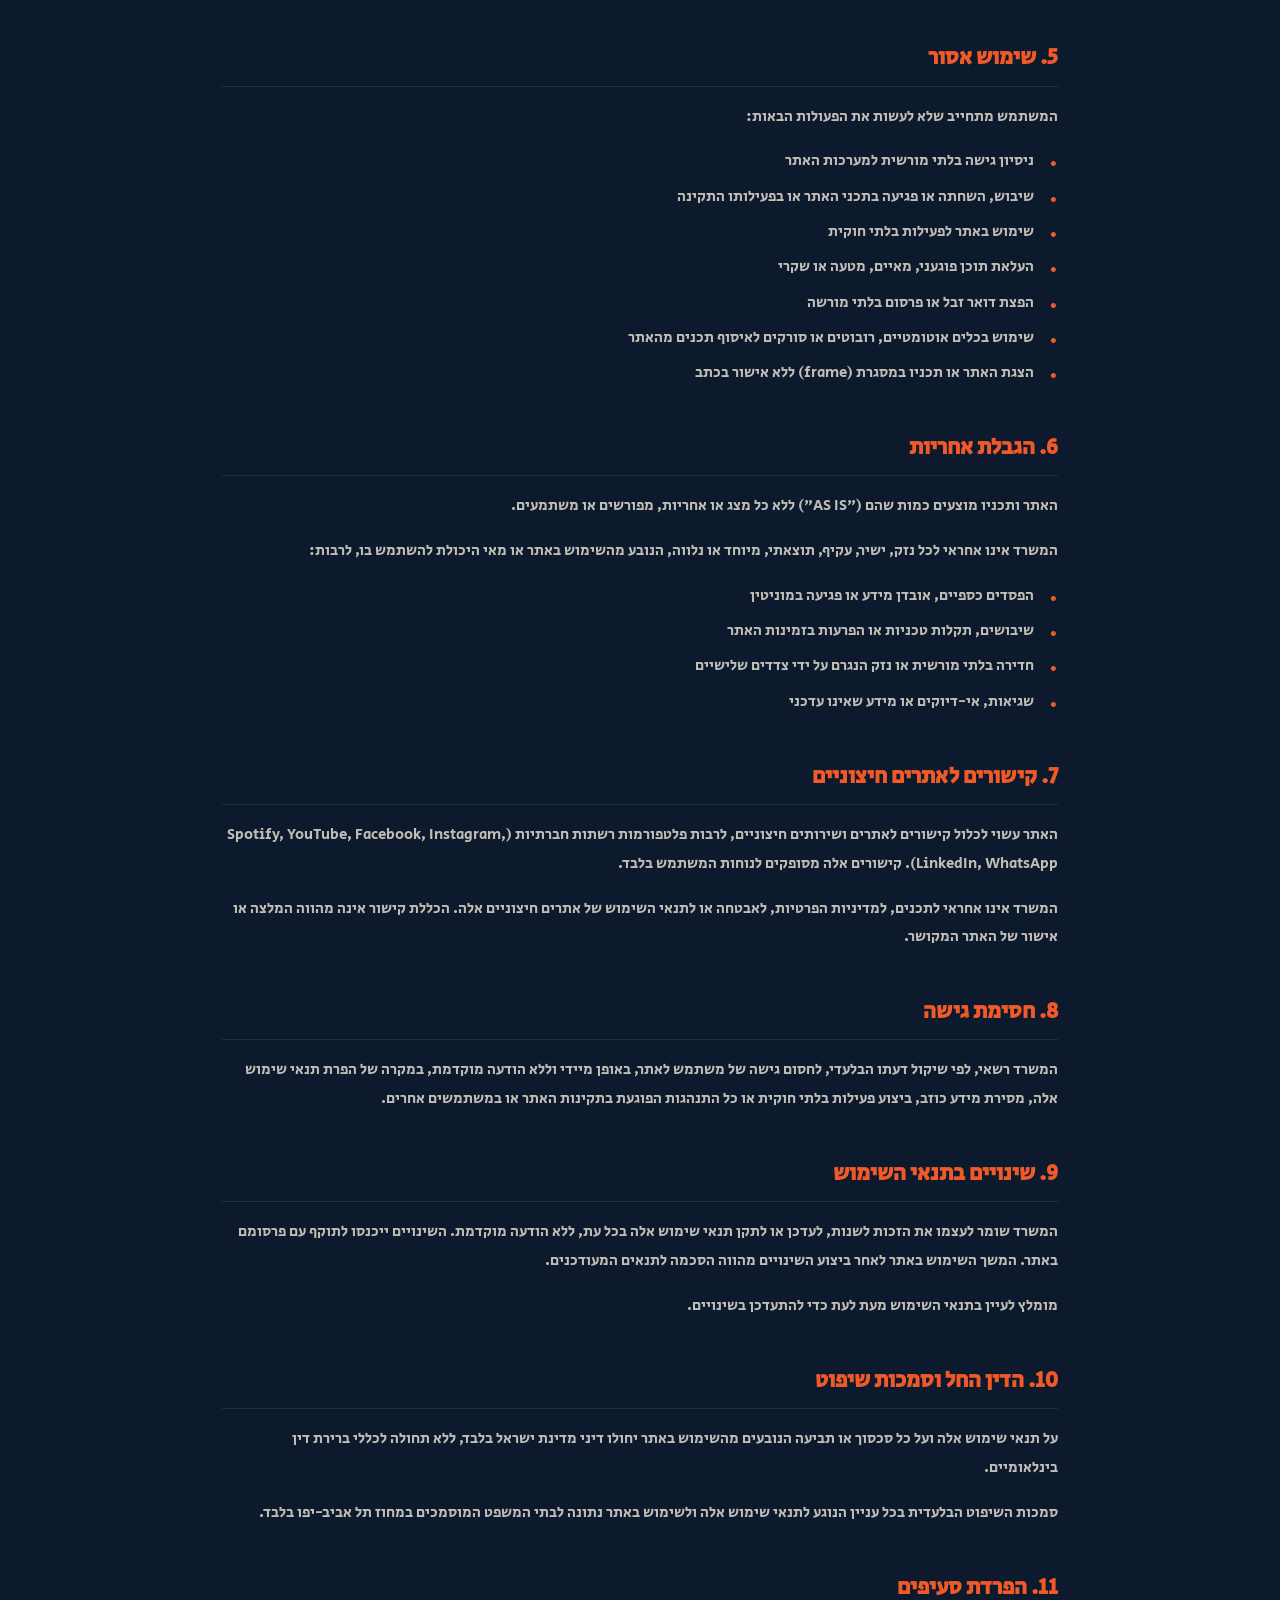
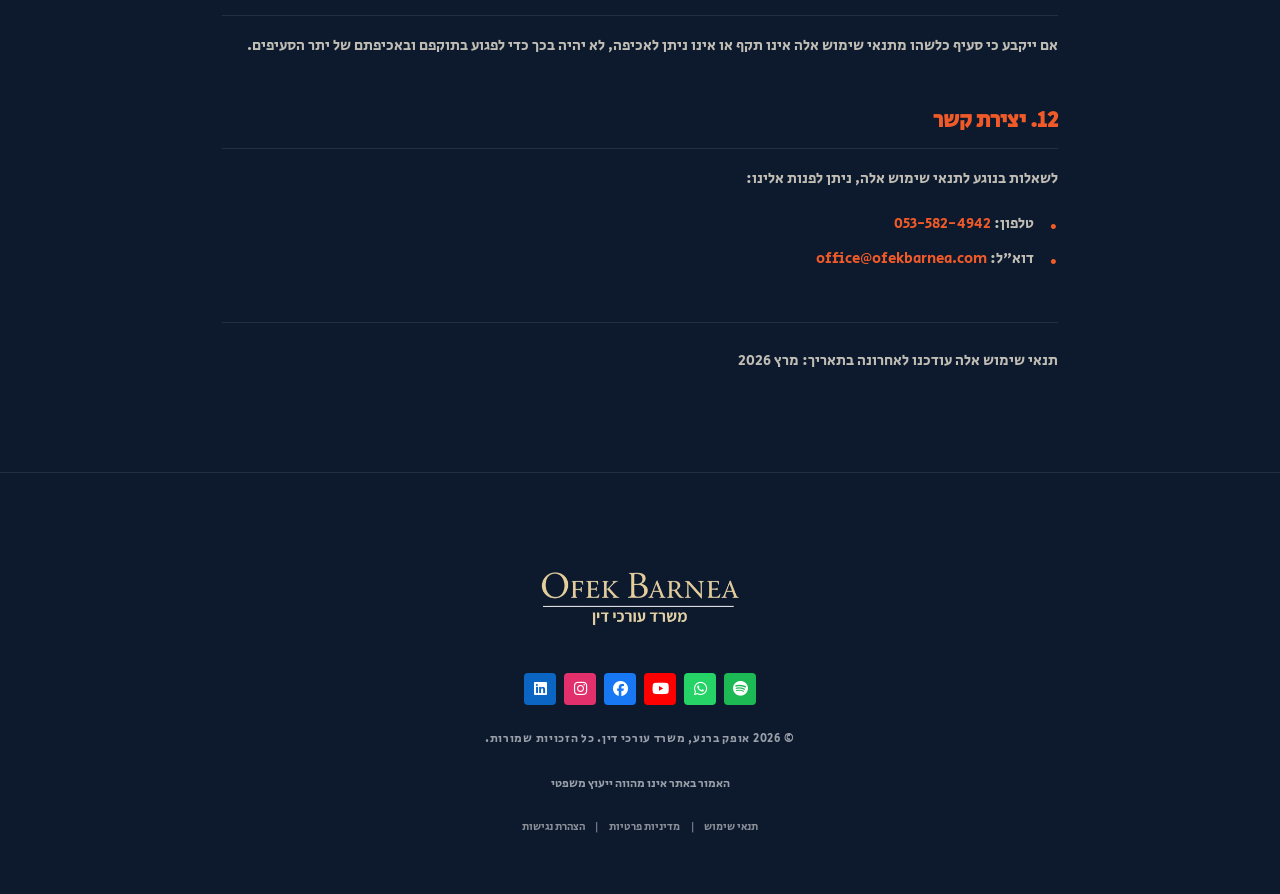
<file: terms.html>
<!DOCTYPE html>
<html lang="he" dir="rtl">
<head>
  <meta charset="UTF-8" />
  <meta name="viewport" content="width=device-width, initial-scale=1.0" />
  <title>תנאי שימוש | אופק ברנע משרד עורכי דין</title>
  <!-- Open Graph -->
  <meta property="og:type" content="website" />
  <meta property="og:url" content="https://ofekbarnea.co.il/terms.html" />
  <meta property="og:title" content="תנאי שימוש | אופק ברנע משרד עורכי דין" />
  <meta property="og:description" content="תנאי שימוש — אופק ברנע משרד עורכי דין" />
  <meta property="og:image" content="https://ofekbarnea.co.il/images/og-image.png" />
  <meta property="og:image:width" content="1200" />
  <meta property="og:image:height" content="630" />
  <meta property="og:locale" content="he_IL" />
  <meta property="og:site_name" content="אופק ברנע | משרד עורכי דין" />
  <link rel="preconnect" href="https://fonts.googleapis.com" />
  <link rel="preconnect" href="https://fonts.gstatic.com" crossorigin />
  <link href="https://fonts.googleapis.com/css2?family=Secular+One&display=swap" rel="stylesheet" />
  <link rel="stylesheet" href="https://cdnjs.cloudflare.com/ajax/libs/font-awesome/6.5.0/css/all.min.css" />
  <link rel="stylesheet" href="legal.css?v=2" />
  <link rel="stylesheet" href="accessibility-widget.css" />
  <!-- Google AdSense -->
  <script async src="https://pagead2.googlesyndication.com/pagead/js/adsbygoogle.js?client=ca-pub-5288496160555646"
     crossorigin="anonymous"></script>
</head>
<body>
  <a href="#main-content" class="skip-to-content">דלג לתוכן</a>

  <!-- ===== HEADER ===== -->
  <header class="header">
    <nav class="nav">
      <a href="index.html" class="nav-logo">
        <img src="images/משרד עורכי דין ללא רקע.png" alt="אופק ברנע משרד עורכי דין" class="nav-logo-img" />
      </a>
      <ul class="nav-links" id="nav-links">
        <li><a href="index.html">ראשי</a></li>
        <li class="nav-dropdown">
          <a href="index.html#services">שירותי המשרד <i class="fa-solid fa-chevron-down nav-chevron"></i></a>
          <ul class="dropdown-menu">
            <li><a href="neshek.html">רישוי נשק</a></li>
            <li><a href="sgira.html">סגירת תיק פלילי</a></li>
            <li><a href="plili.html">ייצוג בהליכים פליליים</a></li>
            <li><a href="index.html#services">תיקים פליליים</a></li>
            <li><a href="index.html#services">ייעוץ לפני חקירה</a></li>
            <li><a href="index.html#services">ליווי משפטי</a></li>
            <li><a href="index.html#services">ייעוץ משפטי</a></li>
            <li><a href="erar.html">המדריך להגשת ערר על שלילת רישיון נשק</a></li>
          </ul>
        </li>
        <li class="nav-dropdown">
          <a href="index.html#podcast">פרויקט "חמוש בארצנו" <i class="fa-solid fa-chevron-down nav-chevron"></i></a>
          <ul class="dropdown-menu">
            <li><a href="events.html">אירועים קרובים</a></li>
            <li><a href="workshops.html">סדנאות והכשרות</a></li>
            <li><a href="podcast.html">פודקאסט</a></li>
          </ul>
        </li>
        <li><a href="index.html#contact" class="nav-cta">צור קשר</a></li>
      </ul>
      <div class="nav-socials">
        <a href="https://open.spotify.com/show/7q9zEQTl915sBsNd84j75X" class="social-btn spotify" target="_blank" rel="noopener noreferrer" aria-label="Spotify"><i class="fa-brands fa-spotify"></i></a>
        <a href="https://wa.me/972535824942" class="social-btn whatsapp" target="_blank" rel="noopener noreferrer" aria-label="WhatsApp"><i class="fa-brands fa-whatsapp"></i></a>
        <a href="https://youtube.com/playlist?list=PLqxdzFOfiqajC1ga6WbpKCWWV9lNp_h2v" class="social-btn youtube" target="_blank" rel="noopener noreferrer" aria-label="YouTube"><i class="fa-brands fa-youtube"></i></a>
        <a href="https://www.facebook.com/ofek.barnea.5/" class="social-btn facebook" target="_blank" rel="noopener noreferrer" aria-label="Facebook"><i class="fa-brands fa-facebook"></i></a>
        <a href="https://www.instagram.com/ofek_barnea" class="social-btn instagram" target="_blank" rel="noopener noreferrer" aria-label="Instagram"><i class="fa-brands fa-instagram"></i></a>
        <a href="https://www.linkedin.com/in/ofek-barnea-23609a282/" class="social-btn linkedin" target="_blank" rel="noopener noreferrer" aria-label="LinkedIn"><i class="fa-brands fa-linkedin"></i></a>
      </div>
      <button class="hamburger" id="hamburger" aria-label="תפריט">
        <span></span>
        <span></span>
        <span></span>
      </button>
    </nav>
  </header>

  <main>
  <!-- ===== HERO ===== -->
  <section class="lg-hero" id="main-content">
    <div class="lg-container">
      <h1 class="lg-hero-title">תנאי שימוש</h1>
      <p class="lg-hero-subtitle">עודכן לאחרונה: מרץ 2026</p>
    </div>
  </section>

  <!-- ===== CONTENT ===== -->
  <section class="lg-content">
    <div class="lg-container">

      <h2>1. כללי</h2>
      <p>ברוכים הבאים לאתר משרד עורכי דין אופק ברנע ("המשרד" או "האתר"). השימוש באתר מהווה הסכמה מלאה ובלתי מסויגת לתנאי שימוש אלה. משתמש שאינו מסכים לתנאים אלה, כולם או חלקם, מתבקש להימנע מכל שימוש באתר.</p>
      <p>תנאי שימוש אלה מנוסחים בלשון זכר מטעמי נוחות בלבד, אך מתייחסים לכל המגדרים.</p>
      <p>מפעיל האתר: אופק ברנע, עו"ד, מספר רישיון: 90012, כתובת: שחם 32, פתח תקווה.</p>

      <h2>2. מהות האתר ומטרתו</h2>
      <p>האתר משמש כפלטפורמה מידעית בלבד ומציג מידע כללי אודות שירותי המשרד, תחומי ההתמחות, פרויקט "חמוש בארצנו" וכן מאמרים ותכנים בנושאי משפט פלילי, הגנה עצמית ורישוי נשק.</p>

      <h2>3. הבהרה משפטית - סעיף מרכזי</h2>
      <p>המידע המוצג באתר, לרבות מאמרים, סרטונים, פרקי פודקאסט ותכנים אחרים, הינו מידע כללי בלבד ואינו מהווה ייעוץ משפטי, חוות דעת משפטית, המלצה לפעולה או תחליף להתייעצות עם עורך דין.</p>
      <p>כל מקרה נבחן לגופו על פי נסיבותיו הספציפיות. אין להסתמך על התכנים באתר כבסיס לקבלת החלטות משפטיות, ואין בהם כדי ליצור יחסי עורך דין-לקוח בין המשרד לבין הגולש.</p>
      <p>המשרד אינו נושא באחריות לכל נזק, ישיר או עקיף, שייגרם כתוצאה מהסתמכות על תכני האתר.</p>
      <p>התכנים באתר משקפים את המצב החוקי בישראל נכון למועד כתיבתם. ייתכנו שינויים בחקיקה, בפסיקה ובמדיניות רשויות האכיפה שאינם מעודכנים באתר. על הגולש לבדוק את המצב המשפטי העדכני ולהתייעץ עם עורך דין לפני כל פעולה.</p>

      <h2>4. קניין רוחני</h2>
      <p>כל הזכויות באתר ובתכניו שמורות למשרד עורכי דין אופק ברנע, אלא אם צויין אחרת במפורש. זכויות אלו כוללות, מבלי לגרוע מכלליות האמור:</p>
      <ul>
        <li>טקסטים, מאמרים ותכנים כתובים</li>
        <li>תמונות, גרפיקה ועיצובים</li>
        <li>סרטונים ופרקי פודקאסט</li>
        <li>סימני מסחר, לוגו ושמות מותג</li>
        <li>קוד המקור ועיצוב האתר</li>
      </ul>
      <p>אין להעתיק, לשכפל, להפיץ, לשדר, להציג בפומבי, לעבד, ליצור יצירות נגזרות או לעשות כל שימוש מסחרי בתכני האתר, כולם או חלקם, ללא אישור מראש ובכתב מהמשרד.</p>
      <p>ציטוט קצר לשימוש אישי ולא מסחרי מותר, ובלבד שייכלל ייחוס מפורש למשרד ולאתר.</p>

      <h2>5. שימוש אסור</h2>
      <p>המשתמש מתחייב שלא לעשות את הפעולות הבאות:</p>
      <ul>
        <li>ניסיון גישה בלתי מורשית למערכות האתר</li>
        <li>שיבוש, השחתה או פגיעה בתכני האתר או בפעילותו התקינה</li>
        <li>שימוש באתר לפעילות בלתי חוקית</li>
        <li>העלאת תוכן פוגעני, מאיים, מטעה או שקרי</li>
        <li>הפצת דואר זבל או פרסום בלתי מורשה</li>
        <li>שימוש בכלים אוטומטיים, רובוטים או סורקים לאיסוף תכנים מהאתר</li>
        <li>הצגת האתר או תכניו במסגרת (frame) ללא אישור בכתב</li>
      </ul>

      <h2>6. הגבלת אחריות</h2>
      <p>האתר ותכניו מוצעים כמות שהם ("AS IS") ללא כל מצג או אחריות, מפורשים או משתמעים.</p>
      <p>המשרד אינו אחראי לכל נזק, ישיר, עקיף, תוצאתי, מיוחד או נלווה, הנובע מהשימוש באתר או מאי היכולת להשתמש בו, לרבות:</p>
      <ul>
        <li>הפסדים כספיים, אובדן מידע או פגיעה במוניטין</li>
        <li>שיבושים, תקלות טכניות או הפרעות בזמינות האתר</li>
        <li>חדירה בלתי מורשית או נזק הנגרם על ידי צדדים שלישיים</li>
        <li>שגיאות, אי-דיוקים או מידע שאינו עדכני</li>
      </ul>

      <h2>7. קישורים לאתרים חיצוניים</h2>
      <p>האתר עשוי לכלול קישורים לאתרים ושירותים חיצוניים, לרבות פלטפורמות רשתות חברתיות (Spotify, YouTube, Facebook, Instagram, LinkedIn, WhatsApp). קישורים אלה מסופקים לנוחות המשתמש בלבד.</p>
      <p>המשרד אינו אחראי לתכנים, למדיניות הפרטיות, לאבטחה או לתנאי השימוש של אתרים חיצוניים אלה. הכללת קישור אינה מהווה המלצה או אישור של האתר המקושר.</p>

      <h2>8. חסימת גישה</h2>
      <p>המשרד רשאי, לפי שיקול דעתו הבלעדי, לחסום גישה של משתמש לאתר, באופן מיידי וללא הודעה מוקדמת, במקרה של הפרת תנאי שימוש אלה, מסירת מידע כוזב, ביצוע פעילות בלתי חוקית או כל התנהגות הפוגעת בתקינות האתר או במשתמשים אחרים.</p>

      <h2>9. שינויים בתנאי השימוש</h2>
      <p>המשרד שומר לעצמו את הזכות לשנות, לעדכן או לתקן תנאי שימוש אלה בכל עת, ללא הודעה מוקדמת. השינויים ייכנסו לתוקף עם פרסומם באתר. המשך השימוש באתר לאחר ביצוע השינויים מהווה הסכמה לתנאים המעודכנים.</p>
      <p>מומלץ לעיין בתנאי השימוש מעת לעת כדי להתעדכן בשינויים.</p>

      <h2>10. הדין החל וסמכות שיפוט</h2>
      <p>על תנאי שימוש אלה ועל כל סכסוך או תביעה הנובעים מהשימוש באתר יחולו דיני מדינת ישראל בלבד, ללא תחולה לכללי ברירת דין בינלאומיים.</p>
      <p>סמכות השיפוט הבלעדית בכל עניין הנוגע לתנאי שימוש אלה ולשימוש באתר נתונה לבתי המשפט המוסמכים במחוז תל אביב-יפו בלבד.</p>

      <h2>11. הפרדת סעיפים</h2>
      <p>אם ייקבע כי סעיף כלשהו מתנאי שימוש אלה אינו תקף או אינו ניתן לאכיפה, לא יהיה בכך כדי לפגוע בתוקפם ובאכיפתם של יתר הסעיפים.</p>

      <h2>12. יצירת קשר</h2>
      <p>לשאלות בנוגע לתנאי שימוש אלה, ניתן לפנות אלינו:</p>
      <ul>
        <li>טלפון: <a href="tel:+972535824942">053-582-4942</a></li>
        <li>דוא"ל: <a href="mailto:office@ofekbarnea.com">office@ofekbarnea.com</a></li>
      </ul>

      <p class="lg-update">תנאי שימוש אלה עודכנו לאחרונה בתאריך: מרץ 2026</p>

    </div>
  </section>

  </main>

  <!-- ===== FOOTER ===== -->
  <footer class="footer">
    <div class="container">
      <div class="footer-logo">
        <img src="images/משרד עורכי דין ללא רקע.png" alt="אופק ברנע משרד עורכי דין" class="footer-logo-img" />
      </div>
      <div class="social-icons">
        <a href="https://open.spotify.com/show/7q9zEQTl915sBsNd84j75X" class="social-btn spotify" target="_blank" rel="noopener noreferrer" aria-label="Spotify"><i class="fa-brands fa-spotify"></i></a>
        <a href="https://wa.me/972535824942" class="social-btn whatsapp" target="_blank" rel="noopener noreferrer" aria-label="WhatsApp"><i class="fa-brands fa-whatsapp"></i></a>
        <a href="https://youtube.com/playlist?list=PLqxdzFOfiqajC1ga6WbpKCWWV9lNp_h2v" class="social-btn youtube" target="_blank" rel="noopener noreferrer" aria-label="YouTube"><i class="fa-brands fa-youtube"></i></a>
        <a href="https://www.facebook.com/ofek.barnea.5/" class="social-btn facebook" target="_blank" rel="noopener noreferrer" aria-label="Facebook"><i class="fa-brands fa-facebook"></i></a>
        <a href="https://www.instagram.com/ofek_barnea" class="social-btn instagram" target="_blank" rel="noopener noreferrer" aria-label="Instagram"><i class="fa-brands fa-instagram"></i></a>
        <a href="https://www.linkedin.com/in/ofek-barnea-23609a282/" class="social-btn linkedin" target="_blank" rel="noopener noreferrer" aria-label="LinkedIn"><i class="fa-brands fa-linkedin"></i></a>
      </div>
      <p class="footer-copy">© 2026 אופק ברנע, משרד עורכי דין. כל הזכויות שמורות.</p>
      <p class="footer-disclaimer">האמור באתר אינו מהווה ייעוץ משפטי</p>
      <div class="footer-legal-links">
        <a href="terms.html">תנאי שימוש</a>
        <span class="footer-sep">|</span>
        <a href="privacy.html">מדיניות פרטיות</a>
        <span class="footer-sep">|</span>
        <a href="accessibility.html">הצהרת נגישות</a>
      </div>
    </div>
  </footer>

  <script src="script.js"></script>
  <script src="accessibility.js"></script>
</body>
</html>
</file>
<file: legal.css>
/* ===========================
   LEGAL PAGES — Shared CSS
   Prefix: .lg-
=========================== */

*, *::before, *::after {
  margin: 0;
  padding: 0;
  box-sizing: border-box;
}

:root {
  --black:     #0a1628;
  --dark:      #0d1a2d;
  --orange:    #f05a29;
  --red:       #e63b3b;
  --green-wa:  #1DA851;
  --white:     #ffffff;
  --gray:      #c0bdb5;
  --gray-text: #9aa0aa;
  --gray-light: #2a3340;
  --border:    rgba(255, 255, 255, 0.09);
  --font:      'Secular One', sans-serif;
}

html { scroll-behavior: smooth; }

body {
  font-family: var(--font);
  background-color: var(--black);
  color: var(--white);
  direction: rtl;
  line-height: 1.75;
  -webkit-font-smoothing: antialiased;
  padding-top: 100px;
}

a { text-decoration: none; color: inherit; transition: all 0.25s ease; }
p { margin-bottom: 1rem; }
p:last-child { margin-bottom: 0; }

/* ===========================
   CONTAINERS
=========================== */
.container {
  max-width: 1200px;
  margin: 0 auto;
  padding: 0 2rem;
}

.lg-container {
  max-width: 900px;
  margin: 0 auto;
  padding: 0 2rem;
}

/* ===========================
   SOCIAL ICONS (shared)
=========================== */
.social-icons {
  display: flex;
  align-items: center;
  gap: 0.5rem;
}

.social-btn {
  display: flex;
  align-items: center;
  justify-content: center;
  width: 32px;
  height: 32px;
  border-radius: 4px;
  font-size: 0.95rem;
  transition: all 0.25s ease;
  border: 1px solid transparent;
}
.social-btn:hover { transform: translateY(-2px); opacity: 0.85; }
.social-btn.spotify   { background-color: #1DB954; color: #fff; }
.social-btn.whatsapp  { background-color: #25D366; color: #fff; }
.social-btn.youtube   { background-color: #FF0000; color: #fff; }
.social-btn.facebook  { background-color: #1877F2; color: #fff; }
.social-btn.instagram { background-color: #E1306C; color: #fff; }
.social-btn.linkedin  { background-color: #0A66C2; color: #fff; }

/* ===========================
   HEADER / NAV
=========================== */
.header {
  position: fixed;
  top: 0;
  right: 0;
  left: 0;
  z-index: 999;
  background-color: rgba(10, 22, 40, 0.97);
  border-bottom: 1px solid var(--border);
  backdrop-filter: blur(16px);
}

.nav {
  max-width: 1200px;
  margin: 0 auto;
  padding: 0 2rem;
  height: 100px;
  display: flex;
  align-items: center;
  justify-content: flex-start;
  gap: 2.5rem;
}

.nav-logo {
  display: flex;
  align-items: center;
}

.nav-logo-img {
  height: 120px;
  width: auto;
  object-fit: contain;
}

.nav-links {
  list-style: none;
  display: flex;
  align-items: center;
  gap: 0;
}

.nav-links li {
  display: flex;
  align-items: center;
}

.nav-links li:not(:last-child) {
  border-left: 1px solid rgba(255, 255, 255, 0.2);
}

.nav-links a {
  display: block;
  padding: 0.4rem 1.1rem;
  border-radius: 4px;
  font-size: 0.9rem;
  font-weight: 700;
  letter-spacing: 0.1em;
  text-transform: uppercase;
  color: var(--white);
  transition: background-color 0.2s ease, color 0.2s ease;
}

.nav-links a:hover {
  background-color: rgba(255, 255, 255, 0.1);
  color: var(--white);
}

.nav-cta {
  background-color: #15703a !important;
  color: var(--white) !important;
  border: 1px solid #15703a;
  padding: 0.4rem 1.4rem;
  border-radius: 4px;
  margin-right: 1.1rem;
  white-space: nowrap;
}

.nav-cta:hover {
  background-color: #189845 !important;
  border-color: #189845 !important;
  color: var(--white) !important;
}

.nav-socials {
  display: flex;
  align-items: center;
  gap: 0.35rem;
}

/* --- Dropdown --- */
.nav-dropdown {
  position: relative;
}

.nav-dropdown > a .nav-chevron {
  font-size: 0.55rem;
  margin-right: 0.3rem;
  transition: transform 0.25s ease;
}

.nav-dropdown:hover > a .nav-chevron {
  transform: rotate(180deg);
}

.dropdown-menu {
  position: absolute;
  top: 100%;
  right: 0;
  min-width: 240px;
  list-style: none;
  padding: 0.5rem 0;
  margin: 0;
  background-color: rgba(10, 22, 40, 0.97);
  backdrop-filter: blur(16px);
  border: 1px solid var(--border);
  border-radius: 6px;
  opacity: 0;
  visibility: hidden;
  transform: translateY(8px);
  transition: opacity 0.25s ease, visibility 0.25s ease, transform 0.25s ease;
  z-index: 1000;
}

.nav-dropdown:hover .dropdown-menu {
  opacity: 1;
  visibility: visible;
  transform: translateY(0);
}

.dropdown-menu li {
  border-left: none !important;
}

.dropdown-menu a {
  display: block;
  padding: 0.6rem 1.2rem;
  font-size: 0.8rem;
  font-weight: 600;
  letter-spacing: 0.04em;
  text-transform: none;
  color: var(--white);
  white-space: nowrap;
  transition: background-color 0.2s ease;
}

.dropdown-menu a:hover {
  background-color: rgba(240, 90, 41, 0.15);
  color: var(--orange);
}

.hamburger {
  display: none;
  flex-direction: column;
  justify-content: center;
  gap: 5px;
  background: none;
  border: none;
  cursor: pointer;
  padding: 4px;
  margin-right: auto;
}
.hamburger span {
  display: block;
  width: 24px;
  height: 2px;
  background-color: var(--white);
  transition: all 0.3s ease;
}
.hamburger.open span:nth-child(1) { transform: translateY(7px) rotate(45deg); }
.hamburger.open span:nth-child(2) { opacity: 0; }
.hamburger.open span:nth-child(3) { transform: translateY(-7px) rotate(-45deg); }

/* ===========================
   LEGAL PAGE HERO
=========================== */
.lg-hero {
  background-color: var(--black);
  padding: 80px 0 60px;
  text-align: center;
  border-bottom: 1px solid var(--border);
}

.lg-hero-title {
  font-size: clamp(2rem, 5vw, 3.2rem);
  font-weight: 900;
  line-height: 1.15;
  color: var(--white);
  margin-bottom: 0.5rem;
}

.lg-hero-subtitle {
  font-size: 1rem;
  color: var(--gray-text);
  margin: 0;
}

/* ===========================
   LEGAL CONTENT
=========================== */
.lg-content {
  padding: 60px 0 80px;
  background-color: var(--dark);
}

.lg-content h2 {
  font-size: 1.4rem;
  color: var(--orange);
  margin-top: 2.5rem;
  margin-bottom: 1rem;
  padding-bottom: 0.5rem;
  border-bottom: 1px solid var(--border);
}

.lg-content h2:first-child {
  margin-top: 0;
}

.lg-content p {
  font-size: 0.95rem;
  color: var(--gray);
  line-height: 1.9;
  margin-bottom: 1rem;
}

.lg-content ul {
  list-style: none;
  padding: 0;
  margin-bottom: 1.5rem;
}

.lg-content ul li {
  font-size: 0.95rem;
  color: var(--gray);
  line-height: 1.9;
  padding-right: 1.5rem;
  position: relative;
  margin-bottom: 0.4rem;
}

.lg-content ul li::before {
  content: "\2022";
  color: var(--orange);
  position: absolute;
  right: 0;
  font-size: 1.2rem;
  line-height: 1.7;
}

.lg-content a {
  color: var(--orange);
}

.lg-content a:hover {
  text-decoration: underline;
}

.lg-update {
  margin-top: 3rem;
  padding-top: 1.5rem;
  border-top: 1px solid var(--border);
  font-size: 0.8rem;
  color: var(--gray-text);
}

/* ===========================
   FOOTER
=========================== */
.footer {
  padding: 3.5rem 0;
  background-color: var(--dark);
  border-top: 1px solid var(--border);
}

.footer .container {
  display: flex;
  flex-direction: column;
  align-items: center;
  gap: 1.5rem;
  text-align: center;
}

.footer-logo {
  display: flex;
  align-items: center;
  gap: 0.75rem;
}

.footer-logo-img {
  height: 120px;
  width: auto;
  object-fit: contain;
}

.footer-copy {
  font-size: 0.72rem;
  color: #9aa0aa;
  letter-spacing: 0.06em;
  text-transform: uppercase;
  margin: 0;
}

.footer-disclaimer {
  font-size: 0.75rem;
  color: #9aa0aa;
  margin: 0;
}

.footer-legal-links {
  display: flex;
  align-items: center;
  gap: 0.6rem;
  flex-wrap: wrap;
  justify-content: center;
}

.footer-legal-links a {
  font-size: 0.7rem;
  color: #8a8f99;
  transition: color 0.2s ease;
}

.footer-legal-links a:hover {
  color: var(--orange);
}

.footer-sep {
  color: #8a8f99;
  font-size: 0.7rem;
}

/* ===========================
   MOBILE (max 768px)
=========================== */
@media (max-width: 768px) {
  body { padding-top: 100px; }
  .social-btn { width: 28px; height: 28px; font-size: 0.85rem; }
  .nav-socials { display: none; }
  .social-icons { gap: 0.4rem; }
  .nav { justify-content: center; gap: 0; position: relative; }
  .hamburger { display: flex; position: absolute; right: 1.5rem; }
  .nav-links {
    display: none;
    position: absolute;
    top: 100px;
    right: 0;
    left: 0;
    background-color: #0a1628;
    flex-direction: column;
    align-items: stretch;
    text-align: center;
    padding: 1.5rem 2rem;
    gap: 1.25rem;
    border-bottom: 1px solid var(--border);
  }
  .nav-links.open { display: flex; }
  .nav-links a { font-size: 0.9rem; }
  .nav-links > li { text-align: center; display: block; }
  .nav-links > li > a { display: block; text-align: center; }

  .nav-dropdown { position: static; }
  .dropdown-menu {
    position: static;
    opacity: 1;
    visibility: visible;
    transform: none;
    background: transparent;
    border: none;
    border-radius: 0;
    backdrop-filter: none;
    padding: 0;
    min-width: auto;
    max-height: 0;
    overflow: hidden;
    transition: max-height 0.3s ease;
    text-align: center;
  }
  .nav-dropdown.open .dropdown-menu {
    max-height: 500px;
  }
  .dropdown-menu a {
    padding: 0.4rem 1.5rem;
    font-size: 0.8rem;
    color: var(--gray-text, #9aa0aa);
    display: block;
    text-align: center;
  }

  .lg-hero {
    padding: 50px 0 40px;
  }

  .lg-content {
    padding: 40px 0 60px;
  }

  .lg-container {
    padding: 0 1.25rem;
  }
}
</file>
<file: accessibility-widget.css>
/* ===== ACCESSIBILITY WIDGET ===== */

/* ---------- Toggle Button ---------- */
.a11y-toggle {
  position: fixed;
  bottom: 24px;
  left: 24px;
  z-index: 99999;
  width: 52px;
  height: 52px;
  border-radius: 50%;
  background: #F05A29;
  color: #fff;
  border: none;
  cursor: pointer;
  display: flex;
  align-items: center;
  justify-content: center;
  box-shadow: 0 4px 16px rgba(0, 0, 0, 0.4);
  transition: transform 0.2s ease, background 0.2s ease;
  font-size: 1.4rem;
}
.a11y-toggle:hover {
  transform: scale(1.1);
  background: #d94e22;
}
.a11y-toggle:focus-visible {
  outline: 3px solid #fff;
  outline-offset: 3px;
}

/* ---------- Panel ---------- */
.a11y-panel {
  position: fixed;
  bottom: 88px;
  left: 24px;
  z-index: 99998;
  width: 280px;
  max-height: 80vh;
  overflow-y: auto;
  background: #1a1a1a;
  border: 1px solid rgba(255, 255, 255, 0.12);
  border-radius: 14px;
  padding: 20px;
  box-shadow: 0 8px 32px rgba(0, 0, 0, 0.6);
  transform: translateY(12px);
  opacity: 0;
  visibility: hidden;
  transition: transform 0.25s ease, opacity 0.25s ease, visibility 0.25s ease;
}
.a11y-panel.open {
  transform: translateY(0);
  opacity: 1;
  visibility: visible;
}

/* Panel header */
.a11y-panel-header {
  display: flex;
  align-items: center;
  justify-content: space-between;
  margin-bottom: 16px;
  padding-bottom: 12px;
  border-bottom: 1px solid rgba(255, 255, 255, 0.1);
}
.a11y-panel-title {
  font-family: 'Secular One', sans-serif;
  font-size: 1rem;
  color: #fff;
  margin: 0;
}
.a11y-reset-btn {
  font-family: 'Secular One', sans-serif;
  font-size: 0.7rem;
  color: #9aa0aa;
  background: none;
  border: 1px solid rgba(255, 255, 255, 0.15);
  border-radius: 6px;
  padding: 4px 10px;
  cursor: pointer;
  transition: color 0.2s ease, border-color 0.2s ease;
}
.a11y-reset-btn:hover {
  color: #F05A29;
  border-color: #F05A29;
}

/* ---------- Font Size Control ---------- */
.a11y-font-row {
  display: flex;
  align-items: center;
  justify-content: space-between;
  margin-bottom: 16px;
  padding-bottom: 12px;
  border-bottom: 1px solid rgba(255, 255, 255, 0.06);
}
.a11y-font-label {
  font-family: 'Secular One', sans-serif;
  font-size: 0.85rem;
  color: #ccc;
}
.a11y-font-controls {
  display: flex;
  align-items: center;
  gap: 8px;
}
.a11y-font-btn {
  width: 32px;
  height: 32px;
  border-radius: 8px;
  border: 1px solid rgba(255, 255, 255, 0.15);
  background: rgba(255, 255, 255, 0.06);
  color: #fff;
  font-family: 'Secular One', sans-serif;
  font-size: 1rem;
  cursor: pointer;
  display: flex;
  align-items: center;
  justify-content: center;
  transition: background 0.2s ease, border-color 0.2s ease;
}
.a11y-font-btn:hover {
  background: rgba(240, 90, 41, 0.2);
  border-color: #F05A29;
}
.a11y-font-value {
  font-family: 'Secular One', sans-serif;
  font-size: 0.8rem;
  color: #F05A29;
  min-width: 36px;
  text-align: center;
}

/* ---------- Toggle Buttons (features) ---------- */
.a11y-options {
  display: flex;
  flex-direction: column;
  gap: 8px;
}
.a11y-option {
  display: flex;
  align-items: center;
  gap: 12px;
  padding: 10px 12px;
  border-radius: 10px;
  border: 1px solid rgba(255, 255, 255, 0.08);
  background: rgba(255, 255, 255, 0.03);
  cursor: pointer;
  transition: background 0.2s ease, border-color 0.2s ease;
  font-family: 'Secular One', sans-serif;
  font-size: 0.82rem;
  color: #ccc;
}
.a11y-option:hover {
  background: rgba(255, 255, 255, 0.06);
  border-color: rgba(255, 255, 255, 0.15);
}
.a11y-option.active {
  background: rgba(240, 90, 41, 0.12);
  border-color: #F05A29;
  color: #fff;
}
.a11y-option-icon {
  font-size: 1.1rem;
  width: 24px;
  text-align: center;
  flex-shrink: 0;
}
.a11y-option.active .a11y-option-icon {
  color: #F05A29;
}

/* ---------- Skip to Content Link ---------- */
.skip-to-content {
  position: fixed;
  top: -100%;
  left: 50%;
  transform: translateX(-50%);
  z-index: 100000;
  background: #F05A29;
  color: #fff;
  padding: 12px 24px;
  border-radius: 0 0 8px 8px;
  font-family: 'Secular One', sans-serif;
  font-size: 1rem;
  text-decoration: none;
  transition: top 0.2s ease;
}
.skip-to-content:focus {
  top: 0;
  outline: 3px solid #fff;
  outline-offset: 2px;
}

/* ---------- Global Focus Styles ---------- */
a:focus-visible,
button:focus-visible,
input:focus-visible,
select:focus-visible,
textarea:focus-visible,
[tabindex]:focus-visible {
  outline: 3px solid #F05A29;
  outline-offset: 3px;
}

/* ---------- Global Accessibility Overrides ---------- */

/* High Contrast */
html.a11y-high-contrast body {
  background: #000 !important;
  color: #fff !important;
}
html.a11y-high-contrast * {
  border-color: #fff !important;
}
html.a11y-high-contrast a {
  color: #FFD700 !important;
}
html.a11y-high-contrast p,
html.a11y-high-contrast li,
html.a11y-high-contrast span,
html.a11y-high-contrast div {
  color: #fff !important;
}
html.a11y-high-contrast .header,
html.a11y-high-contrast .footer {
  background: #000 !important;
}

/* Grayscale */
html.a11y-grayscale {
  filter: grayscale(100%);
}

/* Link Highlight */
html.a11y-links-highlight a {
  outline: 2px solid #FFD700 !important;
  outline-offset: 2px;
  text-decoration: underline !important;
}
html.a11y-links-highlight a:hover {
  outline-color: #F05A29 !important;
}

/* Readable Spacing */
html.a11y-readable-spacing p,
html.a11y-readable-spacing li,
html.a11y-readable-spacing span,
html.a11y-readable-spacing div {
  letter-spacing: 0.05em !important;
  word-spacing: 0.12em !important;
  line-height: 2 !important;
}

/* Stop Animations */
html.a11y-stop-animations *,
html.a11y-stop-animations *::before,
html.a11y-stop-animations *::after {
  animation-duration: 0s !important;
  animation-delay: 0s !important;
  transition-duration: 0s !important;
  transition-delay: 0s !important;
}

/* ---------- Mobile Adjustments ---------- */
@media (max-width: 768px) {
  .a11y-toggle {
    bottom: 16px;
    left: 16px;
    width: 46px;
    height: 46px;
    font-size: 1.2rem;
  }
  .a11y-panel {
    bottom: 74px;
    left: 16px;
    right: 16px;
    width: auto;
  }
}
</file>
<file: erar.css>
/* ===========================
   RESET & BASE
=========================== */
*, *::before, *::after {
  margin: 0;
  padding: 0;
  box-sizing: border-box;
}

:root {
  --black:     #0a1628;
  --dark:      #0d1a2d;
  --orange:    #f05a29;
  --red:       #e63b3b;
  --green-wa:  #1DA851;
  --white:     #ffffff;
  --gray:      #c0bdb5;
  --gray-text: #9aa0aa;
  --gray-light: #2a3340;
  --border:    rgba(255, 255, 255, 0.09);
  --font:      'Secular One', sans-serif;
}

html { scroll-behavior: smooth; }

body {
  font-family: var(--font);
  background-color: var(--black);
  color: var(--white);
  direction: rtl;
  line-height: 1.75;
  -webkit-font-smoothing: antialiased;
  padding-top: 100px;
}

a { text-decoration: none; color: inherit; transition: all 0.25s ease; }
p { margin-bottom: 1rem; }
p:last-child { margin-bottom: 0; }

/* ===========================
   CONTAINERS
=========================== */
.e-container {
  max-width: 900px;
  margin: 0 auto;
  padding: 0 2rem;
}

.container {
  max-width: 1200px;
  margin: 0 auto;
  padding: 0 2rem;
}

/* ===========================
   HELPERS
=========================== */
.e-orange { color: var(--orange); font-weight: 700; }

/* ===========================
   BUTTONS
=========================== */
.e-btn-green {
  display: inline-flex;
  align-items: center;
  gap: 0.75rem;
  background-color: var(--green-wa);
  color: var(--white);
  padding: 0.95rem 2.8rem;
  font-family: var(--font);
  font-size: 1.1rem;
  font-weight: 800;
  border-radius: 50px;
  border: none;
  cursor: pointer;
  transition: all 0.25s ease;
  text-decoration: none;
}
.e-btn-green:hover {
  background-color: #189845;
  transform: translateY(-2px);
  box-shadow: 0 8px 24px rgba(29, 168, 81, 0.3);
}

.e-btn-red {
  display: inline-flex;
  align-items: center;
  gap: 0.75rem;
  background-color: #FF0000;
  color: var(--white);
  padding: 0.95rem 2.8rem;
  font-family: var(--font);
  font-size: 1.1rem;
  font-weight: 800;
  border-radius: 50px;
  border: none;
  cursor: pointer;
  transition: all 0.25s ease;
  text-decoration: none;
}
.e-btn-red:hover {
  background-color: #cc0000;
  transform: translateY(-2px);
  box-shadow: 0 8px 24px rgba(255, 0, 0, 0.3);
}

.e-btn-xl {
  font-size: 1.3rem;
  padding: 1.1rem 3.5rem;
}

/* ===========================
   SOCIAL ICONS (shared)
=========================== */
.social-icons {
  display: flex;
  align-items: center;
  gap: 0.5rem;
}

.social-btn {
  display: flex;
  align-items: center;
  justify-content: center;
  width: 32px;
  height: 32px;
  border-radius: 4px;
  font-size: 0.95rem;
  transition: all 0.25s ease;
  border: 1px solid transparent;
}
.social-btn:hover { transform: translateY(-2px); opacity: 0.85; }
.social-btn.spotify   { background-color: #1DB954; color: #fff; }
.social-btn.whatsapp  { background-color: #25D366; color: #fff; }
.social-btn.youtube   { background-color: #FF0000; color: #fff; }
.social-btn.facebook  { background-color: #1877F2; color: #fff; }
.social-btn.instagram { background-color: #E1306C; color: #fff; }
.social-btn.linkedin  { background-color: #0A66C2; color: #fff; }

/* ===========================
   HEADER / NAV
=========================== */
.header {
  position: fixed;
  top: 0;
  right: 0;
  left: 0;
  z-index: 999;
  background-color: rgba(10, 22, 40, 0.97);
  border-bottom: 1px solid var(--border);
  backdrop-filter: blur(16px);
}

.nav {
  max-width: 1200px;
  margin: 0 auto;
  padding: 0 2rem;
  height: 100px;
  display: flex;
  align-items: center;
  justify-content: flex-start;
  gap: 2.5rem;
}

.nav-logo {
  display: flex;
  align-items: center;
}

.nav-logo-img {
  height: 120px;
  width: auto;
  object-fit: contain;
}

.nav-links {
  list-style: none;
  display: flex;
  align-items: center;
  gap: 0;
}

.nav-links li {
  display: flex;
  align-items: center;
}

.nav-links li:not(:last-child) {
  border-left: 1px solid rgba(255, 255, 255, 0.2);
}

.nav-links a {
  display: block;
  padding: 0.4rem 1.1rem;
  border-radius: 4px;
  font-size: 0.9rem;
  font-weight: 700;
  letter-spacing: 0.1em;
  text-transform: uppercase;
  color: var(--white);
  transition: background-color 0.2s ease, color 0.2s ease;
}

.nav-links a:hover {
  background-color: rgba(255, 255, 255, 0.1);
  color: var(--white);
}

.nav-cta {
  background-color: #15703a !important;
  color: var(--white) !important;
  border: 1px solid #15703a;
  padding: 0.4rem 1.4rem;
  border-radius: 4px;
  margin-right: 1.1rem;
  white-space: nowrap;
}

.nav-cta:hover {
  background-color: #189845 !important;
  border-color: #189845 !important;
  color: var(--white) !important;
}

.nav-socials {
  display: flex;
  align-items: center;
  gap: 0.35rem;
}

/* --- Dropdown --- */
.nav-dropdown {
  position: relative;
}

.nav-dropdown > a .nav-chevron {
  font-size: 0.55rem;
  margin-right: 0.3rem;
  transition: transform 0.25s ease;
}

.nav-dropdown:hover > a .nav-chevron {
  transform: rotate(180deg);
}

.dropdown-menu {
  position: absolute;
  top: 100%;
  right: 0;
  min-width: 240px;
  list-style: none;
  padding: 0.5rem 0;
  margin: 0;
  background-color: rgba(10, 22, 40, 0.97);
  backdrop-filter: blur(16px);
  border: 1px solid var(--border);
  border-radius: 6px;
  opacity: 0;
  visibility: hidden;
  transform: translateY(8px);
  transition: opacity 0.25s ease, visibility 0.25s ease, transform 0.25s ease;
  z-index: 1000;
}

.nav-dropdown:hover .dropdown-menu {
  opacity: 1;
  visibility: visible;
  transform: translateY(0);
}

.dropdown-menu li {
  border-left: none !important;
}

.dropdown-menu a {
  display: block;
  padding: 0.6rem 1.2rem;
  font-size: 0.8rem;
  font-weight: 600;
  letter-spacing: 0.04em;
  text-transform: none;
  color: var(--white);
  white-space: nowrap;
  transition: background-color 0.2s ease;
}

.dropdown-menu a:hover {
  background-color: rgba(240, 90, 41, 0.15);
  color: var(--orange);
}

.hamburger {
  display: none;
  flex-direction: column;
  justify-content: center;
  gap: 5px;
  background: none;
  border: none;
  cursor: pointer;
  padding: 4px;
  margin-right: auto;
}
.hamburger span {
  display: block;
  width: 24px;
  height: 2px;
  background-color: var(--white);
  transition: all 0.3s ease;
}
.hamburger.open span:nth-child(1) { transform: translateY(7px) rotate(45deg); }
.hamburger.open span:nth-child(2) { opacity: 0; }
.hamburger.open span:nth-child(3) { transform: translateY(-7px) rotate(-45deg); }

/* ===========================
   HERO
=========================== */
.e-hero {
  background-color: var(--black);
  padding: 100px 0 80px;
  text-align: center;
  border-bottom: 1px solid var(--border);
}

.e-hero-inner {
  max-width: 900px;
  margin: 0 auto;
  padding: 0 2rem;
}

.e-hero-title {
  font-size: clamp(2.2rem, 5.5vw, 4rem);
  font-weight: 900;
  line-height: 1.15;
  color: var(--white);
  margin-bottom: 1.5rem;
}

.e-hero-subtitle {
  font-size: clamp(1.1rem, 2vw, 1.5rem);
  color: var(--gray);
  margin-bottom: 2.5rem;
}

/* ===========================
   EPISODE SECTIONS
=========================== */
.e-section {
  padding: 80px 0;
}

.e-section-dark {
  background-color: var(--black);
  border-top: 1px solid var(--border);
}

.e-section-light {
  background-color: var(--dark);
  border-top: 1px solid var(--border);
}

.e-episode-num {
  text-align: center;
  font-size: 2.5rem;
  color: var(--orange);
  letter-spacing: 0.15em;
  text-transform: uppercase;
  margin-bottom: 0.75rem;
  font-weight: 900;
}

.e-episode-title {
  text-align: center;
  font-size: clamp(1.5rem, 3.5vw, 2.5rem);
  font-weight: 900;
  line-height: 1.2;
  color: var(--white);
  margin-bottom: 2.5rem;
}

.e-video-wrapper {
  position: relative;
  width: 100%;
  max-width: 800px;
  margin: 0 auto;
  padding-bottom: 56.25%;
  height: 0;
  border-radius: 12px;
  overflow: hidden;
  box-shadow: 0 8px 32px rgba(0, 0, 0, 0.4);
}

.e-video-wrapper iframe {
  position: absolute;
  top: 0;
  left: 0;
  width: 100%;
  height: 100%;
  border: none;
}

/* ===========================
   CTA
=========================== */
.e-cta {
  padding: 130px 0;
  text-align: center;
  background-color: var(--dark);
  border-top: 1px solid var(--border);
}

.e-cta-title {
  font-size: clamp(1.8rem, 5vw, 3.5rem);
  font-weight: 900;
  margin-bottom: 2.5rem;
  line-height: 1.1;
  color: var(--white);
}

/* ===========================
   FOOTER
=========================== */
.footer {
  padding: 3.5rem 0;
  background-color: var(--dark);
  border-top: 1px solid var(--border);
}

.footer .container {
  display: flex;
  flex-direction: column;
  align-items: center;
  gap: 1.5rem;
  text-align: center;
}

.footer-logo {
  display: flex;
  align-items: center;
  gap: 0.75rem;
}

.footer-logo-img {
  height: 120px;
  width: auto;
  object-fit: contain;
}

.footer-copy {
  font-size: 0.72rem;
  color: #9aa0aa;
  letter-spacing: 0.06em;
  text-transform: uppercase;
  margin: 0;
}

.footer-disclaimer {
  font-size: 0.75rem;
  color: #9aa0aa;
  margin: 0;
}

.footer-legal-links {
  display: flex;
  align-items: center;
  gap: 0.6rem;
  flex-wrap: wrap;
  justify-content: center;
}

.footer-legal-links a {
  font-size: 0.7rem;
  color: #8a8f99;
  transition: color 0.2s ease;
}

.footer-legal-links a:hover {
  color: var(--orange);
}

.footer-sep {
  color: #8a8f99;
  font-size: 0.7rem;
}

/* ===========================
   TABLET (max 1024px)
=========================== */
@media (max-width: 1024px) {
  .e-hero-title {
    font-size: clamp(2rem, 4.5vw, 3rem);
  }
}

/* ===========================
   MOBILE (max 768px)
=========================== */
@media (max-width: 768px) {
  body { padding-top: 100px; }
  .social-btn { width: 28px; height: 28px; font-size: 0.85rem; }
  .nav-socials { display: none; }
  .social-icons { gap: 0.4rem; }
  .nav { justify-content: center; gap: 0; position: relative; }
  .hamburger { display: flex; position: absolute; right: 1.5rem; }
  .nav-links {
    display: none;
    position: absolute;
    top: 100px;
    right: 0;
    left: 0;
    background-color: #0a1628;
    flex-direction: column;
    align-items: stretch;
    text-align: center;
    padding: 1.5rem 2rem;
    gap: 1.25rem;
    border-bottom: 1px solid var(--border);
  }
  .nav-links.open { display: flex; }
  .nav-links a { font-size: 0.9rem; }
  .nav-links > li { text-align: center; display: block; }
  .nav-links > li > a { display: block; text-align: center; }

  .nav-dropdown { position: static; }
  .dropdown-menu {
    position: static;
    opacity: 1;
    visibility: visible;
    transform: none;
    background: transparent;
    border: none;
    border-radius: 0;
    backdrop-filter: none;
    padding: 0;
    min-width: auto;
    max-height: 0;
    overflow: hidden;
    transition: max-height 0.3s ease;
    text-align: center;
  }
  .nav-dropdown.open .dropdown-menu {
    max-height: 500px;
  }
  .dropdown-menu a {
    padding: 0.4rem 1.5rem;
    font-size: 0.8rem;
    color: var(--gray-text, #9aa0aa);
    display: block;
    text-align: center;
  }

  .e-hero {
    padding: 60px 0 50px;
  }

  .e-section {
    padding: 50px 0;
  }

  .e-cta {
    padding: 70px 0;
  }

  .e-container { padding: 0 1.25rem; }
}
</file>
<file: events.css>
/* ===========================
   RESET & BASE
=========================== */
*, *::before, *::after {
  margin: 0;
  padding: 0;
  box-sizing: border-box;
}

:root {
  --black:     #0a1628;
  --dark:      #0d1a2d;
  --orange:    #f05a29;
  --red:       #e63b3b;
  --green-wa:  #1DA851;
  --white:     #ffffff;
  --gray:      #c0bdb5;
  --gray-text: #9aa0aa;
  --gray-light: #2a3340;
  --border:    rgba(255, 255, 255, 0.09);
  --font:      'Secular One', sans-serif;
}

html { scroll-behavior: smooth; }

body {
  font-family: var(--font);
  background-color: var(--black);
  color: var(--white);
  direction: rtl;
  line-height: 1.75;
  -webkit-font-smoothing: antialiased;
  padding-top: 100px;
}

a { text-decoration: none; color: inherit; transition: all 0.25s ease; }
p { margin-bottom: 1rem; }
p:last-child { margin-bottom: 0; }

/* ===========================
   CONTAINER
=========================== */
.pc-container {
  max-width: 1100px;
  margin: 0 auto;
  padding: 0 2rem;
}

.container {
  max-width: 1200px;
  margin: 0 auto;
  padding: 0 2rem;
}

/* ===========================
   HELPERS
=========================== */
.pc-orange  { color: var(--orange); font-weight: 700; }
.pc-centered { text-align: center; }

.pc-section-big {
  font-size: clamp(2.5rem, 6vw, 4.5rem);
  font-weight: 900;
  margin-bottom: 3rem;
  line-height: 1.05;
}

/* ===========================
   SOCIAL ICONS (shared)
=========================== */
.social-icons {
  display: flex;
  align-items: center;
  gap: 0.5rem;
}

.social-btn {
  display: flex;
  align-items: center;
  justify-content: center;
  width: 32px;
  height: 32px;
  border-radius: 4px;
  font-size: 0.95rem;
  transition: all 0.25s ease;
  border: 1px solid transparent;
}
.social-btn:hover { transform: translateY(-2px); opacity: 0.85; }
.social-btn.spotify   { background-color: #1DB954; color: #fff; }
.social-btn.whatsapp  { background-color: #25D366; color: #fff; }
.social-btn.youtube   { background-color: #FF0000; color: #fff; }
.social-btn.facebook  { background-color: #1877F2; color: #fff; }
.social-btn.instagram { background-color: #E1306C; color: #fff; }
.social-btn.linkedin  { background-color: #0A66C2; color: #fff; }

/* ===========================
   HEADER / NAV
=========================== */
.header {
  position: fixed;
  top: 0;
  right: 0;
  left: 0;
  z-index: 999;
  background-color: rgba(10, 22, 40, 0.97);
  border-bottom: 1px solid var(--border);
  backdrop-filter: blur(16px);
}

.nav {
  max-width: 1200px;
  margin: 0 auto;
  padding: 0 2rem;
  height: 100px;
  display: flex;
  align-items: center;
  justify-content: flex-start;
  gap: 2.5rem;
}

.nav-logo {
  display: flex;
  align-items: center;
}

.nav-logo-img {
  height: 120px;
  width: auto;
  object-fit: contain;
}

.nav-links {
  list-style: none;
  display: flex;
  align-items: center;
  gap: 0;
}

.nav-links li {
  display: flex;
  align-items: center;
}

.nav-links li:not(:last-child) {
  border-left: 1px solid rgba(255, 255, 255, 0.2);
}

.nav-links a {
  display: block;
  padding: 0.4rem 1.1rem;
  border-radius: 4px;
  font-size: 0.9rem;
  font-weight: 700;
  letter-spacing: 0.1em;
  text-transform: uppercase;
  color: var(--white);
  transition: background-color 0.2s ease, color 0.2s ease;
}

.nav-links a:hover {
  background-color: rgba(255, 255, 255, 0.1);
  color: var(--white);
}

.nav-cta {
  background-color: #15703a !important;
  color: var(--white) !important;
  border: 1px solid #15703a;
  padding: 0.4rem 1.4rem;
  border-radius: 4px;
  margin-right: 1.1rem;
  white-space: nowrap;
}

.nav-cta:hover {
  background-color: #189845 !important;
  border-color: #189845 !important;
  color: var(--white) !important;
}

.nav-socials {
  display: flex;
  align-items: center;
  gap: 0.35rem;
}

/* --- Dropdown --- */
.nav-dropdown {
  position: relative;
}

.nav-dropdown > a .nav-chevron {
  font-size: 0.55rem;
  margin-right: 0.3rem;
  transition: transform 0.25s ease;
}

.nav-dropdown:hover > a .nav-chevron {
  transform: rotate(180deg);
}

.dropdown-menu {
  position: absolute;
  top: 100%;
  right: 0;
  min-width: 240px;
  list-style: none;
  padding: 0.5rem 0;
  margin: 0;
  background-color: rgba(10, 22, 40, 0.97);
  backdrop-filter: blur(16px);
  border: 1px solid var(--border);
  border-radius: 6px;
  opacity: 0;
  visibility: hidden;
  transform: translateY(8px);
  transition: opacity 0.25s ease, visibility 0.25s ease, transform 0.25s ease;
  z-index: 1000;
}

.nav-dropdown:hover .dropdown-menu {
  opacity: 1;
  visibility: visible;
  transform: translateY(0);
}

.dropdown-menu li {
  border-left: none !important;
}

.dropdown-menu a {
  display: block;
  padding: 0.6rem 1.2rem;
  font-size: 0.8rem;
  font-weight: 600;
  letter-spacing: 0.04em;
  text-transform: none;
  color: var(--white);
  white-space: nowrap;
  transition: background-color 0.2s ease;
}

.dropdown-menu a:hover {
  background-color: rgba(240, 90, 41, 0.15);
  color: var(--orange);
}

.hamburger {
  display: none;
  flex-direction: column;
  justify-content: center;
  gap: 5px;
  background: none;
  border: none;
  cursor: pointer;
  padding: 4px;
  margin-right: auto;
}
.hamburger span {
  display: block;
  width: 24px;
  height: 2px;
  background-color: var(--white);
  transition: all 0.3s ease;
}
.hamburger.open span:nth-child(1) { transform: translateY(7px) rotate(45deg); }
.hamburger.open span:nth-child(2) { opacity: 0; }
.hamburger.open span:nth-child(3) { transform: translateY(-7px) rotate(-45deg); }

/* ===========================
   HERO
=========================== */
.pc-hero {
  background-color: var(--black);
  min-height: calc(100vh - 100px);
  overflow: hidden;
}

.pc-hero-inner {
  display: flex;
  min-height: calc(100vh - 100px);
}

.pc-hero-text {
  flex: 1;
  display: flex;
  flex-direction: column;
  justify-content: center;
  align-items: center;
  text-align: center;
  padding: 5rem 3rem;
  position: relative;
  z-index: 1;
}

.pc-hero-logo {
  width: 200px;
  height: 200px;
  object-fit: cover;
  border-radius: 50%;
  transform: scale(1.18);
  margin-bottom: 2rem;
}

.pc-hero-title {
  font-size: clamp(3rem, 7vw, 5.5rem);
  font-weight: 900;
  line-height: 1.05;
  color: var(--white);
  margin-bottom: 1.5rem;
  letter-spacing: -0.02em;
}

.pc-hero-subtitle {
  font-size: clamp(1.15rem, 2.2vw, 1.6rem);
  color: var(--gray);
  line-height: 1.55;
  margin-bottom: 2.5rem;
}

.pc-hero-photo {
  flex: 0 0 48%;
  position: relative;
  overflow: hidden;
}
.pc-hero-photo img {
  width: 100%;
  height: 100%;
  object-fit: cover;
  object-position: center 20%;
  transform: scale(1.15);
}
.pc-hero-photo::after {
  content: '';
  position: absolute;
  inset: 0;
  background: linear-gradient(to right, transparent 50%, var(--black) 100%);
}

/* ===========================
   PLATFORMS
=========================== */
.pc-section {
  padding: 100px 0;
}

.pc-platforms {
  background-color: var(--dark);
  border-top: 1px solid var(--border);
}

.pc-platform-links {
  display: flex;
  flex-direction: row;
  justify-content: center;
  gap: 6rem;
  direction: rtl;
}

.pc-platform {
  display: flex;
  flex-direction: column;
  align-items: center;
  gap: 1rem;
  text-decoration: none;
  transition: color 0.3s ease;
  width: 80px;
}

.pc-platform span {
  font-size: 1.4rem;
  color: var(--white);
  font-weight: 700;
  white-space: nowrap;
}

.pc-platform i {
  font-size: 3.5rem;
  background-color: #ffffff;
  width: 80px;
  height: 80px;
  border-radius: 12px;
  display: flex;
  align-items: center;
  justify-content: center;
  transition: transform 0.3s ease, filter 0.3s ease;
}

.pc-platform:hover i {
  transform: scale(1.15);
  filter: brightness(1.3);
}

.pc-platform:hover span {
  color: var(--white);
}

.pc-icon-spotify { color: #1DB954; }
.pc-icon-youtube { color: #FF0000; }
.pc-icon-apple { color: #A855F7; }

/* ===========================
   EPISODES
=========================== */
.pc-episodes {
  background-color: var(--black);
  border-top: 1px solid var(--border);
}

/* Sort bar */
.pc-sort-bar {
  display: flex;
  justify-content: center;
  gap: 0.75rem;
  margin-bottom: 2.5rem;
}

.pc-sort-btn {
  background: transparent;
  border: 1px solid var(--gray-light);
  color: var(--gray-text);
  font-family: var(--font);
  font-size: 0.9rem;
  padding: 0.5rem 1.5rem;
  border-radius: 6px;
  cursor: pointer;
  transition: all 0.25s ease;
}

.pc-sort-btn:hover {
  border-color: var(--orange);
  color: var(--white);
}

.pc-sort-btn.active {
  background-color: var(--orange);
  border-color: var(--orange);
  color: var(--white);
}

/* Episodes list */
.pc-episodes-list {
  display: flex;
  flex-direction: column;
  gap: 1rem;
}

/* Single episode strip */
.pc-episode {
  position: relative;
  display: flex;
  align-items: stretch;
  background-color: #162236;
  border: 1px solid rgba(255, 255, 255, 0.12);
  border-radius: 10px;
  overflow: hidden;
  transition: border-color 0.3s ease, transform 0.2s ease;
  min-height: 160px;
}

.pc-episode:hover {
  border-color: rgba(240, 90, 41, 0.35);
  transform: translateY(-2px);
}

.pc-new-badge {
  position: absolute;
  top: 12px;
  right: 12px;
  background-color: var(--orange);
  color: var(--white);
  font-family: var(--font);
  font-size: 0.75rem;
  font-weight: 700;
  padding: 0.2rem 0.7rem;
  border-radius: 4px;
  z-index: 2;
  letter-spacing: 0.05em;
  line-height: 1;
}

/* Episode info (right side in RTL) */
.pc-episode-info {
  flex: 1;
  display: flex;
  align-items: flex-start;
  gap: 1.5rem;
  padding: 1.5rem 2rem;
}

.pc-episode-num {
  font-size: 2.2rem;
  font-weight: 900;
  color: var(--gray-light);
  min-width: 50px;
  text-align: center;
  line-height: 1;
  padding-top: 0.3rem;
}

.pc-episode-content {
  flex: 1;
  display: flex;
  flex-direction: column;
  gap: 0.4rem;
}

.pc-episode-title {
  font-size: 1.15rem;
  font-weight: 700;
  color: var(--white);
  line-height: 1.4;
}

.pc-episode-date {
  font-size: 0.78rem;
  color: var(--gray-text);
  margin: 0;
}

.pc-episode-desc {
  font-size: 0.88rem;
  color: var(--gray);
  line-height: 1.6;
  margin: 0.3rem 0 0;
  display: -webkit-box;
  -webkit-line-clamp: 2;
  -webkit-box-orient: vertical;
  overflow: hidden;
}

/* Platform links row */
.pc-episode-links {
  display: flex;
  gap: 0.75rem;
  margin-top: 0.6rem;
}

.pc-ep-link {
  display: flex;
  align-items: center;
  gap: 0.35rem;
  font-size: 0.78rem;
  padding: 0.3rem 0.7rem;
  border-radius: 4px;
  border: 1px solid var(--border);
  color: var(--gray-text);
  transition: all 0.25s ease;
}

.pc-ep-link:hover {
  border-color: rgba(255, 255, 255, 0.25);
  color: var(--white);
}

.pc-ep-link i {
  font-size: 0.9rem;
}

.pc-ep-youtube i { color: #FF0000; }
.pc-ep-spotify i { color: #1DB954; }
.pc-ep-apple i { color: #A855F7; }

/* Thumbnail (left side in RTL) */
.pc-episode-thumb {
  flex: 0 0 380px;
  position: relative;
  overflow: hidden;
  display: block;
  aspect-ratio: 16 / 9;
}

.pc-episode-thumb img {
  width: 100%;
  height: 100%;
  object-fit: cover;
  transform: scale(1.1);
  transition: transform 0.4s ease;
}

.pc-episode:hover .pc-episode-thumb img {
  transform: scale(1.18);
}

/* Crop top/bottom letterbox bars — wider ratio forces object-fit:cover to clip vertically only */
.pc-letterbox .pc-episode-thumb {
  aspect-ratio: 2.2 / 1;
}

.pc-thumb-play {
  position: absolute;
  inset: 0;
  display: flex;
  align-items: center;
  justify-content: center;
  background: rgba(0, 0, 0, 0.3);
  opacity: 0;
  transition: opacity 0.3s ease;
}

.pc-thumb-play i {
  font-size: 2.5rem;
  color: var(--white);
  background: none;
  width: auto;
  height: auto;
  border-radius: 0;
}

.pc-episode:hover .pc-thumb-play {
  opacity: 1;
}

/* ===========================
   FOOTER
=========================== */
.footer {
  padding: 3.5rem 0;
  background-color: var(--dark);
  border-top: 1px solid var(--border);
}

.footer .container {
  display: flex;
  flex-direction: column;
  align-items: center;
  gap: 1.5rem;
  text-align: center;
}

.footer-logo {
  display: flex;
  align-items: center;
  gap: 0.75rem;
}

.footer-logo-img {
  height: 120px;
  width: auto;
  object-fit: contain;
}

.footer-copy {
  font-size: 0.72rem;
  color: #9aa0aa;
  letter-spacing: 0.06em;
  text-transform: uppercase;
  margin: 0;
}

.footer-disclaimer {
  font-size: 0.75rem;
  color: #9aa0aa;
  margin: 0;
}

.footer-legal-links {
  display: flex;
  align-items: center;
  gap: 0.6rem;
  flex-wrap: wrap;
  justify-content: center;
}

.footer-legal-links a {
  font-size: 0.7rem;
  color: #8a8f99;
  transition: color 0.2s ease;
}

.footer-legal-links a:hover {
  color: var(--orange);
}

.footer-sep {
  color: #8a8f99;
  font-size: 0.7rem;
}

/* ===========================
   MOBILE (max 768px)
=========================== */
@media (max-width: 768px) {
  body { padding-top: 100px; }
  .social-btn { width: 28px; height: 28px; font-size: 0.85rem; }
  .nav-socials { display: none; }
  .social-icons { gap: 0.4rem; }
  .nav { justify-content: center; gap: 0; position: relative; }
  .hamburger { display: flex; position: absolute; right: 1.5rem; }
  .nav-links {
    display: none;
    position: absolute;
    top: 100px;
    right: 0;
    left: 0;
    background-color: #0a1628;
    flex-direction: column;
    align-items: stretch;
    text-align: center;
    padding: 1.5rem 2rem;
    gap: 1.25rem;
    border-bottom: 1px solid var(--border);
  }
  .nav-links.open { display: flex; }
  .nav-links a { font-size: 0.9rem; }
  .nav-links > li { text-align: center; display: block; }
  .nav-links > li > a { display: block; text-align: center; }

  .nav-dropdown { position: static; }
  .dropdown-menu {
    position: static;
    opacity: 1;
    visibility: visible;
    transform: none;
    background: transparent;
    border: none;
    border-radius: 0;
    backdrop-filter: none;
    padding: 0;
    min-width: auto;
    max-height: 0;
    overflow: hidden;
    transition: max-height 0.3s ease;
    text-align: center;
  }
  .nav-dropdown.open .dropdown-menu {
    max-height: 500px;
  }
  .dropdown-menu a {
    padding: 0.4rem 1.5rem;
    font-size: 0.8rem;
    color: var(--gray-text, #9aa0aa);
    display: block;
    text-align: center;
  }

  .pc-hero-inner {
    flex-direction: column-reverse;
    min-height: auto;
  }
  .pc-hero-photo {
    flex: 0 0 auto;
    height: 55vw;
    min-height: 220px;
  }
  .pc-hero-photo img {
    object-position: center 35%;
  }
  .pc-hero-photo::after {
    background: linear-gradient(to top, var(--black) 0%, transparent 60%);
  }
  .pc-hero-text {
    padding: 2.5rem 1.5rem 3rem;
  }
  .pc-hero-logo {
    width: 140px;
    height: 140px;
    margin-bottom: 1.5rem;
  }

  .pc-section {
    padding: 70px 0;
  }

  .pc-platform-links {
    gap: 1.5rem;
    justify-content: center;
  }

  .pc-platform i {
    font-size: 2.5rem;
    width: 60px;
    height: 60px;
    border-radius: 10px;
  }

  .pc-platform span {
    font-size: 1.1rem;
  }

  .pc-container { padding: 0 1.25rem; }
  .pc-section-big { margin-bottom: 2rem; }

  /* Episodes mobile */
  .pc-episode {
    flex-direction: column-reverse;
    min-height: auto;
  }

  .pc-new-badge {
    top: auto;
    bottom: 12px;
    right: 12px;
  }

  .pc-episode-thumb {
    flex: 0 0 auto;
    width: 100%;
    aspect-ratio: 16 / 9;
  }

  .pc-letterbox .pc-episode-thumb {
    aspect-ratio: 16 / 9;
  }

  .pc-episode-thumb img {
    transform: scale(1);
  }

  .pc-thumb-play {
    opacity: 1;
    background: rgba(0, 0, 0, 0.2);
  }

  .pc-episode-info {
    padding: 1.25rem;
    gap: 1rem;
  }

  .pc-episode-num {
    font-size: 1.6rem;
    min-width: 35px;
  }

  .pc-episode-title {
    font-size: 1rem;
  }

  .pc-episode-desc {
    font-size: 0.82rem;
    -webkit-line-clamp: 2;
  }

  .pc-episode-links {
    gap: 0.5rem;
    flex-wrap: wrap;
  }

  .pc-ep-link {
    font-size: 0.72rem;
    padding: 0.25rem 0.55rem;
  }

  .pc-ep-link span {
    display: none;
  }

  .pc-ep-link i {
    font-size: 1.1rem;
  }

  .pc-sort-btn {
    font-size: 0.8rem;
    padding: 0.4rem 1.2rem;
  }
}

/* ===========================
   EVENTS — LISTING CARDS
=========================== */
.ev-list-cards {
  display: flex;
  flex-direction: column;
  gap: 1.25rem;
}

.ev-empty {
  text-align: center;
  color: var(--gray-text);
  font-size: 1.05rem;
  padding: 2rem 0;
}

/* Single event card (whole card is a link) */
.ev-card {
  position: relative;
  display: flex;
  align-items: stretch;
  background-color: #162236;
  border: 1px solid rgba(255, 255, 255, 0.12);
  border-radius: 12px;
  overflow: hidden;
  transition: border-color 0.3s ease, transform 0.2s ease, box-shadow 0.3s ease;
  min-height: 190px;
  color: inherit;
}

.ev-card:hover {
  border-color: rgba(240, 90, 41, 0.5);
  transform: translateY(-2px);
  box-shadow: 0 10px 30px rgba(0, 0, 0, 0.35);
}

/* Body (right side in RTL) */
.ev-card-body {
  flex: 1;
  display: flex;
  align-items: flex-start;
  gap: 1.5rem;
  padding: 1.75rem 2rem;
}

/* Calendar date chip */
.ev-date-chip {
  flex: 0 0 auto;
  width: 90px;
  text-align: center;
  background-color: #0d1a2d;
  border: 1px solid var(--border);
  border-radius: 12px;
  padding: 0.85rem 0.5rem;
  align-self: flex-start;
}
.ev-date-day  { font-size: 2.1rem; font-weight: 900; color: var(--orange); line-height: 1; display: block; }
.ev-date-mon  { font-size: 0.9rem; font-weight: 700; color: var(--white); margin-top: 0.3rem; display: block; }
.ev-date-year { font-size: 0.72rem; color: var(--gray-text); display: block; }

.ev-card-content { flex: 1; min-width: 0; }

.ev-card-title {
  font-size: 1.4rem;
  font-weight: 800;
  color: var(--white);
  line-height: 1.35;
  margin-bottom: 0.6rem;
}

.ev-card-meta {
  display: flex;
  flex-wrap: wrap;
  gap: 0.4rem 1.4rem;
  margin-bottom: 0.75rem;
}
.ev-card-meta span {
  display: flex;
  align-items: center;
  gap: 0.45rem;
  font-size: 0.88rem;
  color: var(--gray);
}
.ev-card-meta i { color: var(--orange); font-size: 0.85rem; }

.ev-card-desc {
  font-size: 0.92rem;
  color: var(--gray);
  line-height: 1.6;
  margin: 0 0 0.9rem;
  display: -webkit-box;
  -webkit-line-clamp: 2;
  -webkit-box-orient: vertical;
  overflow: hidden;
}

.ev-card-cta {
  display: inline-flex;
  align-items: center;
  gap: 0.45rem;
  color: var(--orange);
  font-weight: 700;
  font-size: 0.92rem;
}
.ev-card:hover .ev-card-cta { gap: 0.75rem; }
.ev-card-cta i { font-size: 0.8rem; transition: transform 0.25s ease; }

/* Media (left side in RTL) */
.ev-card-media {
  flex: 0 0 340px;
  position: relative;
  overflow: hidden;
  display: block;
}
.ev-card-media img {
  width: 100%;
  height: 100%;
  object-fit: cover;
  transform: scale(1.05);
  transition: transform 0.4s ease;
}
.ev-card:hover .ev-card-media img { transform: scale(1.12); }

/* ===========================
   EVENT — DETAIL PAGE
=========================== */
.ev-detail-section { padding-top: 40px; }

.ev-back {
  display: inline-flex;
  align-items: center;
  gap: 0.5rem;
  color: var(--gray-text);
  font-size: 0.9rem;
  margin-bottom: 2rem;
}
.ev-back:hover { color: var(--orange); }

.ev-detail {
  display: grid;
  grid-template-columns: 1fr 42%;
  gap: 3rem;
  align-items: start;
}

/* Text column (right in RTL) */
.ev-detail-badge {
  display: inline-block;
  background-color: rgba(240, 90, 41, 0.15);
  color: var(--orange);
  border: 1px solid rgba(240, 90, 41, 0.4);
  font-size: 0.8rem;
  font-weight: 700;
  padding: 0.3rem 0.9rem;
  border-radius: 999px;
  letter-spacing: 0.04em;
}

.ev-detail-title {
  font-size: clamp(2rem, 4vw, 3rem);
  font-weight: 900;
  line-height: 1.15;
  color: var(--white);
  margin: 0.85rem 0 1.5rem;
}

.ev-detail-meta {
  display: flex;
  flex-direction: column;
  gap: 0.7rem;
  background-color: #0d1a2d;
  border: 1px solid var(--border);
  border-radius: 12px;
  padding: 1.35rem 1.6rem;
  margin-bottom: 2rem;
}
.ev-detail-meta > div {
  display: flex;
  align-items: center;
  gap: 0.85rem;
  font-size: 1rem;
  color: var(--white);
}
.ev-detail-meta i { color: var(--orange); width: 20px; text-align: center; flex: 0 0 20px; }
.ev-detail-meta b { color: var(--gray-text); font-weight: 400; margin-inline-end: 0.25rem; }

.ev-detail-lead {
  font-size: 1.15rem;
  color: var(--gray);
  line-height: 1.7;
  margin-bottom: 1.5rem;
}

.ev-section-title {
  font-size: 1.4rem;
  font-weight: 800;
  color: var(--white);
  margin: 2.25rem 0 1rem;
  padding-right: 0.85rem;
  border-right: 3px solid var(--orange);
}

.ev-list {
  list-style: none;
  display: flex;
  flex-direction: column;
  gap: 0.7rem;
  margin: 0 0 1rem;
  padding: 0;
}
.ev-list li {
  position: relative;
  padding-right: 1.9rem;
  color: var(--gray);
  font-size: 1rem;
  line-height: 1.65;
}
.ev-list li::before {
  content: '\f00c';
  font-family: 'Font Awesome 6 Free';
  font-weight: 900;
  color: var(--orange);
  position: absolute;
  right: 0;
  top: 0.2rem;
  font-size: 0.85rem;
}
.ev-list-terms li::before {
  content: '';
  width: 7px;
  height: 7px;
  border-radius: 50%;
  background-color: var(--orange);
  top: 0.6rem;
  right: 0.15rem;
}

.ev-contact {
  background-color: #0d1a2d;
  border: 1px solid var(--border);
  border-right: 3px solid var(--orange);
  border-radius: 10px;
  padding: 1.1rem 1.35rem;
  font-size: 0.98rem;
  color: var(--gray);
  margin: 1.75rem 0 2rem;
  line-height: 1.7;
}
.ev-contact b { color: var(--white); }

.ev-buy-btn {
  display: inline-flex;
  align-items: center;
  gap: 0.65rem;
  background-color: var(--orange);
  color: #fff;
  font-family: var(--font);
  font-size: 1.2rem;
  font-weight: 800;
  padding: 1.05rem 2.75rem;
  border-radius: 8px;
  transition: background-color 0.25s ease, transform 0.2s ease, box-shadow 0.25s ease;
}
.ev-buy-btn:hover {
  background-color: #ff6b3a;
  color: #fff;
  transform: translateY(-2px);
  box-shadow: 0 10px 28px rgba(240, 90, 41, 0.4);
}
.ev-buy-price {
  display: block;
  margin-top: 1rem;
  font-size: 1.3rem;
  font-weight: 800;
  color: var(--white);
}

/* Media column (left in RTL) */
.ev-detail-media {
  position: sticky;
  top: 120px;
  border-radius: 14px;
  overflow: hidden;
  border: 1px solid var(--border);
}
.ev-detail-media > .ev-detail-main-img {
  width: 100%;
  display: block;
  object-fit: cover;
}

.ev-suggest-section { background-color: var(--dark); border-top: 1px solid var(--border); }

/* Missing / invalid event */
.ev-notfound { text-align: center; padding: 3rem 0; }
.ev-notfound h1 { font-size: 2rem; margin-bottom: 1rem; }
.ev-notfound a { color: var(--orange); font-weight: 700; }

/* ===========================
   EVENTS — MOBILE
=========================== */
@media (max-width: 768px) {
  .ev-card { flex-direction: column-reverse; min-height: auto; }
  .ev-card-media { flex: 0 0 auto; width: 100%; aspect-ratio: 16 / 9; }
  .ev-card-media img { transform: scale(1); }
  .ev-card-body { padding: 1.35rem; gap: 1.1rem; }
  .ev-date-chip { width: 74px; padding: 0.65rem 0.4rem; }
  .ev-date-day { font-size: 1.7rem; }
  .ev-card-title { font-size: 1.15rem; }

  .ev-detail { grid-template-columns: 1fr; gap: 1.75rem; }
  .ev-detail-media { position: static; order: -1; }
  .ev-detail-title { font-size: 1.7rem; }
  .ev-buy-btn { width: 100%; justify-content: center; font-size: 1.05rem; padding: 0.95rem 1.5rem; }
}

/* Event subtitle (כותרת משנית) */
.ev-card-subtitle {
  font-size: 0.95rem;
  color: var(--gray);
  font-weight: 700;
  margin: -0.2rem 0 0.6rem;
}
.ev-detail-subtitle {
  font-size: 1.2rem;
  color: var(--orange);
  font-weight: 700;
  margin: -0.6rem 0 1.4rem;
}
@media (max-width: 768px) {
  .ev-detail-subtitle { font-size: 1.05rem; }
}

/* ===========================
   SOLD OUT — "אזלו הכרטיסים"
=========================== */
.ev-sold-badge {
  position: absolute;
  top: 16px;
  left: 16px;
  z-index: 3;
  display: flex;
  align-items: center;
  gap: 0.55rem;
  background-color: var(--red);
  color: #fff;
  font-family: var(--font);
  font-size: 1.35rem;
  font-weight: 900;
  letter-spacing: 0.03em;
  padding: 0.75rem 1.5rem;
  border-radius: 10px;
  border: 2px solid rgba(255, 255, 255, 0.2);
  box-shadow: 0 8px 24px rgba(230, 59, 59, 0.6);
  transform: rotate(-3deg);
}
.ev-sold-badge i { font-size: 1.15rem; }
@media (max-width: 768px) {
  .ev-sold-badge { font-size: 1.1rem; padding: 0.6rem 1.1rem; top: 12px; left: 12px; }
}

/* Dim the sold-out card image slightly so the badge pops */
.ev-card:has(.ev-sold-badge) .ev-card-media img { filter: brightness(0.72) saturate(0.9); }

/* Detail page: red badge + disabled red button */
.ev-detail-badge.sold {
  background-color: rgba(230, 59, 59, 0.15);
  color: var(--red);
  border-color: rgba(230, 59, 59, 0.5);
}
.ev-buy-btn.ev-sold-btn {
  width: 100%;
  justify-content: center;
  gap: 0.9rem;
  font-size: 1.9rem;
  font-weight: 900;
  letter-spacing: 0.04em;
  padding: 1.5rem 2rem;
  background-color: var(--red);
  border: 2px solid rgba(255, 255, 255, 0.18);
  border-radius: 12px;
  box-shadow: 0 10px 34px rgba(230, 59, 59, 0.5);
  cursor: default;
}
.ev-buy-btn.ev-sold-btn i { font-size: 1.6rem; }
.ev-buy-btn.ev-sold-btn:hover {
  background-color: var(--red);
  transform: none;
  box-shadow: 0 10px 34px rgba(230, 59, 59, 0.5);
}
@media (max-width: 768px) {
  .ev-buy-btn.ev-sold-btn { font-size: 1.5rem; padding: 1.2rem 1.5rem; }
  .ev-buy-btn.ev-sold-btn i { font-size: 1.3rem; }
}

/* Registration-soon (no ticket link yet) */
.ev-buy-btn.ev-soon-btn {
  background-color: var(--gray-light);
  color: var(--gray);
  cursor: default;
  box-shadow: none;
}
.ev-buy-btn.ev-soon-btn:hover {
  background-color: var(--gray-light);
  color: var(--gray);
  transform: none;
  box-shadow: none;
}

/* ===========================
   EVENT DETAIL — IMAGE GALLERY
=========================== */
.ev-detail-main-img {
  width: 100%;
  display: block;
  object-fit: cover;
  aspect-ratio: 4 / 3;
}
.ev-gallery {
  display: flex;
  gap: 0.5rem;
  padding: 0.6rem;
  background-color: #0d1a2d;
  flex-wrap: wrap;
}
.ev-thumb {
  width: 76px;
  height: 76px;
  object-fit: cover;
  border-radius: 6px;
  cursor: pointer;
  border: 2px solid transparent;
  opacity: 0.65;
  transition: opacity 0.2s ease, border-color 0.2s ease;
}
.ev-thumb:hover { opacity: 1; }
.ev-thumb.active { border-color: var(--orange); opacity: 1; }

/* Rich event sections (multi-part events) */
.ev-section-body {
  font-size: 1rem;
  color: var(--gray);
  line-height: 1.75;
  margin-bottom: 1rem;
}
.ev-section-note {
  font-size: 0.9rem;
  color: var(--gray-text);
  font-style: italic;
  line-height: 1.7;
  margin: 0.25rem 0 1.25rem;
  padding-right: 0.85rem;
  border-right: 2px solid var(--gray-light);
}
</file>
<file: neshek.css>
/* ===========================
   RESET & BASE
=========================== */
*, *::before, *::after {
  margin: 0;
  padding: 0;
  box-sizing: border-box;
}

:root {
  --black:     #0a1628;
  --dark:      #0d1a2d;
  --orange:    #f05a29;
  --red:       #e63b3b;
  --green-wa:  #1DA851;
  --white:     #ffffff;
  --gray:      #c0bdb5;
  --gray-text: #9aa0aa;
  --gray-light: #2a3340;
  --border:    rgba(255, 255, 255, 0.09);
  --font:      'Secular One', sans-serif;
}

html { scroll-behavior: smooth; }

body {
  font-family: var(--font);
  background-color: var(--black);
  color: var(--white);
  direction: rtl;
  line-height: 1.75;
  -webkit-font-smoothing: antialiased;
  padding-top: 100px;
}

a { text-decoration: none; color: inherit; transition: all 0.25s ease; }
p { margin-bottom: 1rem; }
p:last-child { margin-bottom: 0; }

/* ===========================
   CONTAINER
=========================== */
.n-container {
  max-width: 1100px;
  margin: 0 auto;
  padding: 0 2rem;
}

.container {
  max-width: 1200px;
  margin: 0 auto;
  padding: 0 2rem;
}

/* ===========================
   HELPERS
=========================== */
.n-orange  { color: var(--orange); font-weight: 700; }
.n-centered { text-align: center; }

.n-section-big {
  font-size: clamp(2.5rem, 6vw, 4.5rem);
  font-weight: 900;
  margin-bottom: 3rem;
  line-height: 1.05;
}

/* ===========================
   BUTTONS
=========================== */
.n-btn-green {
  display: inline-flex;
  align-items: center;
  gap: 0.75rem;
  background-color: var(--green-wa);
  color: var(--white);
  padding: 0.95rem 2.8rem;
  font-family: var(--font);
  font-size: 1.1rem;
  font-weight: 800;
  border-radius: 50px;
  border: none;
  cursor: pointer;
  transition: all 0.25s ease;
  text-decoration: none;
}
.n-btn-green:hover {
  background-color: #189845;
  transform: translateY(-2px);
  box-shadow: 0 8px 24px rgba(29, 168, 81, 0.3);
}

.n-btn-xl {
  font-size: 1.3rem;
  padding: 1.1rem 3.5rem;
}

/* ===========================
   SOCIAL ICONS (shared)
=========================== */
.social-icons {
  display: flex;
  align-items: center;
  gap: 0.5rem;
}

.social-btn {
  display: flex;
  align-items: center;
  justify-content: center;
  width: 32px;
  height: 32px;
  border-radius: 4px;
  font-size: 0.95rem;
  transition: all 0.25s ease;
  border: 1px solid transparent;
}
.social-btn:hover { transform: translateY(-2px); opacity: 0.85; }
.social-btn.spotify   { background-color: #1DB954; color: #fff; }
.social-btn.whatsapp  { background-color: #25D366; color: #fff; }
.social-btn.youtube   { background-color: #FF0000; color: #fff; }
.social-btn.facebook  { background-color: #1877F2; color: #fff; }
.social-btn.instagram { background-color: #E1306C; color: #fff; }
.social-btn.linkedin  { background-color: #0A66C2; color: #fff; }

/* ===========================
   HEADER / NAV
=========================== */
.header {
  position: fixed;
  top: 0;
  right: 0;
  left: 0;
  z-index: 999;
  background-color: rgba(10, 22, 40, 0.97);
  border-bottom: 1px solid var(--border);
  backdrop-filter: blur(16px);
}

.nav {
  max-width: 1200px;
  margin: 0 auto;
  padding: 0 2rem;
  height: 100px;
  display: flex;
  align-items: center;
  justify-content: flex-start;
  gap: 2.5rem;
}

.nav-logo {
  display: flex;
  align-items: center;
}

.nav-logo-img {
  height: 120px;
  width: auto;
  object-fit: contain;
}

.nav-links {
  list-style: none;
  display: flex;
  align-items: center;
  gap: 0;
}

.nav-links li {
  display: flex;
  align-items: center;
}

.nav-links li:not(:last-child) {
  border-left: 1px solid rgba(255, 255, 255, 0.2);
}

.nav-links a {
  display: block;
  padding: 0.4rem 1.1rem;
  border-radius: 4px;
  font-size: 0.9rem;
  font-weight: 700;
  letter-spacing: 0.1em;
  text-transform: uppercase;
  color: var(--white);
  transition: background-color 0.2s ease, color 0.2s ease;
}

.nav-links a:hover {
  background-color: rgba(255, 255, 255, 0.1);
  color: var(--white);
}

.nav-cta {
  background-color: #15703a !important;
  color: var(--white) !important;
  border: 1px solid #15703a;
  padding: 0.4rem 1.4rem;
  border-radius: 4px;
  margin-right: 1.1rem;
  white-space: nowrap;
}

.nav-cta:hover {
  background-color: #189845 !important;
  border-color: #189845 !important;
  color: var(--white) !important;
}

.nav-socials {
  display: flex;
  align-items: center;
  gap: 0.35rem;
}

/* --- Dropdown --- */
.nav-dropdown {
  position: relative;
}

.nav-dropdown > a .nav-chevron {
  font-size: 0.55rem;
  margin-right: 0.3rem;
  transition: transform 0.25s ease;
}

.nav-dropdown:hover > a .nav-chevron {
  transform: rotate(180deg);
}

.dropdown-menu {
  position: absolute;
  top: 100%;
  right: 0;
  min-width: 240px;
  list-style: none;
  padding: 0.5rem 0;
  margin: 0;
  background-color: rgba(10, 22, 40, 0.97);
  backdrop-filter: blur(16px);
  border: 1px solid var(--border);
  border-radius: 6px;
  opacity: 0;
  visibility: hidden;
  transform: translateY(8px);
  transition: opacity 0.25s ease, visibility 0.25s ease, transform 0.25s ease;
  z-index: 1000;
}

.nav-dropdown:hover .dropdown-menu {
  opacity: 1;
  visibility: visible;
  transform: translateY(0);
}

.dropdown-menu li {
  border-left: none !important;
}

.dropdown-menu a {
  display: block;
  padding: 0.6rem 1.2rem;
  font-size: 0.8rem;
  font-weight: 600;
  letter-spacing: 0.04em;
  text-transform: none;
  color: var(--white);
  white-space: nowrap;
  transition: background-color 0.2s ease;
}

.dropdown-menu a:hover {
  background-color: rgba(240, 90, 41, 0.15);
  color: var(--orange);
}

.hamburger {
  display: none;
  flex-direction: column;
  justify-content: center;
  gap: 5px;
  background: none;
  border: none;
  cursor: pointer;
  padding: 4px;
  margin-right: auto;
}
.hamburger span {
  display: block;
  width: 24px;
  height: 2px;
  background-color: var(--white);
  transition: all 0.3s ease;
}
.hamburger.open span:nth-child(1) { transform: translateY(7px) rotate(45deg); }
.hamburger.open span:nth-child(2) { opacity: 0; }
.hamburger.open span:nth-child(3) { transform: translateY(-7px) rotate(-45deg); }

/* ===========================
   HERO
=========================== */
.n-hero {
  background-color: var(--black);
  min-height: calc(100vh - 100px);
  overflow: hidden;
}

.n-hero-inner {
  display: flex;
  min-height: calc(100vh - 100px);
}

.n-hero-text {
  flex: 1;
  display: flex;
  flex-direction: column;
  justify-content: center;
  align-items: center;
  text-align: center;
  padding: 5rem 3rem;
  position: relative;
  z-index: 1;
}

.n-hero-title {
  font-size: clamp(3.5rem, 8.5vw, 7rem);
  font-weight: 900;
  line-height: 1.0;
  color: var(--white);
  margin-bottom: 1.5rem;
  letter-spacing: -0.02em;
}

.n-hero-subtitle {
  font-size: clamp(1.25rem, 2.5vw, 1.8rem);
  color: var(--gray);
  line-height: 1.55;
  margin-bottom: 2.5rem;
}

.n-hero-photo {
  flex: 0 0 48%;
  position: relative;
  overflow: hidden;
}
.n-hero-photo img {
  width: 100%;
  height: 100%;
  object-fit: cover;
  object-position: center center;
}
.n-hero-photo::after {
  content: '';
  position: absolute;
  inset: 0;
  background: linear-gradient(to right, transparent 50%, var(--black) 100%);
}

/* ===========================
   CONTENT SECTIONS
=========================== */
.n-section {
  padding: 100px 0;
}

.n-authority {
  background-color: var(--dark);
  border-top: 1px solid var(--border);
}

.n-rejection {
  background-color: var(--black);
  border-top: 1px solid var(--border);
}

.n-revocation {
  background-color: var(--dark);
  border-top: 1px solid var(--border);
}

.n-appeal {
  background-color: var(--black);
  border-top: 1px solid var(--border);
}

.n-text-block {
  font-size: 1.25rem;
  color: var(--gray);
  max-width: 750px;
  margin: 0 auto;
  text-align: center;
  line-height: 1.85;
}

.n-text-block-white {
  color: var(--white);
}

.n-text-block-lg {
  font-size: 1.5rem;
}

/* ===========================
   CARDS GRID
=========================== */
.n-cards-grid {
  display: grid;
  grid-template-columns: repeat(4, 1fr);
  gap: 1.5rem;
  margin-top: 1rem;
}

.n-card {
  background-color: #ffffff;
  border-radius: 12px;
  padding: 2.5rem 2rem;
  text-align: center;
  transition: transform 0.25s ease, box-shadow 0.25s ease;
  position: relative;
  overflow: hidden;
}

.n-card::before {
  content: '';
  position: absolute;
  top: 0;
  right: 0;
  left: 0;
  height: 3px;
  background-color: var(--orange);
}

.n-card:hover {
  transform: translateY(-5px);
  box-shadow: 0 12px 36px rgba(240, 90, 41, 0.15);
}

.n-card-icon {
  font-size: 2.5rem;
  color: var(--orange);
  margin-bottom: 1.2rem;
}

.n-card h3 {
  font-size: 1.2rem;
  font-weight: 800;
  color: #111111;
  text-transform: uppercase;
  letter-spacing: 0.06em;
  line-height: 1.3;
}

/* ===========================
   VIDEO SECTION
=========================== */
.n-video-section {
  background-color: var(--dark);
  border-top: 1px solid var(--border);
}

.n-video-wrapper {
  position: relative;
  width: 100%;
  max-width: 800px;
  margin: 0 auto;
  padding-bottom: 56.25%;
  height: 0;
  border-radius: 12px;
  overflow: hidden;
  box-shadow: 0 8px 32px rgba(0, 0, 0, 0.4);
}

.n-video-wrapper iframe {
  position: absolute;
  top: 0;
  left: 0;
  width: 100%;
  height: 100%;
  border: none;
}

/* ===========================
   APPEAL CTA
=========================== */
.n-appeal-cta {
  text-align: center;
  margin-top: 3rem;
}

.n-btn-orange {
  display: inline-flex;
  align-items: center;
  gap: 0.75rem;
  background-color: var(--orange);
  color: var(--white);
  padding: 0.95rem 2.8rem;
  font-family: var(--font);
  font-size: 1.1rem;
  font-weight: 800;
  border-radius: 50px;
  border: none;
  cursor: pointer;
  transition: all 0.25s ease;
  text-decoration: none;
}
.n-btn-orange:hover {
  background-color: #d94d22;
  transform: translateY(-2px);
  box-shadow: 0 8px 24px rgba(240, 90, 41, 0.3);
}

/* ===========================
   CTA
=========================== */
.n-cta {
  padding: 130px 0;
  text-align: center;
  background-color: var(--dark);
  border-top: 1px solid var(--border);
}

.n-cta-title {
  font-size: clamp(1.8rem, 5vw, 3.5rem);
  font-weight: 900;
  margin-bottom: 2.5rem;
  line-height: 1.1;
  color: var(--white);
}

/* ===========================
   FOOTER
=========================== */
.footer {
  padding: 3.5rem 0;
  background-color: var(--dark);
  border-top: 1px solid var(--border);
}

.footer .container {
  display: flex;
  flex-direction: column;
  align-items: center;
  gap: 1.5rem;
  text-align: center;
}

.footer-logo {
  display: flex;
  align-items: center;
  gap: 0.75rem;
}

.footer-logo-img {
  height: 120px;
  width: auto;
  object-fit: contain;
}

.footer-copy {
  font-size: 0.72rem;
  color: #9aa0aa;
  letter-spacing: 0.06em;
  text-transform: uppercase;
  margin: 0;
}

.footer-disclaimer {
  font-size: 0.75rem;
  color: #9aa0aa;
  margin: 0;
}

.footer-legal-links {
  display: flex;
  align-items: center;
  gap: 0.6rem;
  flex-wrap: wrap;
  justify-content: center;
}

.footer-legal-links a {
  font-size: 0.7rem;
  color: #8a8f99;
  transition: color 0.2s ease;
}

.footer-legal-links a:hover {
  color: var(--orange);
}

.footer-sep {
  color: #8a8f99;
  font-size: 0.7rem;
}

/* ===========================
   TABLET (max 1024px)
=========================== */
@media (max-width: 1024px) {
  .n-cards-grid {
    grid-template-columns: repeat(2, 1fr);
  }
}

/* ===========================
   MOBILE (max 768px)
=========================== */
@media (max-width: 768px) {
  body { padding-top: 100px; }
  .social-btn { width: 28px; height: 28px; font-size: 0.85rem; }
  .nav-socials { display: none; }
  .social-icons { gap: 0.4rem; }
  .nav { justify-content: center; gap: 0; position: relative; }
  .hamburger { display: flex; position: absolute; right: 1.5rem; }
  .nav-links {
    display: none;
    position: absolute;
    top: 100px;
    right: 0;
    left: 0;
    background-color: #0a1628;
    flex-direction: column;
    align-items: stretch;
    text-align: center;
    padding: 1.5rem 2rem;
    gap: 1.25rem;
    border-bottom: 1px solid var(--border);
  }
  .nav-links.open { display: flex; }
  .nav-links a { font-size: 0.9rem; }
  .nav-links > li { text-align: center; display: block; }
  .nav-links > li > a { display: block; text-align: center; }

  .nav-dropdown { position: static; }
  .dropdown-menu {
    position: static;
    opacity: 1;
    visibility: visible;
    transform: none;
    background: transparent;
    border: none;
    border-radius: 0;
    backdrop-filter: none;
    padding: 0;
    min-width: auto;
    max-height: 0;
    overflow: hidden;
    transition: max-height 0.3s ease;
    text-align: center;
  }
  .nav-dropdown.open .dropdown-menu {
    max-height: 500px;
  }
  .dropdown-menu a {
    padding: 0.4rem 1.5rem;
    font-size: 0.8rem;
    color: var(--gray-text, #9aa0aa);
    display: block;
    text-align: center;
  }

  .n-hero-inner {
    flex-direction: column-reverse;
    min-height: auto;
  }
  .n-hero-photo {
    flex: 0 0 auto;
    height: 55vw;
    min-height: 220px;
  }
  .n-hero-photo::after {
    background: linear-gradient(to top, var(--black) 0%, transparent 60%);
  }
  .n-hero-text {
    padding: 2.5rem 1.5rem 3rem;
  }

  .n-cards-grid {
    grid-template-columns: 1fr;
  }

  .n-section {
    padding: 70px 0;
  }

  .n-cta {
    padding: 70px 0;
  }

  .n-container { padding: 0 1.25rem; }
  .n-section-big { margin-bottom: 2rem; }
}
</file>
<file: plili.css>
/* ===========================
   RESET & BASE
=========================== */
*, *::before, *::after {
  margin: 0;
  padding: 0;
  box-sizing: border-box;
}

:root {
  --black:     #0a1628;
  --dark:      #0d1a2d;
  --orange:    #f05a29;
  --red:       #e63b3b;
  --green-wa:  #1DA851;
  --white:     #ffffff;
  --gray:      #c0bdb5;
  --gray-text: #9aa0aa;
  --gray-light: #2a3340;
  --border:    rgba(255, 255, 255, 0.09);
  --font:      'Secular One', sans-serif;
}

html { scroll-behavior: smooth; }

body {
  font-family: var(--font);
  background-color: var(--black);
  color: var(--white);
  direction: rtl;
  line-height: 1.75;
  -webkit-font-smoothing: antialiased;
  padding-top: 100px;
}

a { text-decoration: none; color: inherit; transition: all 0.25s ease; }
p { margin-bottom: 1rem; }
p:last-child { margin-bottom: 0; }

/* ===========================
   CONTAINER
=========================== */
.pl-container {
  max-width: 1100px;
  margin: 0 auto;
  padding: 0 2rem;
}

.container {
  max-width: 1200px;
  margin: 0 auto;
  padding: 0 2rem;
}

/* ===========================
   HELPERS
=========================== */
.pl-orange  { color: var(--orange); font-weight: 700; }
.pl-centered { text-align: center; }

.pl-section-big {
  font-size: clamp(2.5rem, 6vw, 4.5rem);
  font-weight: 900;
  margin-bottom: 3rem;
  line-height: 1.05;
}

/* ===========================
   BUTTONS
=========================== */
.pl-btn-green {
  display: inline-flex;
  align-items: center;
  gap: 0.75rem;
  background-color: var(--green-wa);
  color: var(--white);
  padding: 0.95rem 2.8rem;
  font-family: var(--font);
  font-size: 1.1rem;
  font-weight: 800;
  border-radius: 50px;
  border: none;
  cursor: pointer;
  transition: all 0.25s ease;
  text-decoration: none;
}
.pl-btn-green:hover {
  background-color: #189845;
  transform: translateY(-2px);
  box-shadow: 0 8px 24px rgba(29, 168, 81, 0.3);
}

.pl-btn-xl {
  font-size: 1.3rem;
  padding: 1.1rem 3.5rem;
}

/* ===========================
   SOCIAL ICONS (shared)
=========================== */
.social-icons {
  display: flex;
  align-items: center;
  gap: 0.5rem;
}

.social-btn {
  display: flex;
  align-items: center;
  justify-content: center;
  width: 32px;
  height: 32px;
  border-radius: 4px;
  font-size: 0.95rem;
  transition: all 0.25s ease;
  border: 1px solid transparent;
}
.social-btn:hover { transform: translateY(-2px); opacity: 0.85; }
.social-btn.spotify   { background-color: #1DB954; color: #fff; }
.social-btn.whatsapp  { background-color: #25D366; color: #fff; }
.social-btn.youtube   { background-color: #FF0000; color: #fff; }
.social-btn.facebook  { background-color: #1877F2; color: #fff; }
.social-btn.instagram { background-color: #E1306C; color: #fff; }
.social-btn.linkedin  { background-color: #0A66C2; color: #fff; }

/* ===========================
   HEADER / NAV
=========================== */
.header {
  position: fixed;
  top: 0;
  right: 0;
  left: 0;
  z-index: 999;
  background-color: rgba(10, 22, 40, 0.97);
  border-bottom: 1px solid var(--border);
  backdrop-filter: blur(16px);
}

.nav {
  max-width: 1200px;
  margin: 0 auto;
  padding: 0 2rem;
  height: 100px;
  display: flex;
  align-items: center;
  justify-content: flex-start;
  gap: 2.5rem;
}

.nav-logo {
  display: flex;
  align-items: center;
}

.nav-logo-img {
  height: 120px;
  width: auto;
  object-fit: contain;
}

.nav-links {
  list-style: none;
  display: flex;
  align-items: center;
  gap: 0;
}

.nav-links li {
  display: flex;
  align-items: center;
}

.nav-links li:not(:last-child) {
  border-left: 1px solid rgba(255, 255, 255, 0.2);
}

.nav-links a {
  display: block;
  padding: 0.4rem 1.1rem;
  border-radius: 4px;
  font-size: 0.9rem;
  font-weight: 700;
  letter-spacing: 0.1em;
  text-transform: uppercase;
  color: var(--white);
  transition: background-color 0.2s ease, color 0.2s ease;
}

.nav-links a:hover {
  background-color: rgba(255, 255, 255, 0.1);
  color: var(--white);
}

.nav-cta {
  background-color: #15703a !important;
  color: var(--white) !important;
  border: 1px solid #15703a;
  padding: 0.4rem 1.4rem;
  border-radius: 4px;
  margin-right: 1.1rem;
  white-space: nowrap;
}

.nav-cta:hover {
  background-color: #189845 !important;
  border-color: #189845 !important;
  color: var(--white) !important;
}

.nav-socials {
  display: flex;
  align-items: center;
  gap: 0.35rem;
}

/* --- Dropdown --- */
.nav-dropdown {
  position: relative;
}

.nav-dropdown > a .nav-chevron {
  font-size: 0.55rem;
  margin-right: 0.3rem;
  transition: transform 0.25s ease;
}

.nav-dropdown:hover > a .nav-chevron {
  transform: rotate(180deg);
}

.dropdown-menu {
  position: absolute;
  top: 100%;
  right: 0;
  min-width: 240px;
  list-style: none;
  padding: 0.5rem 0;
  margin: 0;
  background-color: rgba(10, 22, 40, 0.97);
  backdrop-filter: blur(16px);
  border: 1px solid var(--border);
  border-radius: 6px;
  opacity: 0;
  visibility: hidden;
  transform: translateY(8px);
  transition: opacity 0.25s ease, visibility 0.25s ease, transform 0.25s ease;
  z-index: 1000;
}

.nav-dropdown:hover .dropdown-menu {
  opacity: 1;
  visibility: visible;
  transform: translateY(0);
}

.dropdown-menu li {
  border-left: none !important;
}

.dropdown-menu a {
  display: block;
  padding: 0.6rem 1.2rem;
  font-size: 0.8rem;
  font-weight: 600;
  letter-spacing: 0.04em;
  text-transform: none;
  color: var(--white);
  white-space: nowrap;
  transition: background-color 0.2s ease;
}

.dropdown-menu a:hover {
  background-color: rgba(240, 90, 41, 0.15);
  color: var(--orange);
}

.hamburger {
  display: none;
  flex-direction: column;
  justify-content: center;
  gap: 5px;
  background: none;
  border: none;
  cursor: pointer;
  padding: 4px;
  margin-right: auto;
}
.hamburger span {
  display: block;
  width: 24px;
  height: 2px;
  background-color: var(--white);
  transition: all 0.3s ease;
}
.hamburger.open span:nth-child(1) { transform: translateY(7px) rotate(45deg); }
.hamburger.open span:nth-child(2) { opacity: 0; }
.hamburger.open span:nth-child(3) { transform: translateY(-7px) rotate(-45deg); }

/* ===========================
   HERO
=========================== */
.pl-hero {
  background-color: var(--black);
  min-height: calc(100vh - 100px);
  overflow: hidden;
}

.pl-hero-inner {
  display: flex;
  min-height: calc(100vh - 100px);
}

.pl-hero-text {
  flex: 1;
  display: flex;
  flex-direction: column;
  justify-content: center;
  align-items: center;
  text-align: center;
  padding: 5rem 3rem;
  position: relative;
  z-index: 1;
}

.pl-hero-title {
  font-size: clamp(3rem, 7vw, 5.5rem);
  font-weight: 900;
  line-height: 1.05;
  color: var(--white);
  margin-bottom: 1.5rem;
  letter-spacing: -0.02em;
}

.pl-hero-subtitle {
  font-size: clamp(1.15rem, 2.2vw, 1.6rem);
  color: var(--gray);
  line-height: 1.55;
  margin-bottom: 2.5rem;
}

.pl-hero-photo {
  flex: 0 0 48%;
  position: relative;
  overflow: hidden;
}
.pl-hero-photo img {
  width: 100%;
  height: 100%;
  object-fit: cover;
  object-position: center center;
}
.pl-hero-photo::after {
  content: '';
  position: absolute;
  inset: 0;
  background: linear-gradient(to right, transparent 50%, var(--black) 100%);
}

/* ===========================
   CONTENT SECTIONS
=========================== */
.pl-section {
  padding: 100px 0;
}

.pl-investigation {
  background-color: var(--dark);
  border-top: 1px solid var(--border);
}

.pl-weapons {
  background-color: var(--black);
  border-top: 1px solid var(--border);
}

.pl-court {
  background-color: var(--dark);
  border-top: 1px solid var(--border);
}

.pl-text-block {
  font-size: 1.25rem;
  color: var(--gray);
  max-width: 750px;
  margin: 0 auto;
  text-align: center;
  line-height: 1.85;
}

.pl-text-block-white {
  color: var(--white);
}

/* ===========================
   LIST
=========================== */
.pl-list {
  list-style: none;
  max-width: 750px;
  margin: 2rem auto 0;
  text-align: right;
}

.pl-list li {
  font-size: 1.25rem;
  color: var(--gray);
  line-height: 1.85;
  padding: 0.4rem 0;
  padding-right: 1.8rem;
  position: relative;
}

.pl-list li::before {
  content: '';
  position: absolute;
  right: 0;
  top: 1rem;
  width: 10px;
  height: 10px;
  background-color: var(--orange);
  border-radius: 50%;
}

/* ===========================
   CTA
=========================== */
.pl-cta {
  padding: 130px 0;
  text-align: center;
  background-color: var(--black);
  border-top: 1px solid var(--border);
}

.pl-cta-title {
  font-size: clamp(1.8rem, 5vw, 3.5rem);
  font-weight: 900;
  margin-bottom: 1.5rem;
  line-height: 1.1;
  color: var(--white);
}

.pl-cta-sub {
  font-size: 1.25rem;
  color: var(--gray);
  margin-bottom: 2.5rem;
}

/* ===========================
   FOOTER
=========================== */
.footer {
  padding: 3.5rem 0;
  background-color: var(--dark);
  border-top: 1px solid var(--border);
}

.footer .container {
  display: flex;
  flex-direction: column;
  align-items: center;
  gap: 1.5rem;
  text-align: center;
}

.footer-logo {
  display: flex;
  align-items: center;
  gap: 0.75rem;
}

.footer-logo-img {
  height: 120px;
  width: auto;
  object-fit: contain;
}

.footer-copy {
  font-size: 0.72rem;
  color: #9aa0aa;
  letter-spacing: 0.06em;
  text-transform: uppercase;
  margin: 0;
}

.footer-disclaimer {
  font-size: 0.75rem;
  color: #9aa0aa;
  margin: 0;
}

.footer-legal-links {
  display: flex;
  align-items: center;
  gap: 0.6rem;
  flex-wrap: wrap;
  justify-content: center;
}

.footer-legal-links a {
  font-size: 0.7rem;
  color: #8a8f99;
  transition: color 0.2s ease;
}

.footer-legal-links a:hover {
  color: var(--orange);
}

.footer-sep {
  color: #8a8f99;
  font-size: 0.7rem;
}

/* ===========================
   TABLET (max 1024px)
=========================== */
@media (max-width: 1024px) {
  .pl-hero-title {
    font-size: clamp(2.5rem, 5.5vw, 4rem);
  }
}

/* ===========================
   MOBILE (max 768px)
=========================== */
@media (max-width: 768px) {
  body { padding-top: 100px; }
  .social-btn { width: 28px; height: 28px; font-size: 0.85rem; }
  .nav-socials { display: none; }
  .social-icons { gap: 0.4rem; }
  .nav { justify-content: center; gap: 0; position: relative; }
  .hamburger { display: flex; position: absolute; right: 1.5rem; }
  .nav-links {
    display: none;
    position: absolute;
    top: 100px;
    right: 0;
    left: 0;
    background-color: #0a1628;
    flex-direction: column;
    align-items: stretch;
    text-align: center;
    padding: 1.5rem 2rem;
    gap: 1.25rem;
    border-bottom: 1px solid var(--border);
  }
  .nav-links.open { display: flex; }
  .nav-links a { font-size: 0.9rem; }
  .nav-links > li { text-align: center; display: block; }
  .nav-links > li > a { display: block; text-align: center; }

  .nav-dropdown { position: static; }
  .dropdown-menu {
    position: static;
    opacity: 1;
    visibility: visible;
    transform: none;
    background: transparent;
    border: none;
    border-radius: 0;
    backdrop-filter: none;
    padding: 0;
    min-width: auto;
    max-height: 0;
    overflow: hidden;
    transition: max-height 0.3s ease;
    text-align: center;
  }
  .nav-dropdown.open .dropdown-menu {
    max-height: 500px;
  }
  .dropdown-menu a {
    padding: 0.4rem 1.5rem;
    font-size: 0.8rem;
    color: var(--gray-text, #9aa0aa);
    display: block;
    text-align: center;
  }

  .pl-hero-inner {
    flex-direction: column-reverse;
    min-height: auto;
  }
  .pl-hero-photo {
    flex: 0 0 auto;
    height: 55vw;
    min-height: 220px;
  }
  .pl-hero-photo::after {
    background: linear-gradient(to top, var(--black) 0%, transparent 60%);
  }
  .pl-hero-text {
    padding: 2.5rem 1.5rem 3rem;
  }

  .pl-section {
    padding: 70px 0;
  }

  .pl-cta {
    padding: 70px 0;
  }

  .pl-container { padding: 0 1.25rem; }
  .pl-section-big { margin-bottom: 2rem; }
}
</file>
<file: sgira.css>
/* ===========================
   RESET & BASE
=========================== */
*, *::before, *::after {
  margin: 0;
  padding: 0;
  box-sizing: border-box;
}

:root {
  --black:     #0a1628;
  --dark:      #0d1a2d;
  --orange:    #f05a29;
  --red:       #e63b3b;
  --green-wa:  #1DA851;
  --white:     #ffffff;
  --gray:      #c0bdb5;
  --gray-text: #9aa0aa;
  --gray-light: #2a3340;
  --border:    rgba(255, 255, 255, 0.09);
  --font:      'Secular One', sans-serif;
}

html { scroll-behavior: smooth; }

body {
  font-family: var(--font);
  background-color: var(--black);
  color: var(--white);
  direction: rtl;
  line-height: 1.75;
  -webkit-font-smoothing: antialiased;
  padding-top: 100px;
}

a { text-decoration: none; color: inherit; transition: all 0.25s ease; }
p { margin-bottom: 1rem; }
p:last-child { margin-bottom: 0; }

/* ===========================
   CONTAINER
=========================== */
.sg-container {
  max-width: 1100px;
  margin: 0 auto;
  padding: 0 2rem;
}

.container {
  max-width: 1200px;
  margin: 0 auto;
  padding: 0 2rem;
}

/* ===========================
   HELPERS
=========================== */
.sg-orange  { color: var(--orange); font-weight: 700; }
.sg-centered { text-align: center; }

.sg-section-big {
  font-size: clamp(2.5rem, 6vw, 4.5rem);
  font-weight: 900;
  margin-bottom: 3rem;
  line-height: 1.05;
}

/* ===========================
   BUTTONS
=========================== */
.sg-btn-green {
  display: inline-flex;
  align-items: center;
  gap: 0.75rem;
  background-color: var(--green-wa);
  color: var(--white);
  padding: 0.95rem 2.8rem;
  font-family: var(--font);
  font-size: 1.1rem;
  font-weight: 800;
  border-radius: 50px;
  border: none;
  cursor: pointer;
  transition: all 0.25s ease;
  text-decoration: none;
}
.sg-btn-green:hover {
  background-color: #189845;
  transform: translateY(-2px);
  box-shadow: 0 8px 24px rgba(29, 168, 81, 0.3);
}

.sg-btn-xl {
  font-size: 1.3rem;
  padding: 1.1rem 3.5rem;
}

/* ===========================
   SOCIAL ICONS (shared)
=========================== */
.social-icons {
  display: flex;
  align-items: center;
  gap: 0.5rem;
}

.social-btn {
  display: flex;
  align-items: center;
  justify-content: center;
  width: 32px;
  height: 32px;
  border-radius: 4px;
  font-size: 0.95rem;
  transition: all 0.25s ease;
  border: 1px solid transparent;
}
.social-btn:hover { transform: translateY(-2px); opacity: 0.85; }
.social-btn.spotify   { background-color: #1DB954; color: #fff; }
.social-btn.whatsapp  { background-color: #25D366; color: #fff; }
.social-btn.youtube   { background-color: #FF0000; color: #fff; }
.social-btn.facebook  { background-color: #1877F2; color: #fff; }
.social-btn.instagram { background-color: #E1306C; color: #fff; }
.social-btn.linkedin  { background-color: #0A66C2; color: #fff; }

/* ===========================
   HEADER / NAV
=========================== */
.header {
  position: fixed;
  top: 0;
  right: 0;
  left: 0;
  z-index: 999;
  background-color: rgba(10, 22, 40, 0.97);
  border-bottom: 1px solid var(--border);
  backdrop-filter: blur(16px);
}

.nav {
  max-width: 1200px;
  margin: 0 auto;
  padding: 0 2rem;
  height: 100px;
  display: flex;
  align-items: center;
  justify-content: flex-start;
  gap: 2.5rem;
}

.nav-logo {
  display: flex;
  align-items: center;
}

.nav-logo-img {
  height: 120px;
  width: auto;
  object-fit: contain;
}

.nav-links {
  list-style: none;
  display: flex;
  align-items: center;
  gap: 0;
}

.nav-links li {
  display: flex;
  align-items: center;
}

.nav-links li:not(:last-child) {
  border-left: 1px solid rgba(255, 255, 255, 0.2);
}

.nav-links a {
  display: block;
  padding: 0.4rem 1.1rem;
  border-radius: 4px;
  font-size: 0.9rem;
  font-weight: 700;
  letter-spacing: 0.1em;
  text-transform: uppercase;
  color: var(--white);
  transition: background-color 0.2s ease, color 0.2s ease;
}

.nav-links a:hover {
  background-color: rgba(255, 255, 255, 0.1);
  color: var(--white);
}

.nav-cta {
  background-color: #15703a !important;
  color: var(--white) !important;
  border: 1px solid #15703a;
  padding: 0.4rem 1.4rem;
  border-radius: 4px;
  margin-right: 1.1rem;
  white-space: nowrap;
}

.nav-cta:hover {
  background-color: #189845 !important;
  border-color: #189845 !important;
  color: var(--white) !important;
}

.nav-socials {
  display: flex;
  align-items: center;
  gap: 0.35rem;
}

/* --- Dropdown --- */
.nav-dropdown {
  position: relative;
}

.nav-dropdown > a .nav-chevron {
  font-size: 0.55rem;
  margin-right: 0.3rem;
  transition: transform 0.25s ease;
}

.nav-dropdown:hover > a .nav-chevron {
  transform: rotate(180deg);
}

.dropdown-menu {
  position: absolute;
  top: 100%;
  right: 0;
  min-width: 240px;
  list-style: none;
  padding: 0.5rem 0;
  margin: 0;
  background-color: rgba(10, 22, 40, 0.97);
  backdrop-filter: blur(16px);
  border: 1px solid var(--border);
  border-radius: 6px;
  opacity: 0;
  visibility: hidden;
  transform: translateY(8px);
  transition: opacity 0.25s ease, visibility 0.25s ease, transform 0.25s ease;
  z-index: 1000;
}

.nav-dropdown:hover .dropdown-menu {
  opacity: 1;
  visibility: visible;
  transform: translateY(0);
}

.dropdown-menu li {
  border-left: none !important;
}

.dropdown-menu a {
  display: block;
  padding: 0.6rem 1.2rem;
  font-size: 0.8rem;
  font-weight: 600;
  letter-spacing: 0.04em;
  text-transform: none;
  color: var(--white);
  white-space: nowrap;
  transition: background-color 0.2s ease;
}

.dropdown-menu a:hover {
  background-color: rgba(240, 90, 41, 0.15);
  color: var(--orange);
}

.hamburger {
  display: none;
  flex-direction: column;
  justify-content: center;
  gap: 5px;
  background: none;
  border: none;
  cursor: pointer;
  padding: 4px;
  margin-right: auto;
}
.hamburger span {
  display: block;
  width: 24px;
  height: 2px;
  background-color: var(--white);
  transition: all 0.3s ease;
}
.hamburger.open span:nth-child(1) { transform: translateY(7px) rotate(45deg); }
.hamburger.open span:nth-child(2) { opacity: 0; }
.hamburger.open span:nth-child(3) { transform: translateY(-7px) rotate(-45deg); }

/* ===========================
   HERO
=========================== */
.sg-hero {
  background-color: var(--black);
  min-height: calc(100vh - 100px);
  overflow: hidden;
}

.sg-hero-inner {
  display: flex;
  min-height: calc(100vh - 100px);
}

.sg-hero-text {
  flex: 1;
  display: flex;
  flex-direction: column;
  justify-content: center;
  align-items: center;
  text-align: center;
  padding: 5rem 3rem;
  position: relative;
  z-index: 1;
}

.sg-hero-title {
  font-size: clamp(3.5rem, 8.5vw, 7rem);
  font-weight: 900;
  line-height: 1.0;
  color: var(--white);
  margin-bottom: 1.5rem;
  letter-spacing: -0.02em;
}

.sg-hero-subtitle {
  font-size: clamp(1.25rem, 2.5vw, 1.8rem);
  color: var(--gray);
  line-height: 1.55;
  margin-bottom: 2.5rem;
}

.sg-hero-photo {
  flex: 0 0 48%;
  position: relative;
  overflow: hidden;
}
.sg-hero-photo img {
  width: 100%;
  height: 100%;
  object-fit: cover;
  object-position: center center;
}
.sg-hero-photo::after {
  content: '';
  position: absolute;
  inset: 0;
  background: linear-gradient(to right, transparent 50%, var(--black) 100%);
}

/* ===========================
   CONTENT SECTIONS
=========================== */
.sg-section {
  padding: 100px 0;
}

.sg-intro {
  background-color: var(--dark);
  border-top: 1px solid var(--border);
}

.sg-grounds {
  background-color: var(--black);
  border-top: 1px solid var(--border);
}

.sg-importance {
  background-color: var(--dark);
  border-top: 1px solid var(--border);
}

.sg-filing {
  background-color: var(--black);
  border-top: 1px solid var(--border);
}

.sg-text-block {
  font-size: 1.25rem;
  color: var(--gray);
  max-width: 750px;
  margin: 0 auto;
  text-align: center;
  line-height: 1.85;
}

.sg-text-block-white {
  color: var(--white);
}

/* ===========================
   CARDS GRID
=========================== */
.sg-cards-grid {
  display: grid;
  grid-template-columns: repeat(3, 1fr);
  gap: 1.5rem;
  margin-top: 1rem;
}

.sg-card {
  background-color: #ffffff;
  border-radius: 12px;
  padding: 2.5rem 2rem;
  text-align: center;
  transition: transform 0.25s ease, box-shadow 0.25s ease;
  position: relative;
  overflow: hidden;
}

.sg-card::before {
  content: '';
  position: absolute;
  top: 0;
  right: 0;
  left: 0;
  height: 3px;
  background-color: var(--orange);
}

.sg-card:hover {
  transform: translateY(-5px);
  box-shadow: 0 12px 36px rgba(240, 90, 41, 0.15);
}

.sg-card-icon {
  font-size: 2.5rem;
  color: var(--orange);
  margin-bottom: 1.2rem;
}

.sg-card h3 {
  font-size: 1.2rem;
  font-weight: 800;
  color: #111111;
  text-transform: uppercase;
  letter-spacing: 0.06em;
  line-height: 1.3;
  margin-bottom: 0.75rem;
}

.sg-card p {
  font-size: 0.95rem;
  color: #666666;
  line-height: 1.6;
  font-weight: 400;
}

/* ===========================
   LIST (styled bullet list)
=========================== */
.sg-list {
  list-style: none;
  max-width: 750px;
  margin: 2rem auto;
  padding: 0;
  text-align: right;
}

.sg-list li {
  color: var(--gray);
  padding: 0.6rem 1.5rem;
  position: relative;
  font-size: 1.2rem;
  font-weight: 500;
  line-height: 1.7;
}

.sg-list li::before {
  content: '\25CF';
  color: var(--orange);
  position: absolute;
  right: 0;
  top: 0.6rem;
  font-size: 0.6rem;
  line-height: 1.7;
}

/* ===========================
   CTA
=========================== */
.sg-cta {
  padding: 130px 0;
  text-align: center;
  background-color: var(--dark);
  border-top: 1px solid var(--border);
}

.sg-cta-title {
  font-size: clamp(1.8rem, 5vw, 3.5rem);
  font-weight: 900;
  margin-bottom: 2.5rem;
  line-height: 1.1;
  color: var(--white);
}

/* ===========================
   FOOTER
=========================== */
.footer {
  padding: 3.5rem 0;
  background-color: var(--dark);
  border-top: 1px solid var(--border);
}

.footer .container {
  display: flex;
  flex-direction: column;
  align-items: center;
  gap: 1.5rem;
  text-align: center;
}

.footer-logo {
  display: flex;
  align-items: center;
  gap: 0.75rem;
}

.footer-logo-img {
  height: 120px;
  width: auto;
  object-fit: contain;
}

.footer-copy {
  font-size: 0.72rem;
  color: #9aa0aa;
  letter-spacing: 0.06em;
  text-transform: uppercase;
  margin: 0;
}

.footer-disclaimer {
  font-size: 0.75rem;
  color: #9aa0aa;
  margin: 0;
}

.footer-legal-links {
  display: flex;
  align-items: center;
  gap: 0.6rem;
  flex-wrap: wrap;
  justify-content: center;
}

.footer-legal-links a {
  font-size: 0.7rem;
  color: #8a8f99;
  transition: color 0.2s ease;
}

.footer-legal-links a:hover {
  color: var(--orange);
}

.footer-sep {
  color: #8a8f99;
  font-size: 0.7rem;
}

/* ===========================
   TABLET (max 1024px)
=========================== */
@media (max-width: 1024px) {
  .sg-cards-grid {
    grid-template-columns: repeat(2, 1fr);
  }
}

/* ===========================
   MOBILE (max 768px)
=========================== */
@media (max-width: 768px) {
  body { padding-top: 100px; }
  .social-btn { width: 28px; height: 28px; font-size: 0.85rem; }
  .nav-socials { display: none; }
  .social-icons { gap: 0.4rem; }
  .nav { justify-content: center; gap: 0; position: relative; }
  .hamburger { display: flex; position: absolute; right: 1.5rem; }
  .nav-links {
    display: none;
    position: absolute;
    top: 100px;
    right: 0;
    left: 0;
    background-color: #0a1628;
    flex-direction: column;
    align-items: stretch;
    text-align: center;
    padding: 1.5rem 2rem;
    gap: 1.25rem;
    border-bottom: 1px solid var(--border);
  }
  .nav-links.open { display: flex; }
  .nav-links a { font-size: 0.9rem; }
  .nav-links > li { text-align: center; display: block; }
  .nav-links > li > a { display: block; text-align: center; }

  .nav-dropdown { position: static; }
  .dropdown-menu {
    position: static;
    opacity: 1;
    visibility: visible;
    transform: none;
    background: transparent;
    border: none;
    border-radius: 0;
    backdrop-filter: none;
    padding: 0;
    min-width: auto;
    max-height: 0;
    overflow: hidden;
    transition: max-height 0.3s ease;
    text-align: center;
  }
  .nav-dropdown.open .dropdown-menu {
    max-height: 500px;
  }
  .dropdown-menu a {
    padding: 0.4rem 1.5rem;
    font-size: 0.8rem;
    color: var(--gray-text, #9aa0aa);
    display: block;
    text-align: center;
  }

  .sg-hero-inner {
    flex-direction: column-reverse;
    min-height: auto;
  }
  .sg-hero-photo {
    flex: 0 0 auto;
    height: 55vw;
    min-height: 220px;
  }
  .sg-hero-photo::after {
    background: linear-gradient(to top, var(--black) 0%, transparent 60%);
  }
  .sg-hero-text {
    padding: 2.5rem 1.5rem 3rem;
  }

  .sg-cards-grid {
    grid-template-columns: 1fr;
  }

  .sg-section {
    padding: 70px 0;
  }

  .sg-cta {
    padding: 70px 0;
  }

  .sg-container { padding: 0 1.25rem; }
  .sg-section-big { margin-bottom: 2rem; }

  .sg-list li {
    font-size: 1.05rem;
    padding: 0.5rem 1.25rem;
  }
}
</file>
